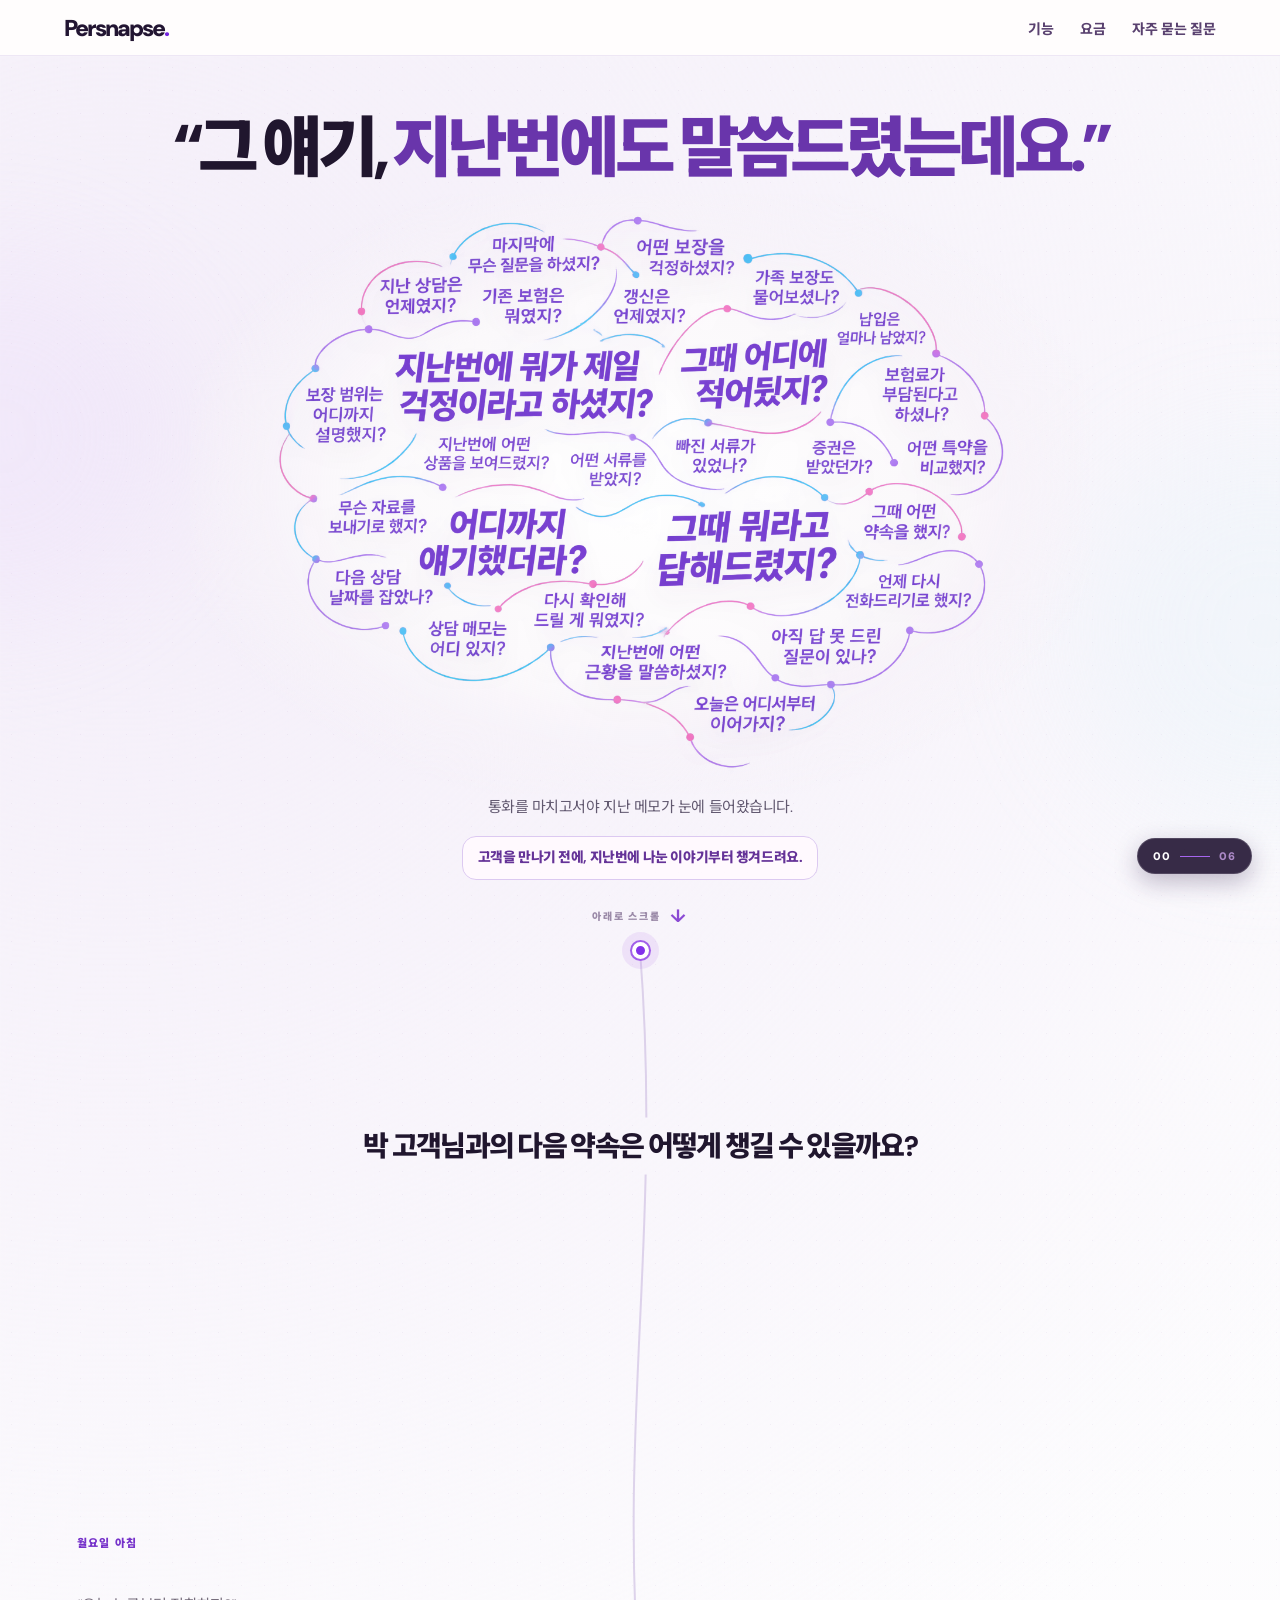
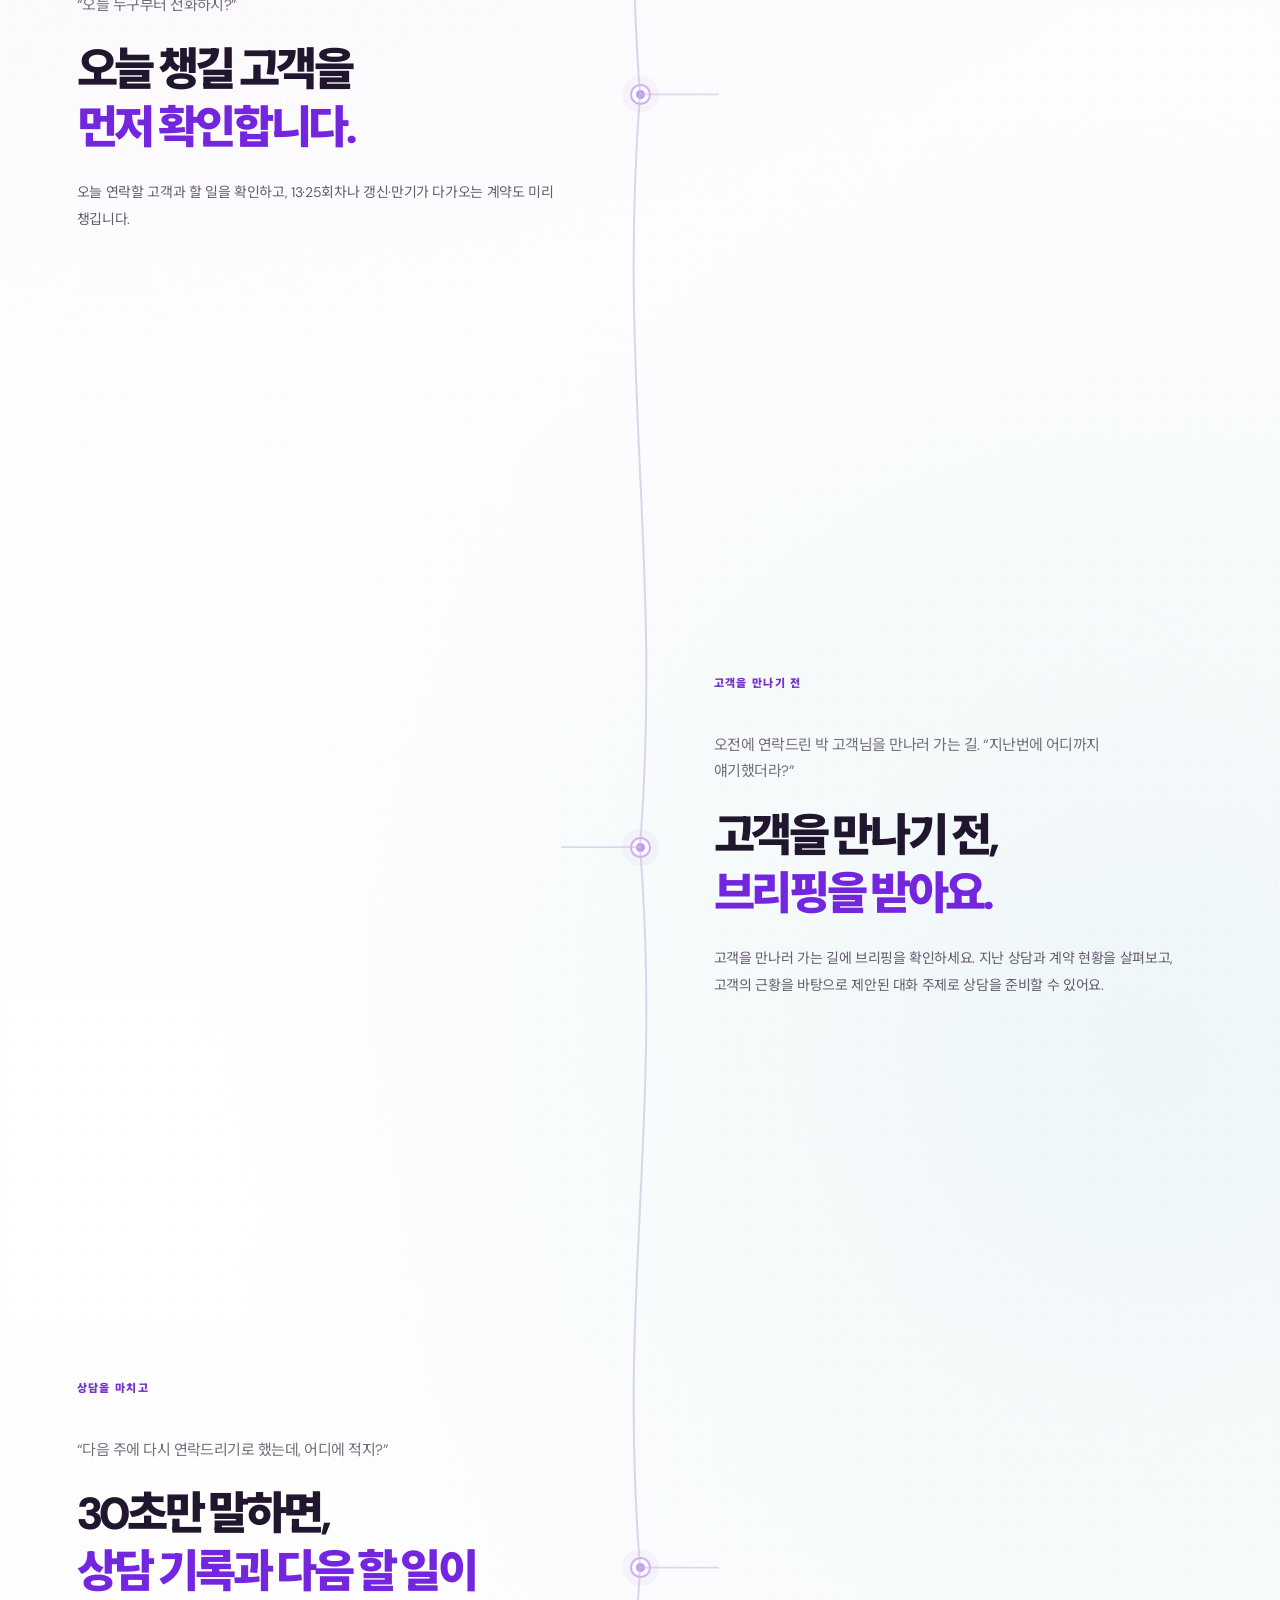
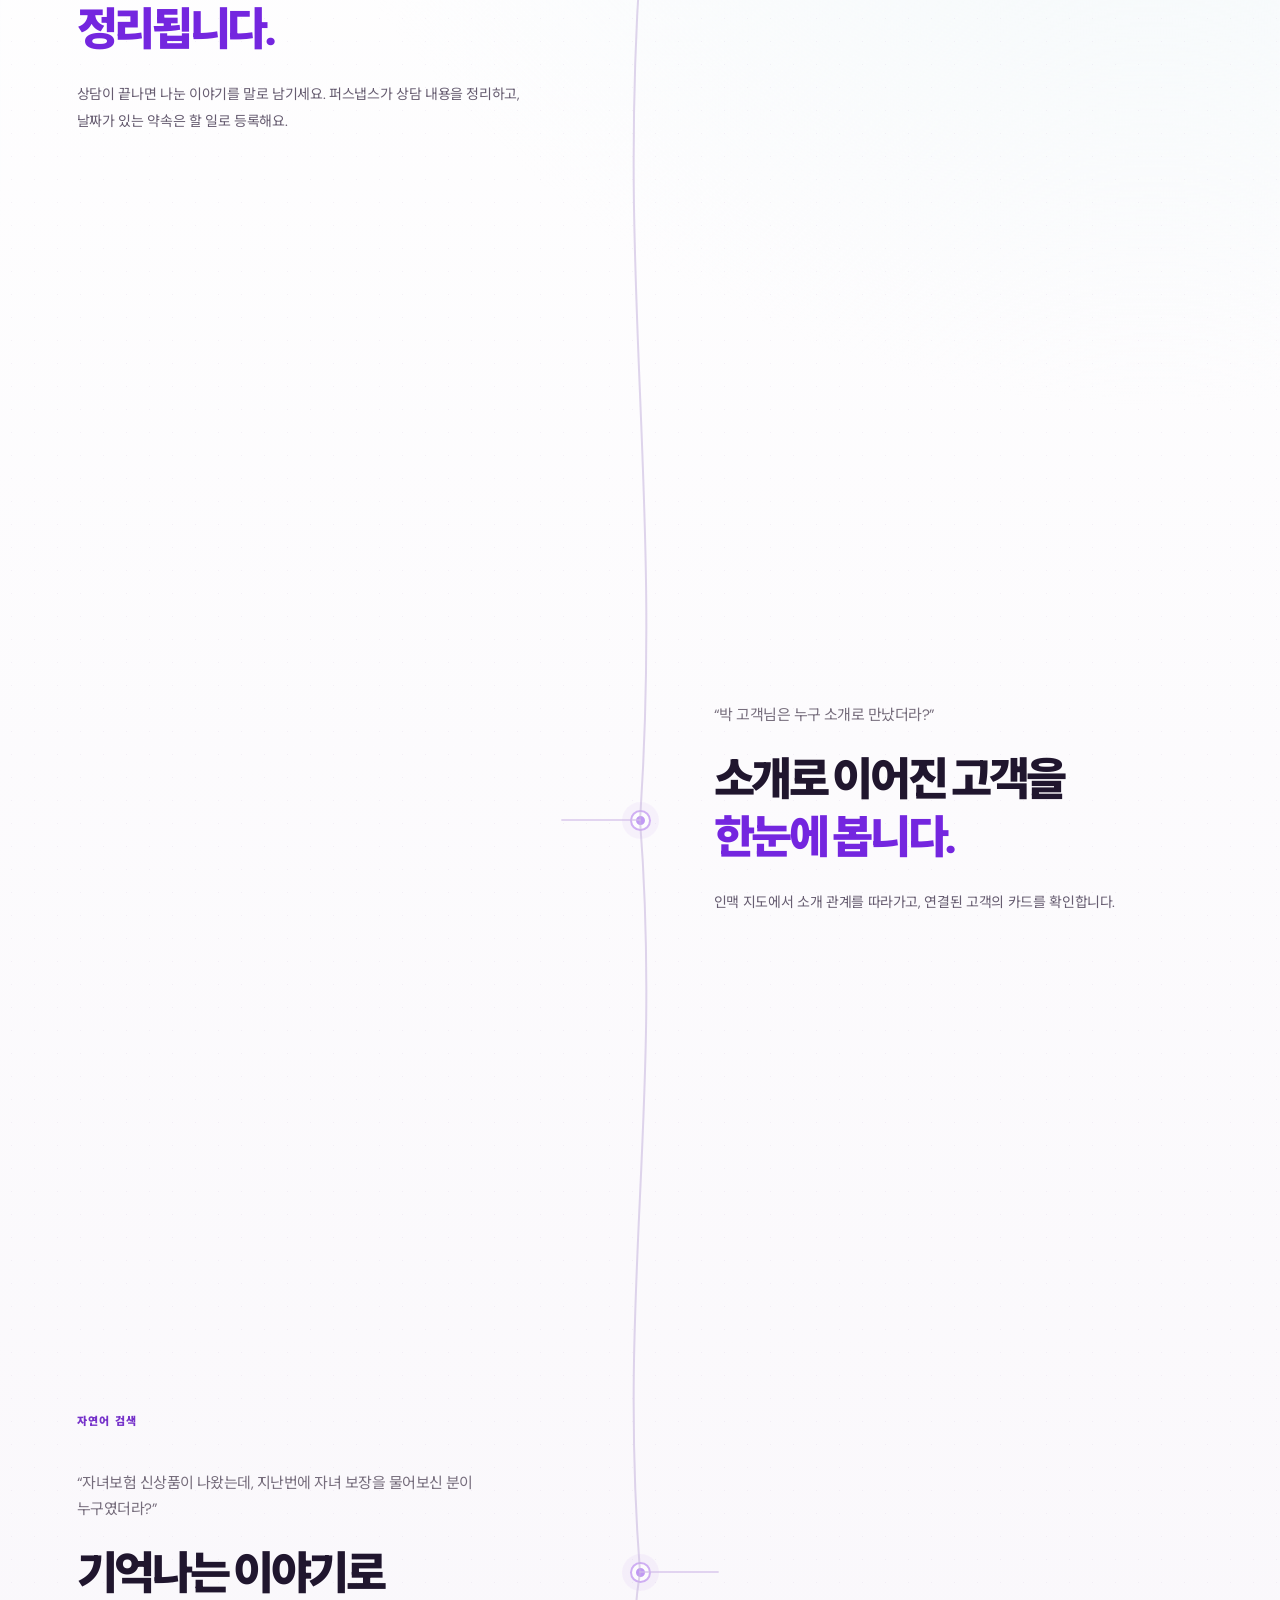
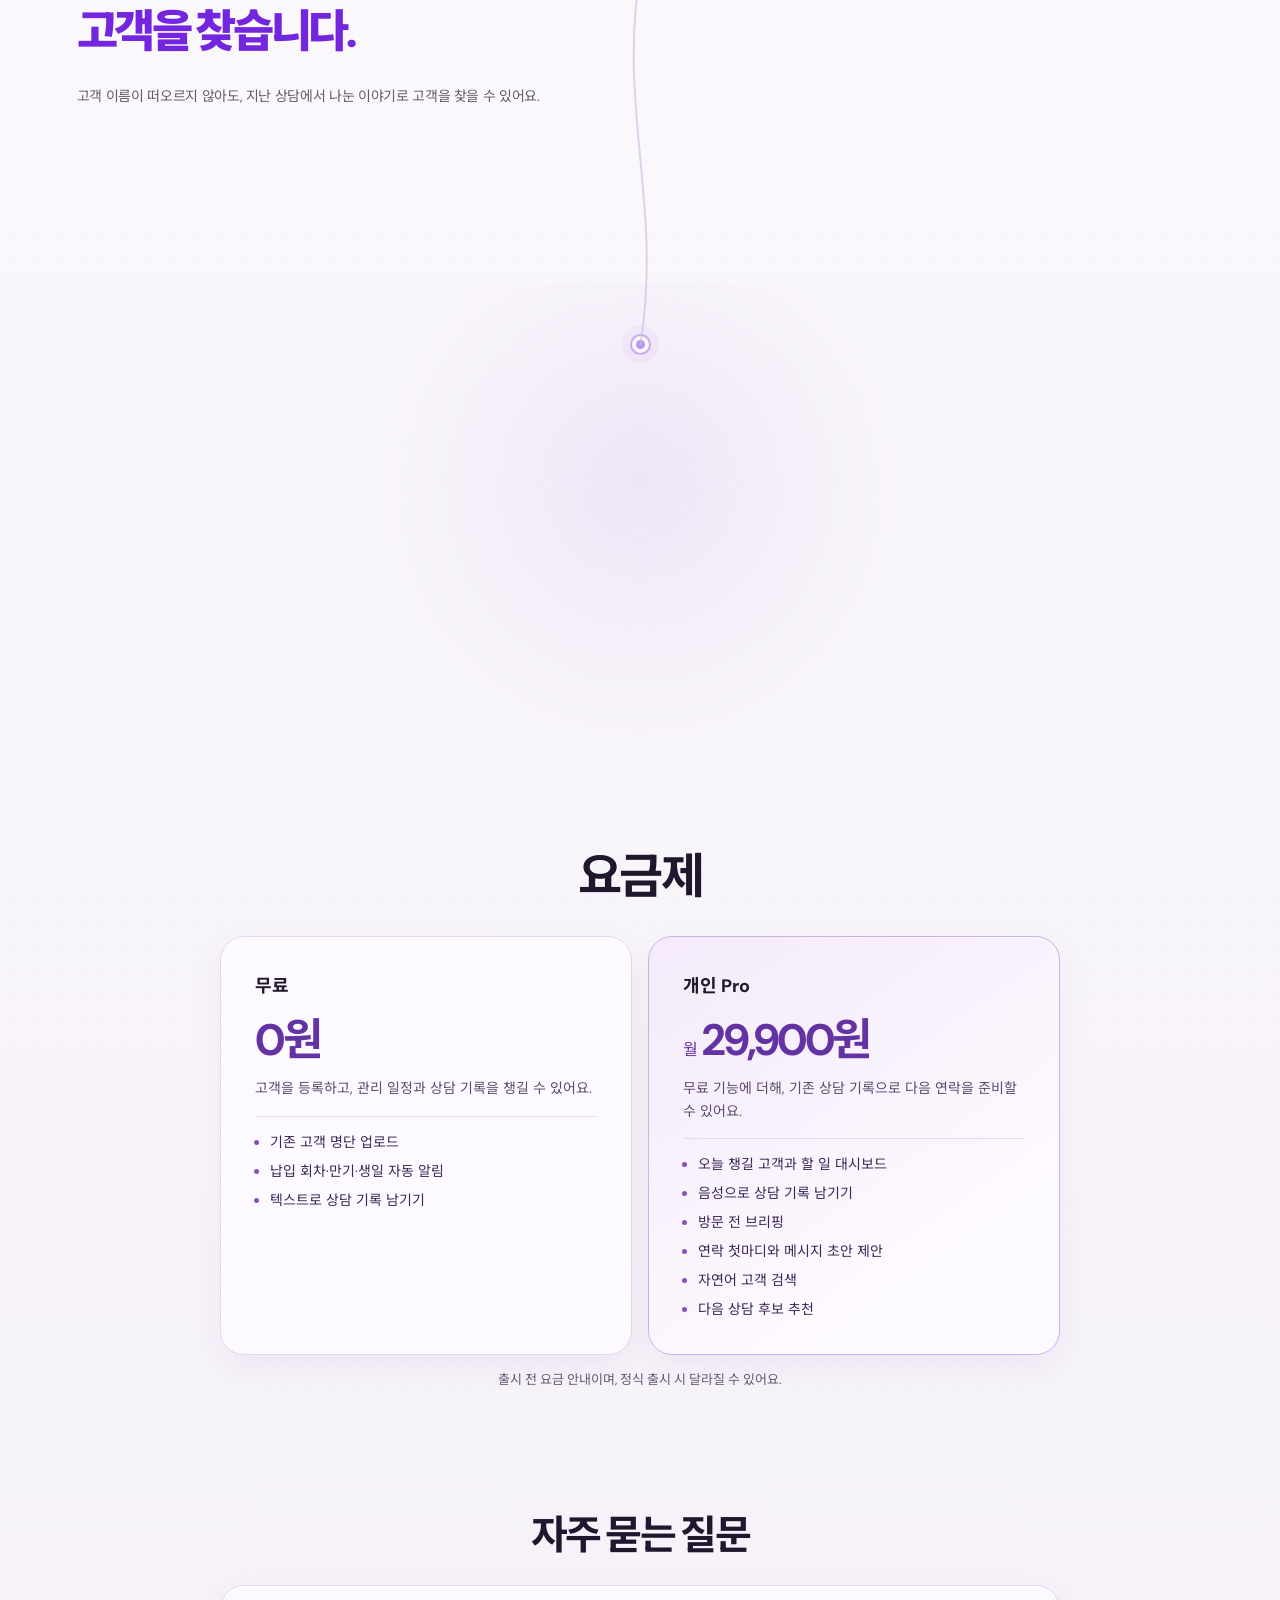
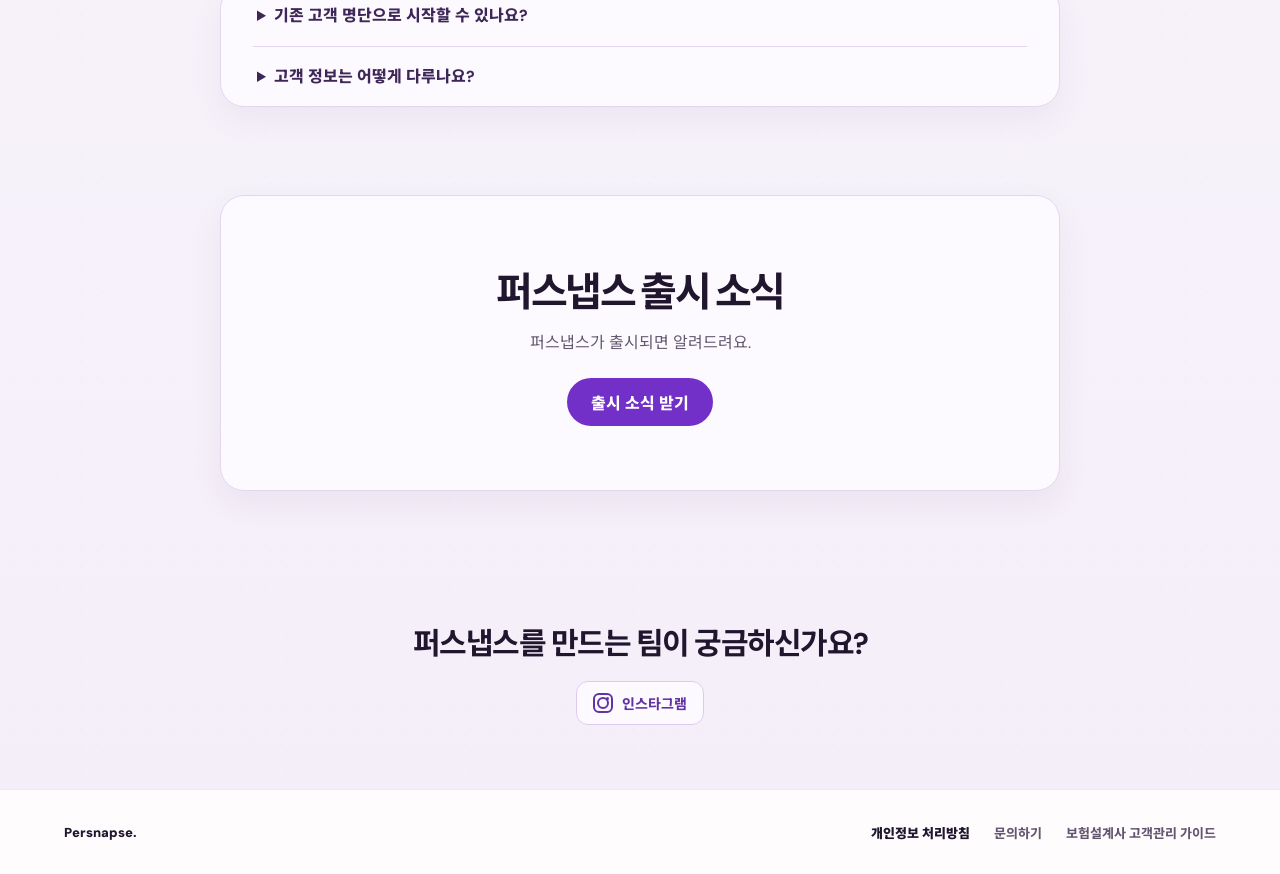
<file: index.html>
<!doctype html>
<html lang="ko">
<head>
  <meta charset="utf-8">
  <meta name="viewport" content="width=device-width, initial-scale=1">
  <meta name="theme-color" content="#f7f5fc">
  <meta name="description" content="퍼스냅스는 보험설계사를 위한 AI 고객관리 앱입니다. 오늘 연락할 고객과 지난 상담, 다음 약속을 한곳에서 챙기세요.">
  <title>퍼스냅스(Persnapse) | 보험설계사 고객관리 앱</title>
  <link rel="canonical" href="https://landing.persnapse.com/">
  <meta name="naver-site-verification" content="33c5e70263de8df2272b46dc8e3a655262a561d4">
  <link rel="icon" href="./favicon.png" type="image/png" sizes="96x96">
  <meta property="og:site_name" content="퍼스냅스">
  <meta property="og:title" content="퍼스냅스(Persnapse) | 보험설계사 고객관리 앱">
  <meta property="og:description" content="퍼스냅스는 보험설계사를 위한 AI 고객관리 앱입니다. 오늘 연락할 고객과 지난 상담, 다음 약속을 한곳에서 챙기세요.">
  <meta property="og:type" content="website">
  <meta property="og:url" content="https://landing.persnapse.com/">
  <script type="application/ld+json">
    {
      "@context": "https://schema.org",
      "@type": "WebSite",
      "name": "퍼스냅스",
      "alternateName": "Persnapse",
      "url": "https://landing.persnapse.com/"
    }
  </script>
  <link rel="stylesheet" href="./concept-01-flow/styles.css?v=mobile-signal-layer">
  <script src="./concept-01-flow/app.js?v=mobile-signal-destination" defer></script>
</head>
<body>
  <header class="topbar">
    <a class="brand" href="#top" aria-label="퍼스냅스 처음으로">Persnapse<span>.</span></a>
    <nav class="topbar-nav" aria-label="페이지 바로가기">
      <a href="#scene-1">기능</a>
      <a href="#pricing-title">요금</a>
      <a href="#faq-title">자주 묻는 질문</a>
    </nav>
  </header>

  <div class="landing-surface">
  <main class="story" id="story">
    <svg class="thread" id="thread" aria-hidden="true" preserveAspectRatio="none">
      <defs>
        <filter id="thread-glow" x="-100%" y="-100%" width="300%" height="300%"><feGaussianBlur stdDeviation="5"/></filter>
        <linearGradient id="active-gradient" gradientUnits="userSpaceOnUse" x1="0" y1="0" x2="0" y2="1"><stop stop-color="#b86aff"/><stop offset=".55" stop-color="#7223e9"/><stop offset="1" stop-color="#35b4c6"/></linearGradient>
        <mask id="thread-text-mask" maskUnits="userSpaceOnUse" maskContentUnits="userSpaceOnUse"></mask>
      </defs>
      <g mask="url(#thread-text-mask)">
      <path class="thread-base" id="thread-base"></path>
      <path class="thread-halo" id="thread-halo"></path>
      <path class="thread-active" id="thread-active"></path>
      <g id="thread-branches"></g>
      <circle class="pulse-halo" id="pulse-halo" r="13"></circle>
      <circle class="pulse-core" id="pulse-core" r="6"></circle>
      <circle class="branch-pulse" id="branch-pulse" r="5"></circle>
      </g>
    </svg>
    <div class="mobile-signal" aria-hidden="true">
      <span class="mobile-signal-tail"></span>
      <span class="mobile-signal-point"></span>
    </div>

    <section class="hero" id="top" data-scene="0" aria-labelledby="hero-title">
      <div class="hero-glow glow-left" aria-hidden="true"></div>
      <div class="hero-glow glow-right" aria-hidden="true"></div>
      <div class="hero-stage">
        <div class="hero-intro">
          <h1 id="hero-title" style="text-wrap: balance;">“그 얘기, <em>지난번에도 말씀드렸는데요.”</em></h1>
        </div>

        <figure class="brain-problem">
          <img class="problem-brain-image" src="./concept-02-assets/hero-thought-brain-conversation-v14.png" width="1536" height="1024" alt="고객이 무엇을 걱정했는지, 어디까지 이야기했는지 떠올리는 설계사의 생각이 뇌 모양을 이룬 그림">
        </figure>

        <div class="hero-detail">
          <p>통화를 마치고서야 지난 메모가 눈에 들어왔습니다.</p>
          <p class="hero-answer">고객을 만나기 전에, 지난번에 나눈 이야기부터 챙겨드려요.</p>
        </div>
      </div>
      <div class="hero-tail"><span class="scroll-hint">아래로 스크롤 <b aria-hidden="true">↓</b></span><span class="anchor" id="anchor-0" aria-hidden="true"></span></div>
    </section>

    <section class="story-intro">
      <p>박 고객님과의 다음 약속은 어떻게 챙길 수 있을까요?</p>
    </section>

    <section class="chapter" id="scene-1" data-scene="1" aria-labelledby="scene-1-title">
      <div class="chapter-copy">
        <div class="chapter-top"><span class="chapter-number">월요일 아침</span></div>
        <p class="before-action">“오늘 누구부터 전화하지?”</p>
        <h2 id="scene-1-title">오늘 챙길 고객을<br><em>먼저 확인합니다.</em></h2>
        <p class="feature-copy">오늘 연락할 고객과 할 일을 확인하고, 13·25회차나 갱신·만기가 다가오는 계약도 미리 챙깁니다.</p>
      </div>
      <span class="anchor chapter-anchor" id="anchor-1" aria-hidden="true"></span>
      <span class="anchor mobile-card-point" aria-hidden="true"></span>
      <div class="chapter-art journey-art customer-preview reveal">
        <span class="art-port" aria-hidden="true"></span>
        <div class="customer-preview-panel">
          <h3>오늘 연락할 고객</h3>
          <ul class="customer-list">
            <li class="customer-featured"><span class="customer-initial" aria-hidden="true">박</span><strong>박 고객님</strong><span class="customer-reason">오늘 할 일 · 보험 서류 확인</span>
          <dl class="customer-history dashboard-detail">
            <div><dt>지난 약속</dt><dd>보내주신 보험 서류에 빠진 항목이 있는지 확인해 드리기로 했어요.</dd></div>
            <div><dt>첫마디 제안</dt><dd>“박 고객님, 지난번 보내주신 보험 서류 때문에 연락드렸어요.”</dd></div>
          </dl>
            </li>
            <li><span class="customer-initial" aria-hidden="true">김</span><strong>김 고객님</strong><span class="customer-reason">생일 당일</span></li>
            <li><span class="customer-initial" aria-hidden="true">이</span><strong>이 고객님</strong><span class="customer-reason">100일 무연락</span></li>
          </ul>

          <h4 class="contract-heading">관리가 필요한 고객</h4>
          <ul class="customer-list">
            <li><span class="customer-initial" aria-hidden="true">최</span><strong>최 고객님</strong><span class="customer-reason">25회차 D-7</span></li>
            <li><span class="customer-initial" aria-hidden="true">정</span><strong>정 고객님</strong><span class="customer-reason">자동차보험 갱신 D-30</span></li>
          </ul>
        </div>
        <small class="customer-preview-note">가상 고객 데이터로 구성한 사용 예시</small>
      </div>
    </section>

    <section class="chapter chapter-flip" id="scene-2" data-scene="2" aria-labelledby="scene-2-title">
      <div class="chapter-copy">
        <div class="chapter-top"><span class="chapter-number">고객을 만나기 전</span></div>
        <p class="before-action">오전에 연락드린 박 고객님을 만나러 가는 길. “지난번에 어디까지 얘기했더라?”</p>
        <h2 id="scene-2-title">고객을 만나기 전,<br><em>브리핑을 받아요.</em></h2>
        <p class="feature-copy">고객을 만나러 가는 길에 브리핑을 확인하세요. 지난 상담과 계약 현황을 살펴보고, 고객의 근황을 바탕으로 제안된 대화 주제로 상담을 준비할 수 있어요.</p>
      </div>
      <span class="anchor chapter-anchor" id="anchor-2" aria-hidden="true"></span>
      <span class="anchor mobile-card-point" aria-hidden="true"></span>
      <div class="chapter-art journey-art reveal">
        <span class="art-port" aria-hidden="true"></span>
        <div class="customer-preview-panel">
          <h3>박 고객님 · 방문 전 브리핑</h3>
          <dl class="customer-history">
            <div><dt>지난 상담 요약</dt><dd>보험 서류를 확인해 드리기로 했어요. 박 고객님은 카페 오픈을 준비 중이라고 하셨어요.</dd></div>
            <div><dt>계약 현황</dt><dd>기존 보험 계약 1건 유지 중 · 13회차 당일</dd></div>
            <div><dt>오늘 나눌 이야기</dt><dd>“지난번에 카페 오픈 준비 중이라고 하셨죠. 오픈은 잘하셨어요?”</dd></div>
          </dl>
        </div>
        <small class="customer-preview-note">가상 고객 데이터로 구성한 사용 예시</small>
      </div>
    </section>

    <section class="chapter" id="scene-3" data-scene="3" aria-labelledby="scene-3-title">
      <div class="chapter-copy">
        <div class="chapter-top"><span class="chapter-number">상담을 마치고</span></div>
        <p class="before-action">“다음 주에 다시 연락드리기로 했는데, 어디에 적지?”</p>
        <h2 id="scene-3-title">30초만 말하면,<br><em>상담 기록과 다음 할 일이 정리됩니다.</em></h2>
        <p class="feature-copy">상담이 끝나면 나눈 이야기를 말로 남기세요. 퍼스냅스가 상담 내용을 정리하고, 날짜가 있는 약속은 할 일로 등록해요.</p>
      </div>
      <span class="anchor chapter-anchor" id="anchor-3" aria-hidden="true"></span>
      <span class="anchor mobile-card-point" aria-hidden="true"></span>
      <div class="chapter-art journey-art reveal">
        <span class="art-port" aria-hidden="true"></span>
        <div class="customer-preview-panel">
          <h3>박 고객님 · 상담 기록</h3>
          <dl class="customer-history">
            <div><dt>말로 남긴 내용</dt><dd>“박 고객님이 오늘 서류 한 장 더 주셨어. 같이 확인해서 다음 주 화요일에 결과 알려드리기로 했어. 카페는 지난주에 오픈했대.”</dd></div>
            <div><dt>정리된 상담 기록</dt><dd>오늘 받은 서류를 기존 서류와 함께 확인하기로 했어요.</dd></div>
            <div><dt>등록된 할 일 · 다음 주 화요일</dt><dd>보험 서류 확인 결과 안내</dd></div>
            <div><dt>약속한 날</dt><dd>다음 주 화요일, 오늘 연락할 고객 목록에 ‘보험 서류 확인 결과 안내’가 다시 떠요.</dd></div>
          </dl>
          <div class="profile-save-preview">
            <strong>새로 알게 된 근황 · 카페 오픈</strong>
            <p>고객 프로필에 저장할까요?</p>
            <div class="profile-save-actions">
              <button type="button" disabled>나중에</button>
              <button type="button" disabled>프로필에 저장</button>
            </div>
          </div>
        </div>
        <small class="customer-preview-note">가상 고객 데이터로 구성한 사용 예시</small>
      </div>
    </section>

    <section class="chapter chapter-flip network-chapter" id="scene-4" data-scene="4" aria-labelledby="network-title">
      <div class="chapter-copy">
        <p class="before-action">“박 고객님은 누구 소개로 만났더라?”</p>
        <h2 id="network-title">소개로 이어진 고객을<br><em>한눈에 봅니다.</em></h2>
        <p class="feature-copy">인맥 지도에서 소개 관계를 따라가고, 연결된 고객의 카드를 확인합니다.</p>
      </div>
      <span class="anchor chapter-anchor" id="anchor-4" aria-hidden="true"></span>
      <span class="anchor mobile-card-point" aria-hidden="true"></span>
      <div class="chapter-art journey-art customer-preview reveal">
        <span class="art-port" aria-hidden="true"></span>
        <div class="customer-preview-panel">
        <h3>인맥 지도</h3>
        <p class="network-count">연결된 고객 5명 · 소개로 온 고객 2명</p>
        <p class="network-search"><strong>고객 이름 검색</strong> 박 고객님</p>
        <div class="network-filters"><strong>✓ 전체</strong><span>소개</span><span>가족</span></div>
        <div class="network-example" role="img" aria-label="김 고객님이 박 고객님을 소개한 관계가 강조된 고객 연결 지도">
          <div class="network-links" aria-hidden="true"><i></i><i></i><i></i><i></i></div>
          <span class="network-edge-label" aria-hidden="true">소개 ↗</span>
          <span class="network-node node-kim">김 고객님</span>
          <span class="network-node node-park">박 고객님</span>
          <span class="network-node node-lee">이 고객님</span>
          <span class="network-node node-choi">최 고객님</span>
          <span class="network-node node-jung">정 고객님</span>
        </div>
        <div class="network-customer">
          <strong>김 고객님</strong>
          <span>소개한 고객 1명 · 이어진 계약 2건</span>
          <span>마지막 연락일 · 2026년 11월 19일</span>
          <span class="network-card-label">고객 카드</span>
        </div>
        </div>
        <small class="customer-preview-note">가상 고객 데이터로 구성한 사용 예시</small>
      </div>
    </section>
    <section class="chapter" id="scene-5" data-scene="5" aria-labelledby="scene-5-title">
      <div class="chapter-copy">
        <div class="chapter-top"><span class="chapter-number">자연어 검색</span></div>
        <p class="before-action">“자녀보험 신상품이 나왔는데, 지난번에 자녀 보장을 물어보신 분이 누구였더라?”</p>
        <h2 id="scene-5-title">기억나는 이야기로<br><em>고객을 찾습니다.</em></h2>
        <p class="feature-copy">고객 이름이 떠오르지 않아도, 지난 상담에서 나눈 이야기로 고객을 찾을 수 있어요.</p>
      </div>
      <span class="anchor chapter-anchor" id="anchor-5" aria-hidden="true"></span>
      <span class="anchor mobile-card-point" aria-hidden="true"></span>
      <div class="chapter-art journey-art reveal">
        <span class="art-port" aria-hidden="true"></span>
        <div class="customer-preview-panel">
          <h3>고객 검색</h3>
          <div class="customer-search-query">
            <span class="customer-search-icon" aria-hidden="true"></span>
            <span>자녀보험 신상품을 안내할 만한 고객은?</span>
          </div>
          <p class="customer-search-count">검색 결과 1명</p>
          <div class="customer-search-result">
            <span class="customer-initial" aria-hidden="true">이</span>
            <div>
              <strong>이 고객님</strong>
              <p>지난 상담에서 초등학교 입학을 앞둔 자녀의 보장에 대해 문의했어요.</p>
            </div>
          </div>
        </div>
        <small class="customer-preview-note">가상 고객 데이터로 구성한 사용 예시</small>
      </div>
    </section>

    <section class="finale" id="scene-6" data-scene="6" aria-labelledby="final-title">
      <span class="anchor finale-anchor" id="anchor-6" aria-hidden="true"></span>
      <div class="finale-content reveal">
        <h2 id="final-title">보험 영업에만<br><em>열정을 쏟을 수 있게.</em></h2>
        <p>오늘 챙길 고객과 지난 약속은 퍼스냅스에서 확인하고, 고객과의 대화에 집중하세요.</p>
        <div class="finale-connection"><span>설계사</span><i></i><b aria-hidden="true">✦</b><i></i><span>고객</span></div>
      </div>
    </section>
    <div class="landing-ending">

      <section class="pricing-preview" aria-labelledby="pricing-title">
        <h2 id="pricing-title">요금제</h2>
        <div class="pricing-preview-grid">
          <article class="pricing-preview-card">
            <h3>무료</h3>
            <p class="pricing-price"><strong>0원</strong></p>
            <p class="pricing-summary">고객을 등록하고, 관리 일정과 상담 기록을 챙길 수 있어요.</p>
            <ul class="pricing-features">
              <li>기존 고객 명단 업로드</li>
              <li>납입 회차·만기·생일 자동 알림</li>
              <li>텍스트로 상담 기록 남기기</li>
            </ul>
          </article>
          <article class="pricing-preview-card pricing-preview-pro">
            <h3>개인 Pro</h3>
            <p class="pricing-price">월 <strong>29,900원</strong></p>
            <p class="pricing-summary">무료 기능에 더해, 기존 상담 기록으로 다음 연락을 준비할 수 있어요.</p>
            <ul class="pricing-features">
              <li>오늘 챙길 고객과 할 일 대시보드</li>
              <li>음성으로 상담 기록 남기기</li>
              <li>방문 전 브리핑</li>
              <li>연락 첫마디와 메시지 초안 제안</li>
              <li>자연어 고객 검색</li>
              <li>다음 상담 후보 추천</li>
            </ul>
          </article>
        </div>
        <p class="pricing-note">출시 전 요금 안내이며, 정식 출시 시 달라질 수 있어요.</p>
      </section>
      <section class="landing-faq" aria-labelledby="faq-title">
        <h2 id="faq-title">자주 묻는 질문</h2>
        <div class="landing-faq-list">
          <details>
            <summary>기존 고객 명단으로 시작할 수 있나요?</summary>
            <p>엑셀 명단이나 보험증권 사진을 올리면 고객과 계약 정보를 정리해 프로필을 만들어요. 계약일이 있는 고객은 13·25회차 납입과 갱신·만기 일정도 자동으로 등록돼요.</p>
          </details>
          <details>
            <summary>고객 정보는 어떻게 다루나요?</summary>
            <p>출시 소식 신청 정보의 수집 항목, 보유 기간, 삭제 요청 방법은 <a href="./privacy.html">개인정보 처리방침</a>에서 확인하세요. 앱에서 다루는 고객 정보에 대해서는 출시 전에 안내하겠습니다.</p>
          </details>
        </div>
      </section>
      <section class="launch-section" aria-labelledby="launch-title">
        <h2 id="launch-title">퍼스냅스 출시 소식</h2>
        <p>퍼스냅스가 출시되면 알려드려요.</p>
        <a class="launch-button" href="https://docs.google.com/forms/d/e/1FAIpQLSdLNgLvdjj-8ZcWIqePJMm3ns5S2bmccjEegJRN87xaPt1RUw/viewform" target="_blank" rel="noopener noreferrer">출시 소식 받기</a>
      </section>
      <section class="team-section" aria-labelledby="team-title">
        <h2 id="team-title">퍼스냅스를 만드는 팀이 궁금하신가요?</h2>
        <a class="team-instagram" href="https://www.instagram.com/persnapse.team/" target="_blank" rel="noopener noreferrer" aria-label="퍼스냅스 인스타그램 (새 탭에서 열기)">
          <span class="instagram-icon" aria-hidden="true"></span>
          인스타그램
        </a>
      </section>
    </div>
  </main>

  <footer class="site-footer">
    <span>Persnapse.</span>
    <nav class="footer-links" aria-label="하단 메뉴">
      <a href="./privacy.html">개인정보 처리방침</a>
      <a href="mailto:jh0813b@gmail.com">문의하기</a>
      <a href="./insurance-customer-management.html">보험설계사 고객관리 가이드</a>
    </nav>
  </footer>
  </div>
  <div class="scene-counter" aria-hidden="true"><span id="counter-now">00</span><i></i><span>06</span></div>
</body>
</html>
</file>
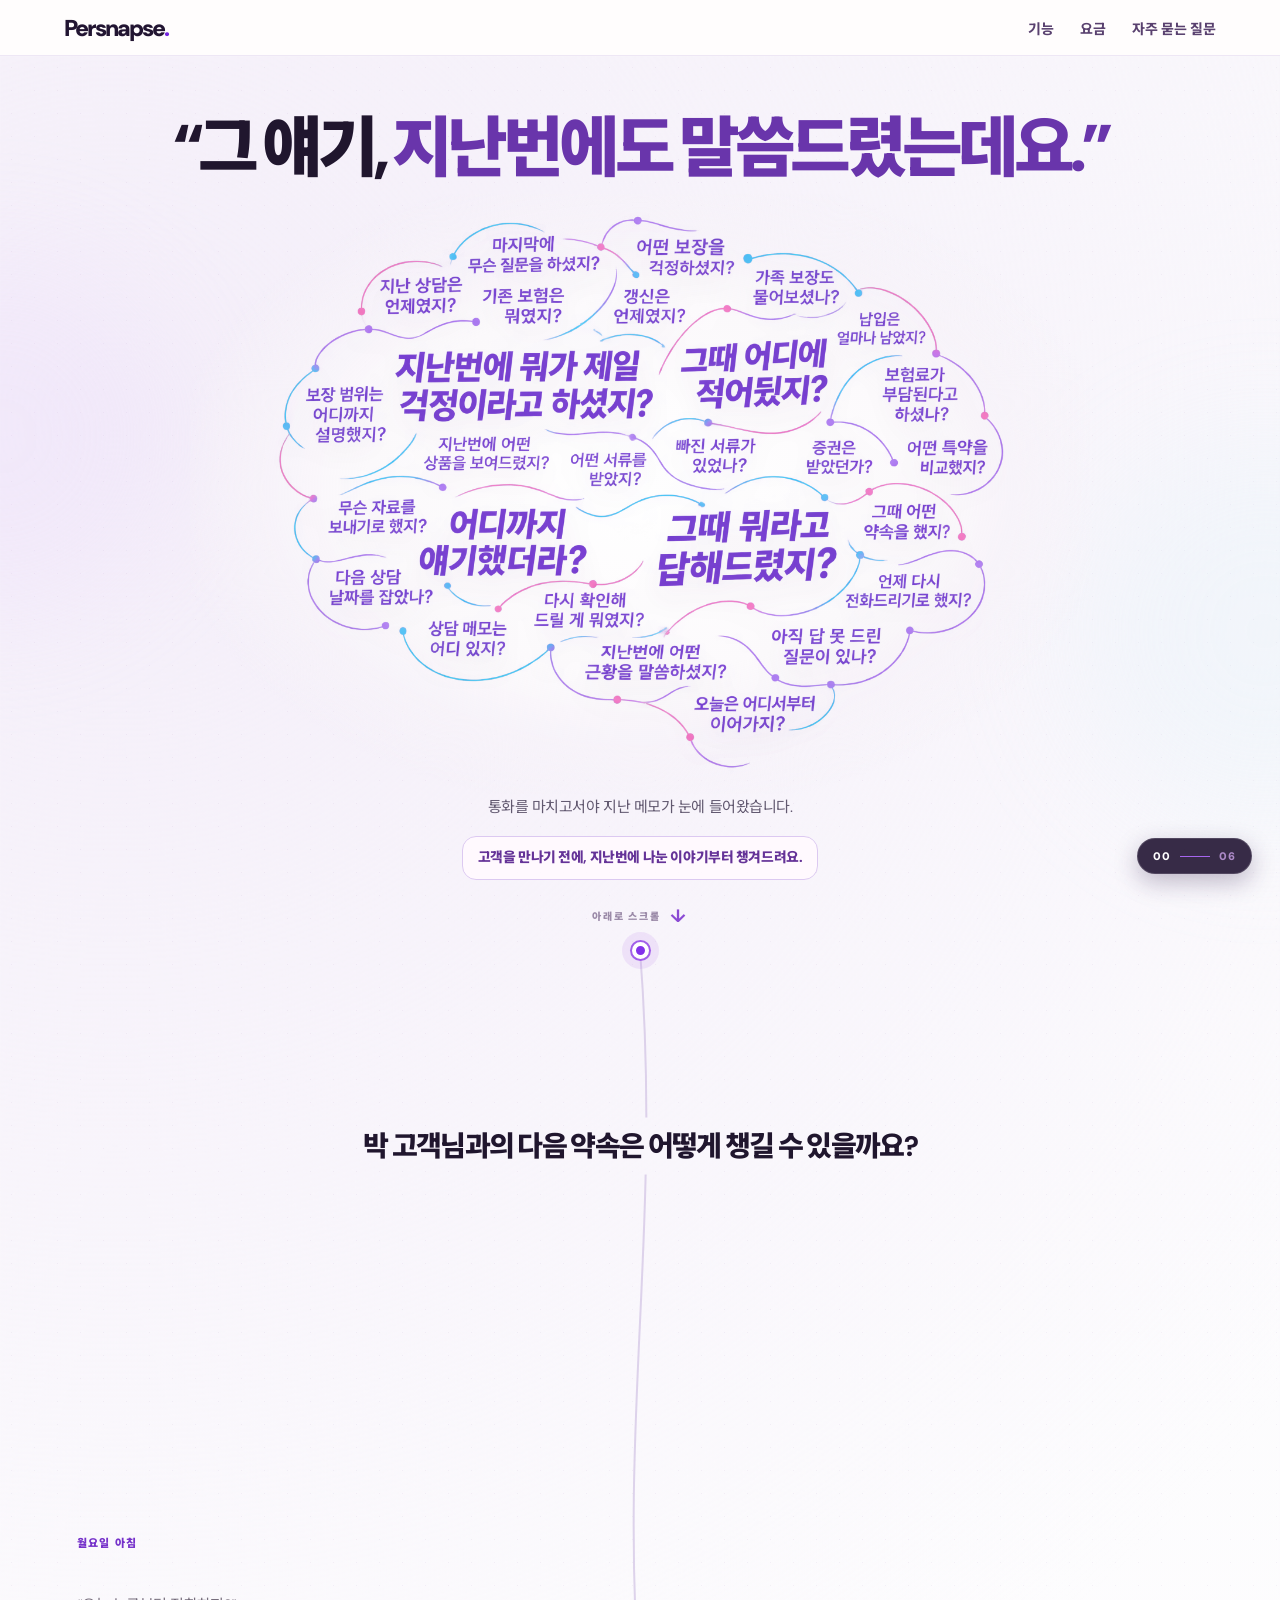
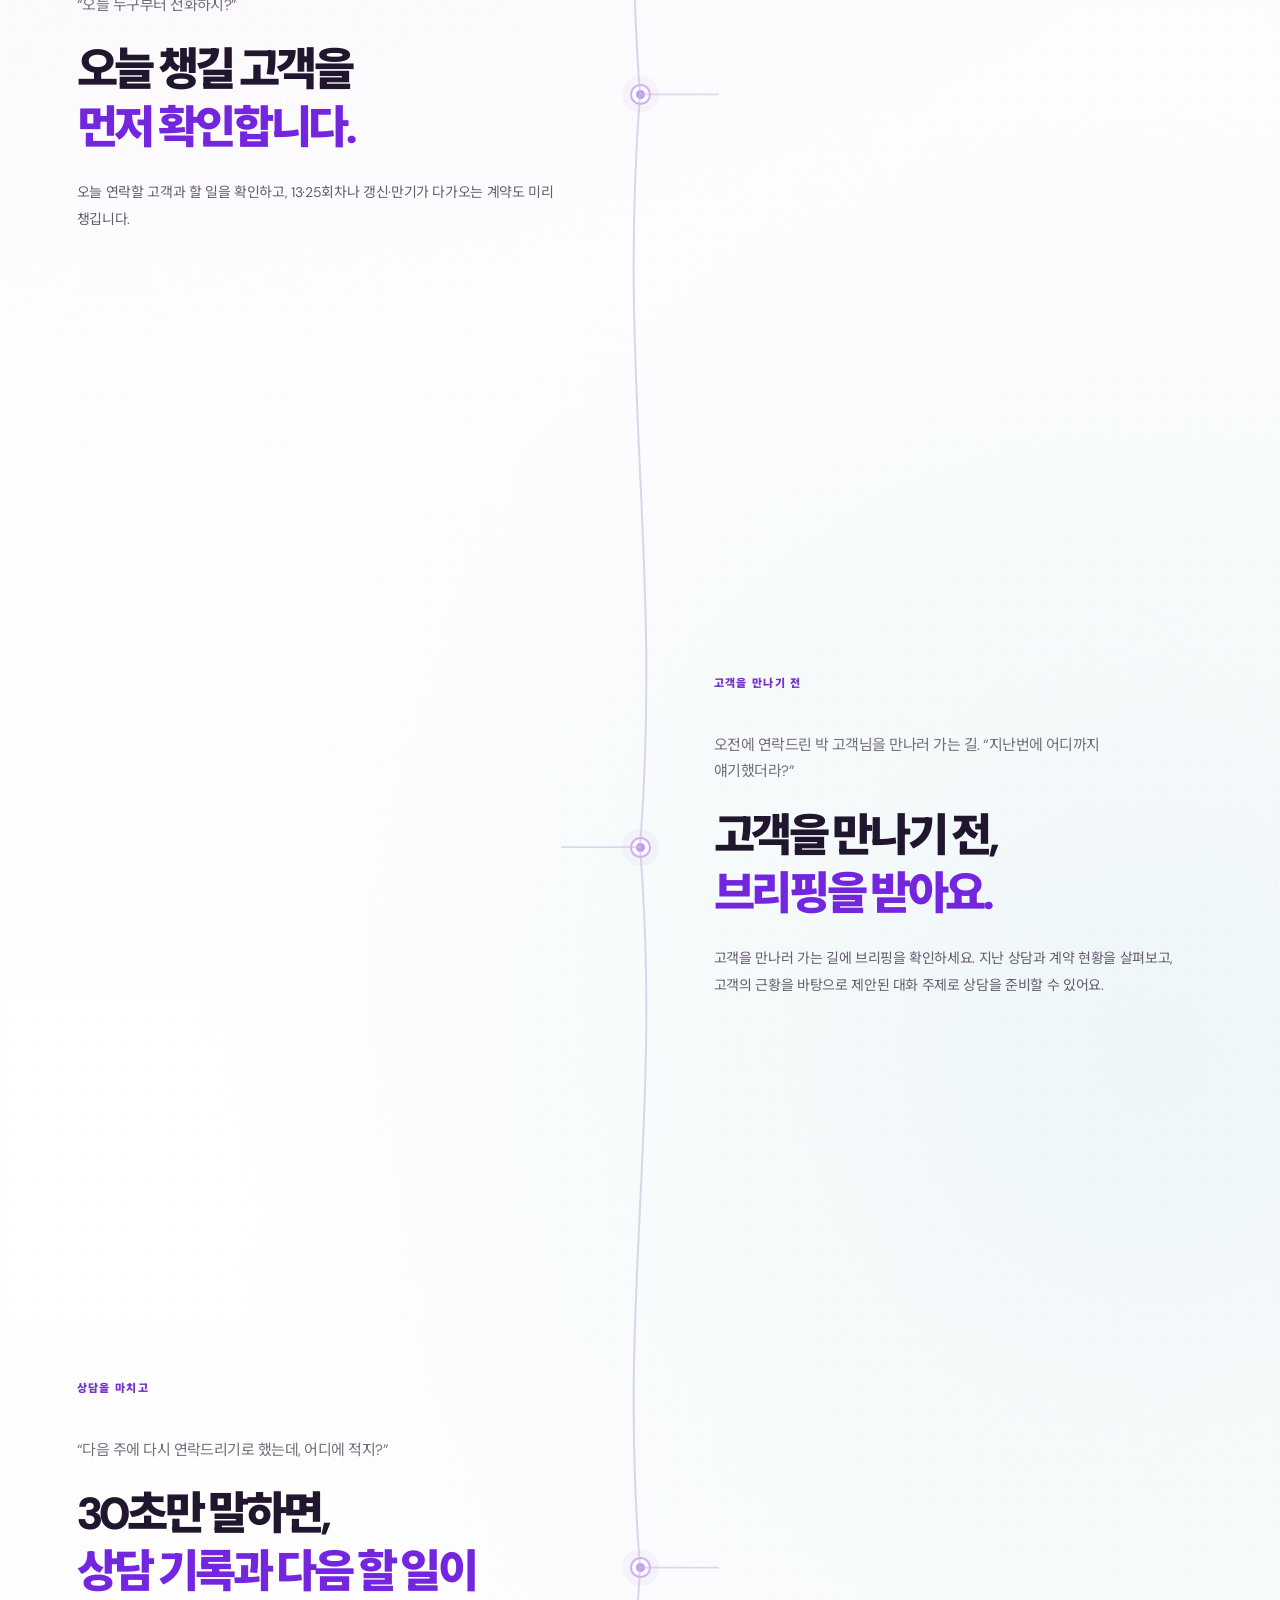
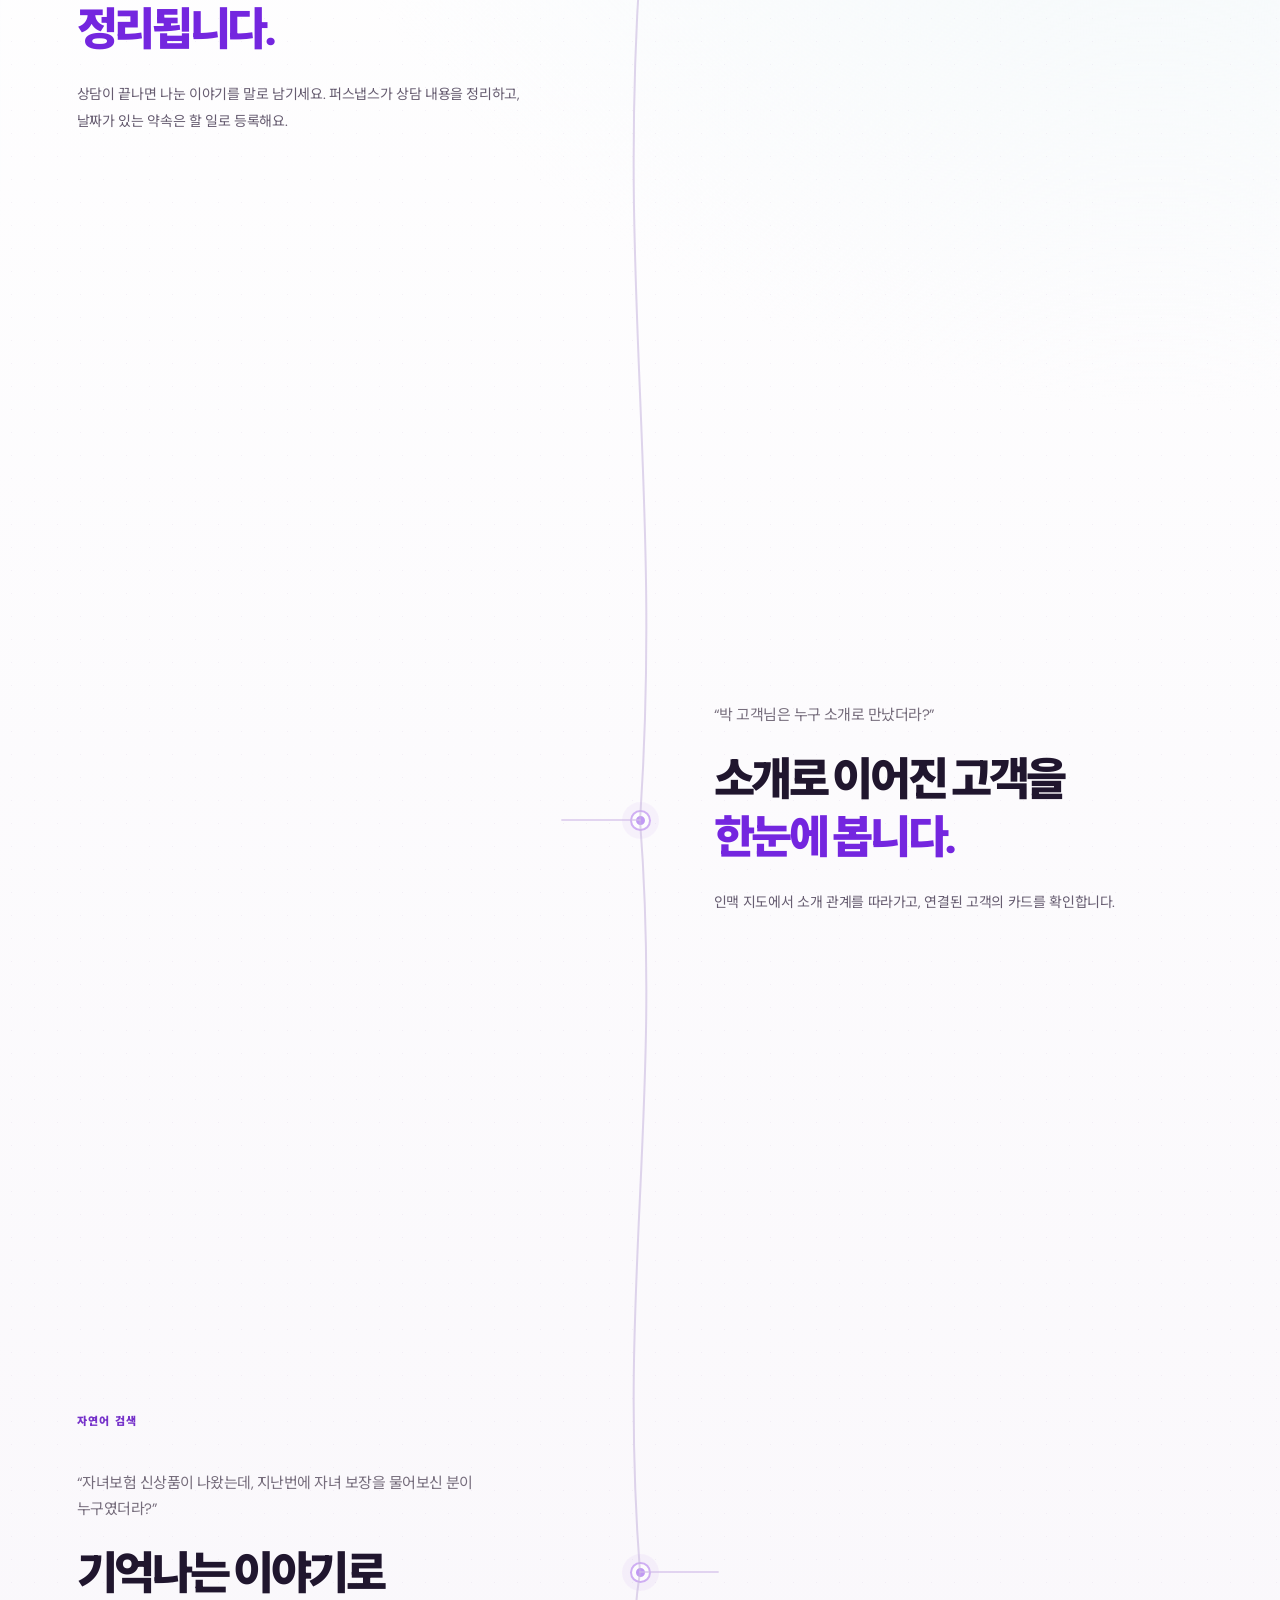
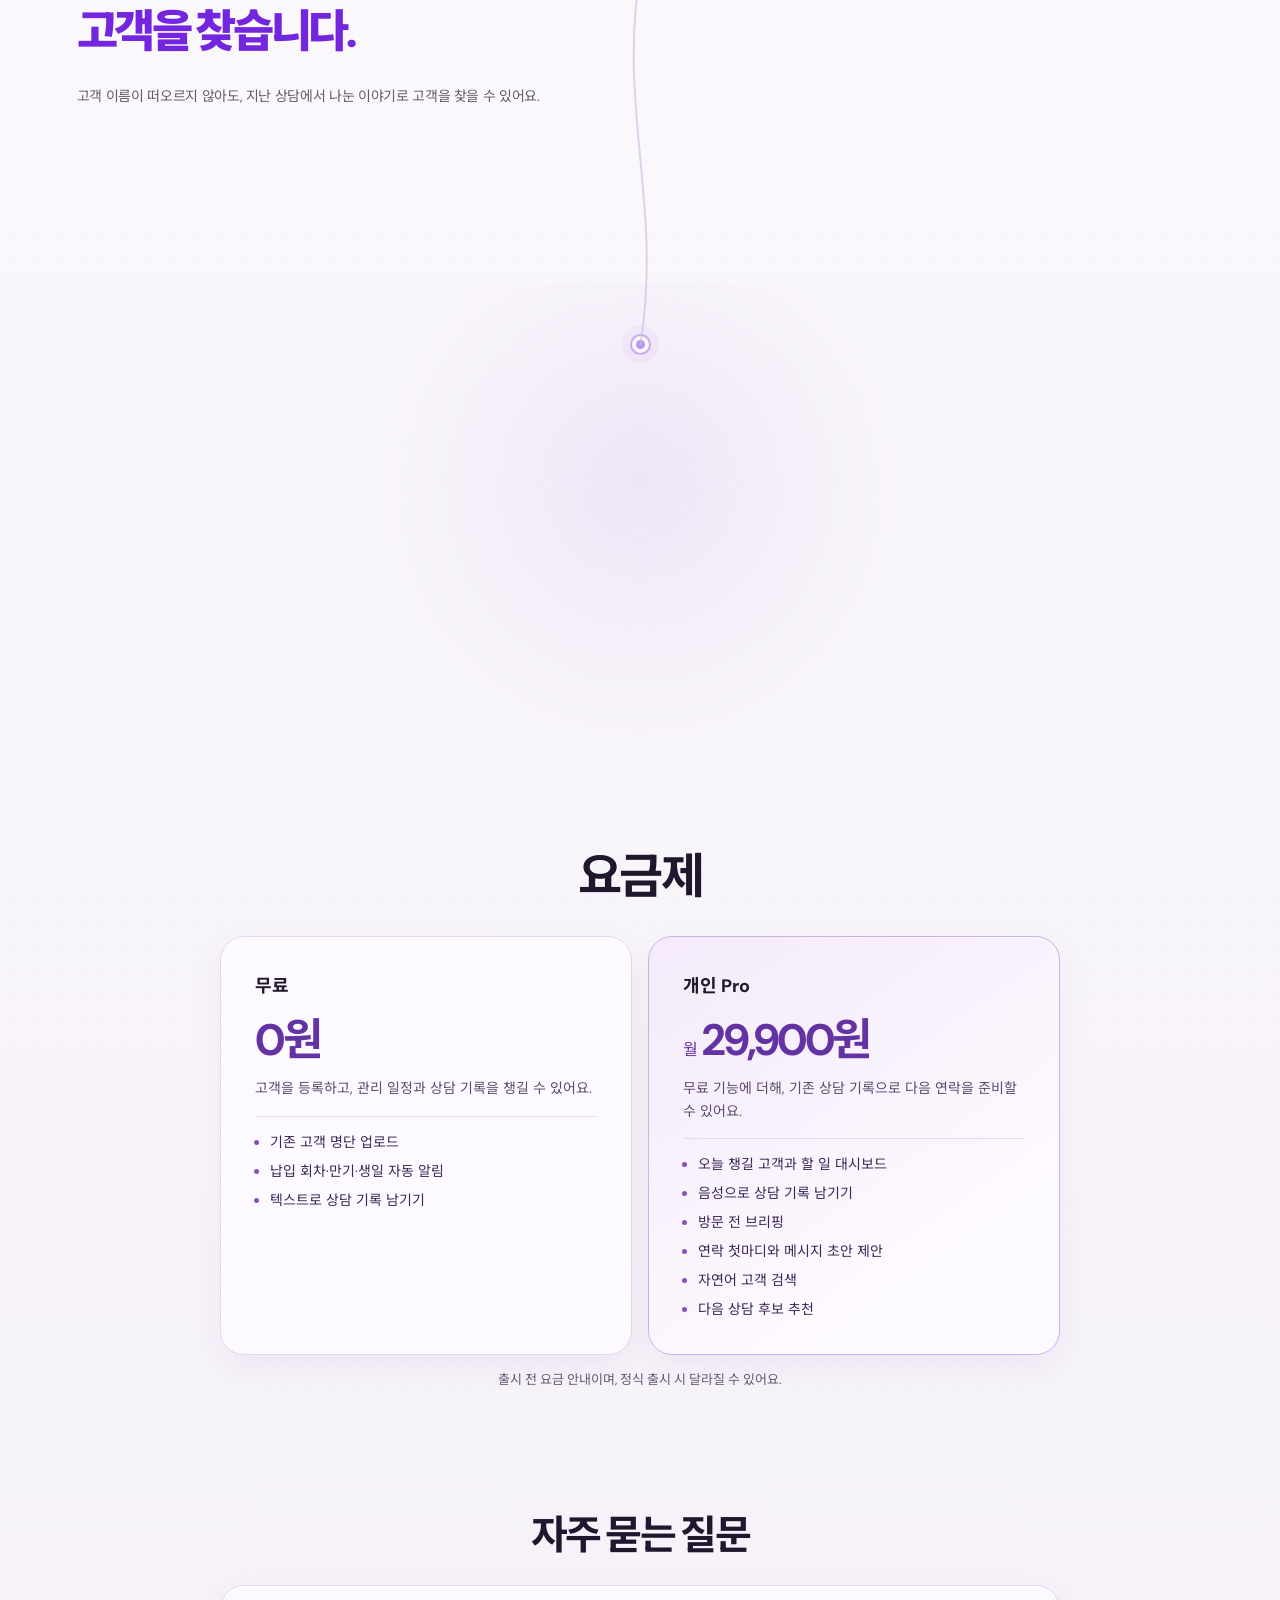
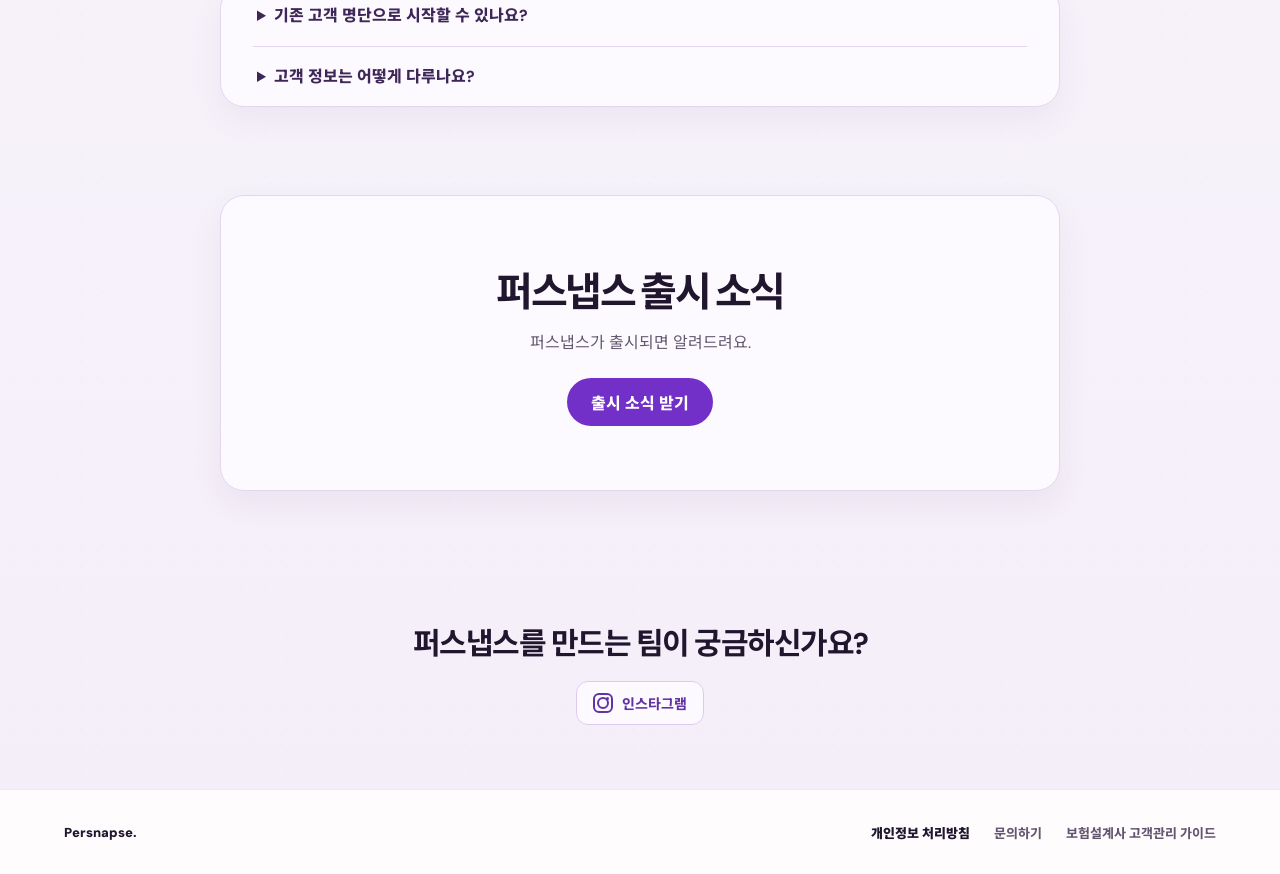
<file: concept-01-flow/index.html>
<!doctype html>
<html lang="ko">
<head>
  <meta charset="utf-8">
  <meta name="viewport" content="width=device-width, initial-scale=1">
  <title>퍼스냅스</title>
  <script>
    const landing = new URL(window.location.href);
    landing.pathname = landing.pathname.replace(/\/concept-01-flow(?:\/index\.html|\/)?$/, '/');
    window.location.replace(landing.href);
  </script>
  <noscript><meta http-equiv="refresh" content="0; url=../"></noscript>
</head>
<body>
  <a href="../">퍼스냅스 랜딩페이지로 이동</a>
</body>
</html>
</file>
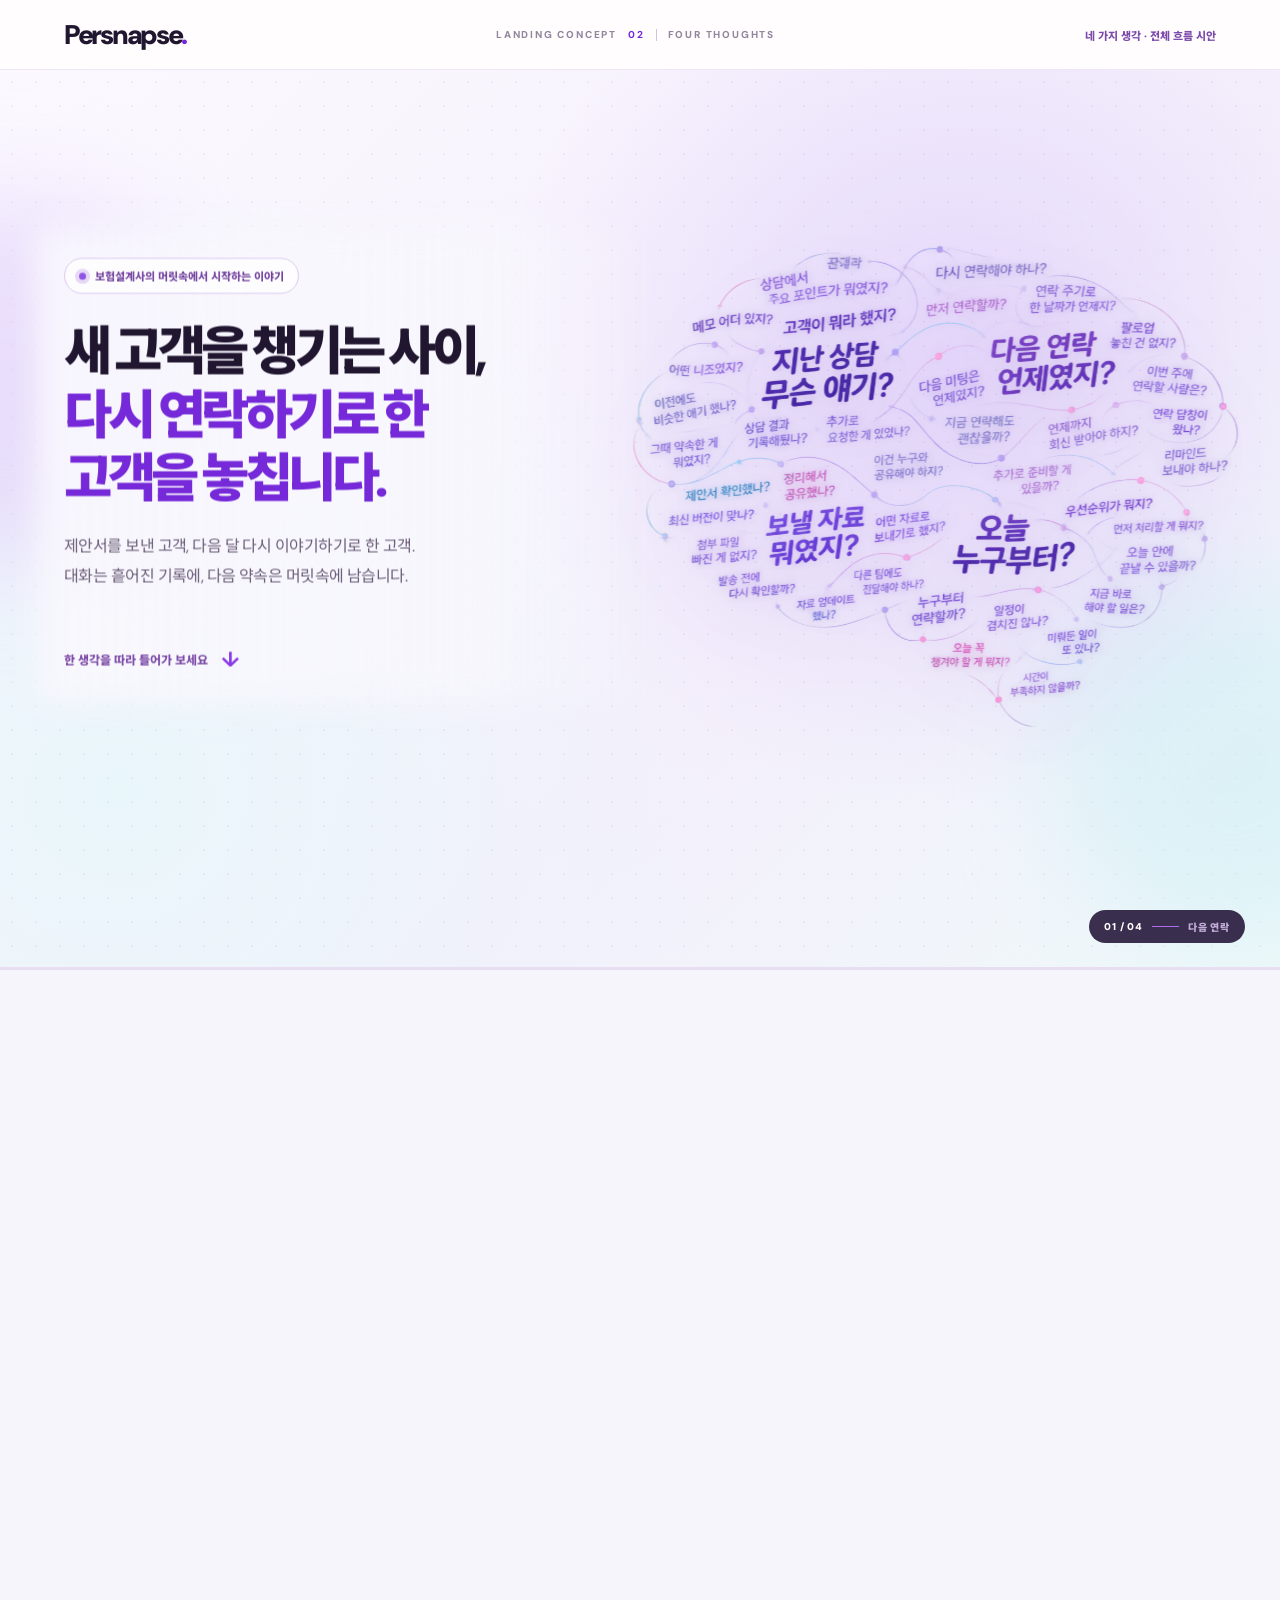
<file: concept-02-full/index.html>
<!doctype html>
<html lang="ko">
<head>
  <meta charset="utf-8">
  <meta name="viewport" content="width=device-width, initial-scale=1">
  <meta name="robots" content="noindex">
  <meta name="theme-color" content="#f7f5fc">
  <meta name="description" content="보험설계사의 네 가지 생각을 따라 들어갔다가 고객과의 연결로 돌아오는 퍼스냅스 랜딩페이지 2안 시안.">
  <title>Persnapse — 생각을 따라, 고객에게 | 랜딩페이지 2안</title>
  <link rel="stylesheet" href="./styles.css?v=20261120-full-8">
  <link rel="stylesheet" href="./continuous.css?v=20261120-share-nav-1">
  <script src="./story-data.js?v=20261120-continuous-17" defer></script>
  <script src="./continuous.js?v=20261120-continuous-17" defer></script>
</head>
<body>
  <header class="topbar">
    <a class="brand" href="#top" aria-label="시안 처음으로">Persnapse<span>.</span></a>
    <span class="concept-label">LANDING CONCEPT <b>02</b> <i></i> FOUR THOUGHTS</span>
    <span class="prototype-label">네 가지 생각 · 전체 흐름 시안</span>
  </header>
  <main>
    <section class="journey" id="top" aria-label="네 가지 생각을 따라 고객에게 돌아오는 이야기">
      <div class="stage" id="stage">
        <div class="ambient ambient-a" aria-hidden="true"></div>
        <div class="ambient ambient-b" aria-hidden="true"></div>
        <div class="depth-grid" aria-hidden="true"></div>

        <div class="hero-copy layer" id="hero-copy">
          <span class="eyebrow"><i></i> 보험설계사의 머릿속에서 시작하는 이야기</span>
          <h1>새 고객을 챙기는 사이,<br><em>다시 연락하기로 한<br>고객을 놓칩니다.</em></h1>
          <p>제안서를 보낸 고객, 다음 달 다시 이야기하기로 한 고객.<br>대화는 흩어진 기록에, 다음 약속은 머릿속에 남습니다.</p>
          <span class="hero-instruction">한 생각을 따라 들어가 보세요 <b aria-hidden="true">↓</b></span>
        </div>
        <div class="topic-label layer" id="topic-label" aria-hidden="true"></div>
        <div class="brain-space" id="brain-space" aria-hidden="true">
          <img src="../concept-02-assets/hero-thought-brain-v2.png" alt="">
          <span class="focus-orbit" id="focus-orbit"></span>
        </div>

        <svg class="depth-route" id="depth-route" viewBox="0 0 1000 1000" preserveAspectRatio="none" aria-hidden="true">
          <g id="depth-planes">
            <ellipse class="depth-plane" cx="500" cy="460" rx="30" ry="30"/>
          </g>
          <path class="depth-route-base" id="route-base" d="M270 930 L500 460"/>
          <path class="depth-route-glow" id="route-glow" d="M270 930 L500 460"/>
          <path class="depth-route-signal" id="route-signal" d="M270 930 L500 460"/>
          <ellipse class="depth-route-source" id="route-source" cx="270" cy="930" rx="12" ry="12"/>
          <ellipse class="depth-route-arrival-halo" id="route-arrival" cx="500" cy="460" rx="12" ry="12"/>
          <ellipse class="depth-route-destination" id="route-destination" cx="500" cy="460" rx="8" ry="8"/>
          <ellipse class="depth-route-halo" id="route-halo" rx="16" ry="16"/>
          <ellipse class="depth-route-dot" id="route-dot" rx="5" ry="5"/>
        </svg>
        <div class="passing-thoughts" id="passing-thoughts" aria-hidden="true"></div>
        <div class="story-layers" id="story-layers"></div>

        <div class="human-scene" id="human-scene" aria-hidden="true">
          <div class="person person-agent"><div class="person-ring"><svg viewBox="0 0 120 120"><circle cx="60" cy="41" r="21"/><path d="M23 105 C23 75 39 65 60 65 S97 75 97 105"/></svg></div><span>보험설계사</span></div>
          <svg class="connection" viewBox="0 0 320 100" preserveAspectRatio="none"><path class="connection-base" d="M8 50 C105 50 120 50 160 50 S236 50 312 50"/><path class="connection-signal" id="final-signal" d="M8 50 C105 50 120 50 160 50 S236 50 312 50"/><circle class="connection-node" cx="160" cy="50" r="8"/></svg>
          <div class="person person-client"><div class="person-ring"><svg viewBox="0 0 120 120"><circle cx="60" cy="41" r="21"/><path d="M23 105 C23 75 39 65 60 65 S97 75 97 105"/></svg></div><span>고객</span></div>
        </div>
        <div class="final-copy layer" id="final-copy">
          <span class="final-kicker">BACK TO THE PEOPLE</span>
          <h2>보험 영업에만<br><em>열정을 쏟을 수 있게.</em></h2>
          <p>지난 대화와 다음 행동을 이어서, 다시 고객에게 집중합니다.</p>
          <nav class="final-actions" aria-label="랜딩페이지 시안 보기"><a class="secondary-action" href="../concept-01-flow/">1안 보기</a><a class="primary-action" href="./">2안 다시 보기</a></nav>
          <div class="final-extra-links"><a href="../">시안 선택 화면</a><a href="https://charming-gaufre-dff6d0.netlify.app/" target="_blank" rel="noopener noreferrer">현재 퍼스냅스 페이지</a></div>
        </div>
        <div class="stage-index" id="stage-index" aria-hidden="true"><span>01 / 04</span><i></i><span>지난 상담</span></div>
        <div class="progress-track" aria-hidden="true"><span id="progress-fill"></span></div>
      </div>
    </section>
  </main>
</body>
</html>
</file>
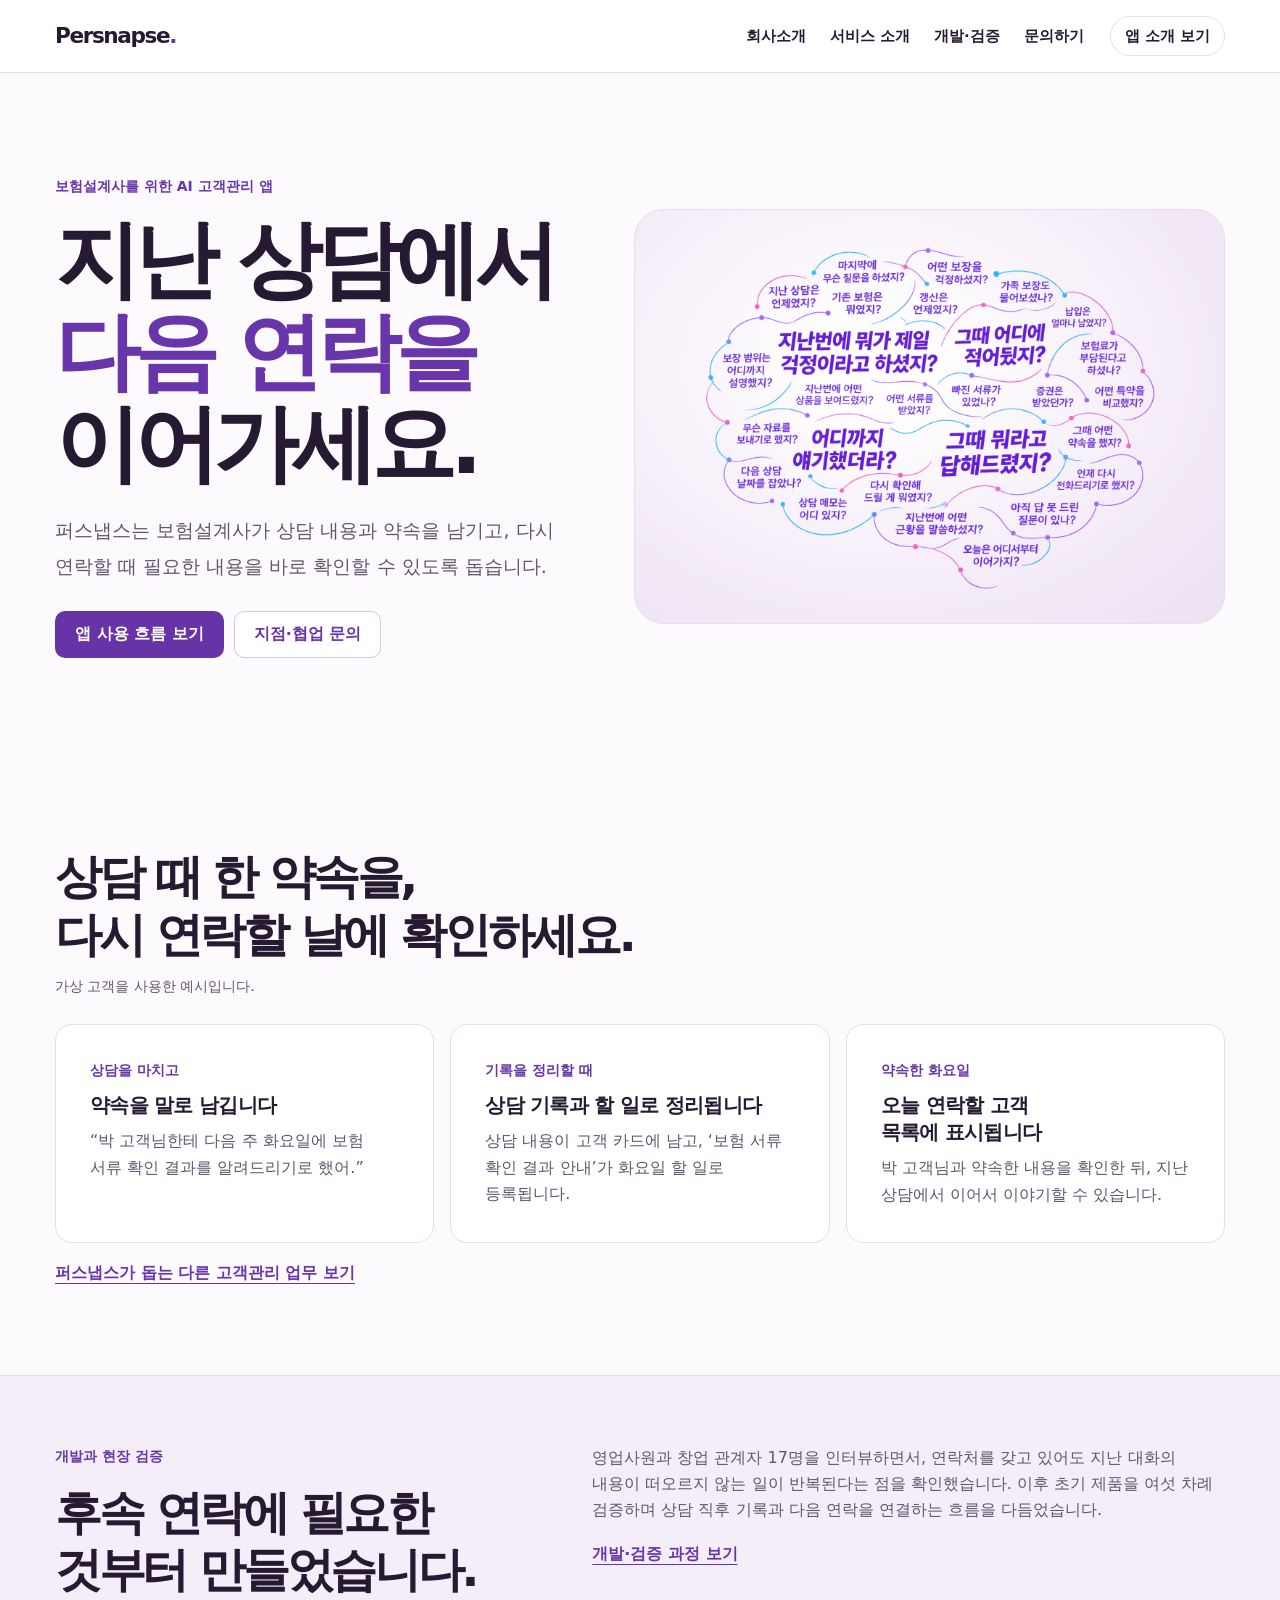
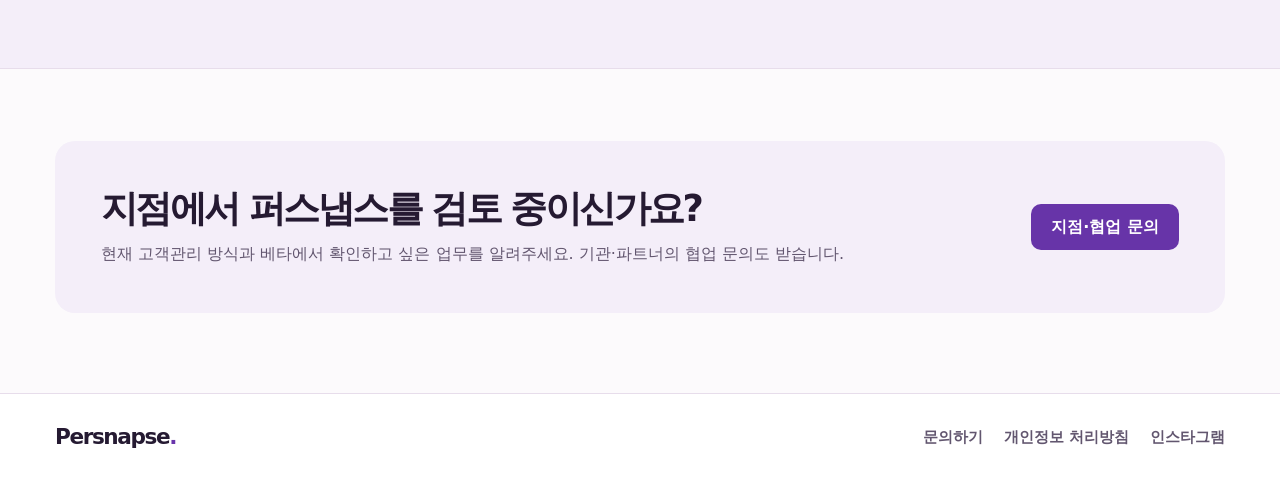
<file: official/index.html>
<!doctype html>
<html lang="ko">
<head>
  <meta charset="utf-8">
  <meta name="viewport" content="width=device-width, initial-scale=1">
  <meta name="description" content="보험설계사를 위한 AI 고객관리 앱 퍼스냅스. 상담 내용과 약속을 남기고 다음 연락을 준비하세요.">
  <title>공식 사이트 | 퍼스냅스</title>
  <link rel="icon" href="../favicon.png" type="image/png">
  <link rel="stylesheet" href="./styles.css">
</head>
<body>
  <a class="skip-link" href="#main">본문으로 건너뛰기</a>
  <header class="site-header">
    <div class="wrap header-inner">
      <a class="brand" href="./" aria-label="퍼스냅스 공식 사이트 홈">Persnapse<span>.</span></a>
      <nav class="nav" aria-label="주 메뉴">
        <a href="./team.html">회사소개</a>
        <a href="./services.html">서비스 소개</a>
        <a href="./validation.html">개발·검증</a>
        <a href="./contact.html">문의하기</a>
      </nav>
      <a class="nav-product" href="../">앱 소개 보기</a>
    </div>
  </header>
  <main id="main">
    <section class="wrap home-hero" aria-labelledby="home-title">
      <div class="hero-copy">
        <p class="eyebrow">보험설계사를 위한 AI 고객관리 앱</p>
        <h1 id="home-title">지난 상담에서<br><em>다음 연락을</em><br>이어가세요.</h1>
        <p class="lead">퍼스냅스는 보험설계사가 상담 내용과 약속을 남기고, 다시 연락할 때 필요한 내용을 바로 확인할 수 있도록 돕습니다.</p>
        <div class="actions">
          <a class="button primary" href="../">앱 사용 흐름 보기</a>
          <a class="button secondary" href="./contact.html">지점·협업 문의</a>
        </div>
      </div>
      <figure class="hero-figure">
        <img src="../concept-02-assets/hero-thought-brain-conversation-v14.png" width="1536" height="1024" alt="고객과 나눈 이야기와 약속을 떠올리는 설계사의 생각으로 이루어진 뇌 형태">
      </figure>
    </section>
    <section class="wrap section" aria-labelledby="service-title">
      <div class="section-heading">
        <h2 id="service-title">상담 때 한 약속을,<br>다시 연락할 날에 확인하세요.</h2>
        <p class="example-note" id="example-note">가상 고객을 사용한 예시입니다.</p>
      </div>
      <ol class="cards workflow" role="list" aria-describedby="example-note">
        <li class="card">
          <p class="workflow-time">상담을 마치고</p>
          <h3>약속을 말로 남깁니다</h3>
          <p>“박 고객님한테 다음 주 화요일에 보험 서류 확인 결과를 알려드리기로 했어.”</p>
        </li>
        <li class="card">
          <p class="workflow-time">기록을 정리할 때</p>
          <h3>상담 기록과 할 일로 정리됩니다</h3>
          <p>상담 내용이 고객 카드에 남고, ‘보험 서류 확인 결과 안내’가 화요일 할 일로 등록됩니다.</p>
        </li>
        <li class="card">
          <p class="workflow-time">약속한 화요일</p>
          <h3>오늘 연락할 고객 목록에 표시됩니다</h3>
          <p>박 고객님과 약속한 내용을 확인한 뒤, 지난 상담에서 이어서 이야기할 수 있습니다.</p>
        </li>
      </ol>
      <a class="text-link" href="./services.html">퍼스냅스가 돕는 다른 고객관리 업무 보기</a>
    </section>
    <section class="proof-band" aria-labelledby="proof-title">
      <div class="wrap split">
        <div>
          <p class="eyebrow">개발과 현장 검증</p>
          <h2 id="proof-title">후속 연락에 필요한 것부터 만들었습니다.</h2>
        </div>
        <div class="prose">
          <p>영업사원과 창업 관계자 17명을 인터뷰하면서, 연락처를 갖고 있어도 지난 대화의 내용이 떠오르지 않는 일이 반복된다는 점을 확인했습니다. 이후 초기 제품을 여섯 차례 검증하며 상담 직후 기록과 다음 연락을 연결하는 흐름을 다듬었습니다.</p>
          <a class="text-link" href="./validation.html">개발·검증 과정 보기</a>
        </div>
      </div>
    </section>
    <section class="wrap callout home-contact" aria-labelledby="contact-title">
      <div>
        <h2 id="contact-title">지점에서 퍼스냅스를 검토 중이신가요?</h2>
        <p>현재 고객관리 방식과 베타에서 확인하고 싶은 업무를 알려주세요. 기관·파트너의 협업 문의도 받습니다.</p>
      </div>
      <a class="button primary" href="./contact.html">지점·협업 문의</a>
    </section>
  </main>
  <footer class="site-footer">
    <div class="wrap footer-inner">
      <a class="brand" href="./" aria-label="퍼스냅스 공식 사이트 홈">Persnapse<span>.</span></a>
      <nav aria-label="하단 메뉴">
        <a href="./contact.html">문의하기</a>
        <a href="../privacy.html">개인정보 처리방침</a>
        <a href="https://www.instagram.com/persnapse.team/">인스타그램</a>
      </nav>
    </div>
  </footer>
</body>
</html>
</file>
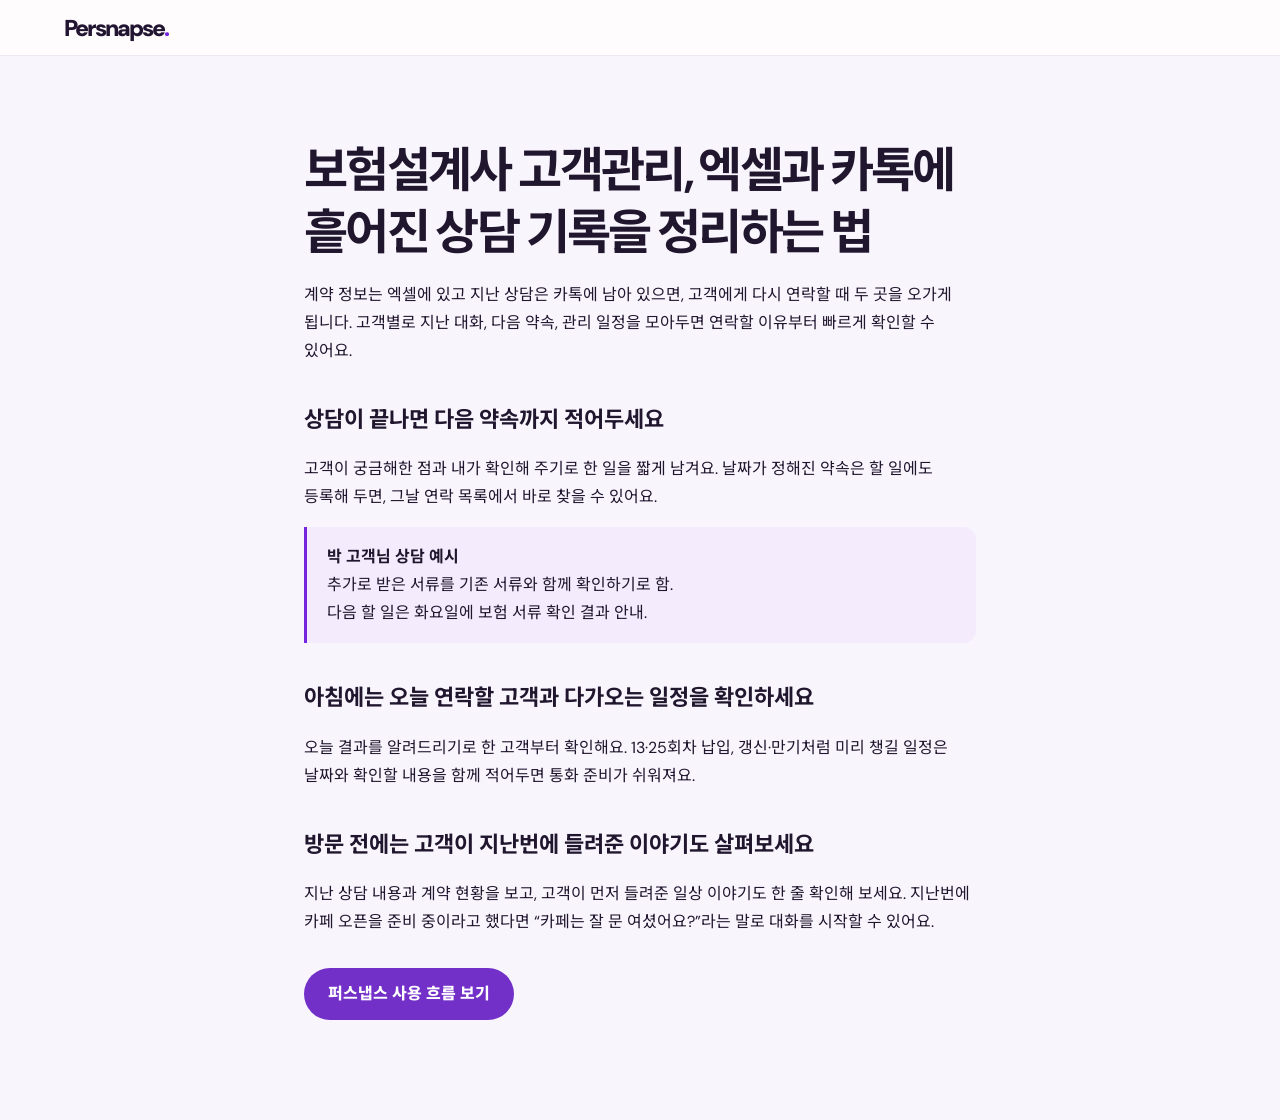
<file: insurance-customer-management.html>
<!doctype html>
<html lang="ko">
<head>
  <meta charset="utf-8">
  <meta name="viewport" content="width=device-width, initial-scale=1">
  <title>보험설계사 고객관리 가이드 | 퍼스냅스</title>
  <meta name="description" content="엑셀과 카카오톡에 흩어진 보험 상담 기록을 정리하고, 다음 연락과 납입 회차·갱신·만기 일정을 챙기는 방법을 예시로 알아보세요.">
  <link rel="canonical" href="https://landing.persnapse.com/insurance-customer-management.html">
  <link rel="icon" href="./favicon.png" type="image/png" sizes="96x96">
  <link rel="stylesheet" href="./concept-01-flow/styles.css?v=team-instagram-button">
  <style>
    .guide{max-width:720px;margin:0 auto;padding:clamp(36px,7vw,84px) 24px;line-height:1.75}
    .guide h1{margin:0 0 16px;font-size:clamp(30px,5vw,48px);line-height:1.3;letter-spacing:-.055em}
    .guide h2{margin:36px 0 8px;font-size:1.375rem}
    .guide blockquote{margin:16px 0;padding:16px 20px;border-left:3px solid var(--violet);border-radius:0 12px 12px 0;background:#f4ebfc}
    .guide-cta{margin-top:32px}
  </style>
</head>
<body>
  <header class="topbar">
    <a class="brand" href="./" aria-label="퍼스냅스 처음으로">Persnapse<span>.</span></a>
  </header>
  <main class="guide">
    <h1>보험설계사 고객관리, 엑셀과 카톡에 흩어진 상담 기록을 정리하는 법</h1>
    <p>계약 정보는 엑셀에 있고 지난 상담은 카톡에 남아 있으면, 고객에게 다시 연락할 때 두 곳을 오가게 됩니다. 고객별로 지난 대화, 다음 약속, 관리 일정을 모아두면 연락할 이유부터 빠르게 확인할 수 있어요.</p>

    <h2>상담이 끝나면 다음 약속까지 적어두세요</h2>
    <p>고객이 궁금해한 점과 내가 확인해 주기로 한 일을 짧게 남겨요. 날짜가 정해진 약속은 할 일에도 등록해 두면, 그날 연락 목록에서 바로 찾을 수 있어요.</p>
    <blockquote>
      <strong>박 고객님 상담 예시</strong><br>
      추가로 받은 서류를 기존 서류와 함께 확인하기로 함.<br>
      다음 할 일은 화요일에 보험 서류 확인 결과 안내.
    </blockquote>

    <h2>아침에는 오늘 연락할 고객과 다가오는 일정을 확인하세요</h2>
    <p>오늘 결과를 알려드리기로 한 고객부터 확인해요. 13·25회차 납입, 갱신·만기처럼 미리 챙길 일정은 날짜와 확인할 내용을 함께 적어두면 통화 준비가 쉬워져요.</p>

    <h2>방문 전에는 고객이 지난번에 들려준 이야기도 살펴보세요</h2>
    <p>지난 상담 내용과 계약 현황을 보고, 고객이 먼저 들려준 일상 이야기도 한 줄 확인해 보세요. 지난번에 카페 오픈을 준비 중이라고 했다면 “카페는 잘 문 여셨어요?”라는 말로 대화를 시작할 수 있어요.</p>

    <p class="guide-cta"><a class="launch-button" href="./">퍼스냅스 사용 흐름 보기</a></p>
  </main>
</body>
</html>
</file>
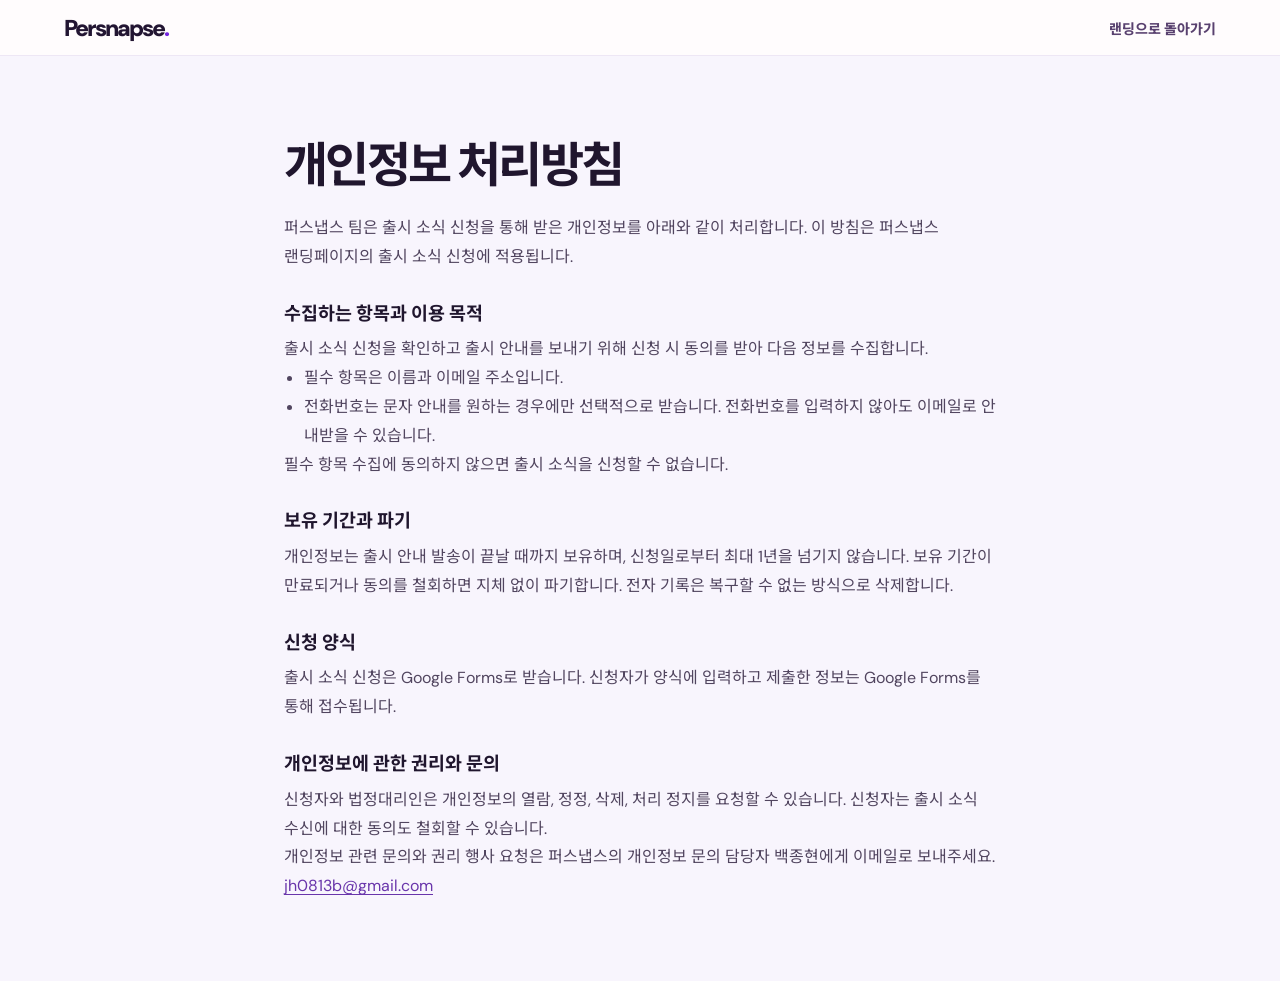
<file: privacy.html>
<!doctype html>
<html lang="ko">
<head>
  <meta charset="utf-8">
  <meta name="viewport" content="width=device-width, initial-scale=1">
  <title>개인정보 처리방침 | 퍼스냅스</title>
  <meta name="description" content="퍼스냅스 출시 소식 신청에 관한 개인정보 처리방침입니다.">
  <link rel="icon" href="./favicon.png" type="image/png" sizes="96x96">
  <link rel="stylesheet" href="./concept-01-flow/styles.css?v=privacy-footer">
</head>
<body>
  <header class="topbar">
    <a class="brand" href="./" aria-label="퍼스냅스 처음으로">Persnapse<span>.</span></a>
    <nav class="topbar-nav" aria-label="페이지 바로가기">
      <a href="./">랜딩으로 돌아가기</a>
    </nav>
  </header>
  <main class="privacy-page">
    <h1>개인정보 처리방침</h1>
    <p>퍼스냅스 팀은 출시 소식 신청을 통해 받은 개인정보를 아래와 같이 처리합니다. 이 방침은 퍼스냅스 랜딩페이지의 출시 소식 신청에 적용됩니다.</p>

    <section>
      <h2>수집하는 항목과 이용 목적</h2>
      <p>출시 소식 신청을 확인하고 출시 안내를 보내기 위해 신청 시 동의를 받아 다음 정보를 수집합니다.</p>
      <ul>
        <li>필수 항목은 이름과 이메일 주소입니다.</li>
        <li>전화번호는 문자 안내를 원하는 경우에만 선택적으로 받습니다. 전화번호를 입력하지 않아도 이메일로 안내받을 수 있습니다.</li>
      </ul>
      <p>필수 항목 수집에 동의하지 않으면 출시 소식을 신청할 수 없습니다.</p>
    </section>

    <section>
      <h2>보유 기간과 파기</h2>
      <p>개인정보는 출시 안내 발송이 끝날 때까지 보유하며, 신청일로부터 최대 1년을 넘기지 않습니다. 보유 기간이 만료되거나 동의를 철회하면 지체 없이 파기합니다. 전자 기록은 복구할 수 없는 방식으로 삭제합니다.</p>
    </section>

    <section>
      <h2>신청 양식</h2>
      <p>출시 소식 신청은 Google Forms로 받습니다. 신청자가 양식에 입력하고 제출한 정보는 Google Forms를 통해 접수됩니다.</p>
    </section>

    <section>
      <h2>개인정보에 관한 권리와 문의</h2>
      <p>신청자와 법정대리인은 개인정보의 열람, 정정, 삭제, 처리 정지를 요청할 수 있습니다. 신청자는 출시 소식 수신에 대한 동의도 철회할 수 있습니다.</p>
      <p>개인정보 관련 문의와 권리 행사 요청은 퍼스냅스의 개인정보 문의 담당자 백종현에게 이메일로 보내주세요. <a href="mailto:jh0813b@gmail.com">jh0813b@gmail.com</a></p>
    </section>
  </main>
</body>
</html>
</file>
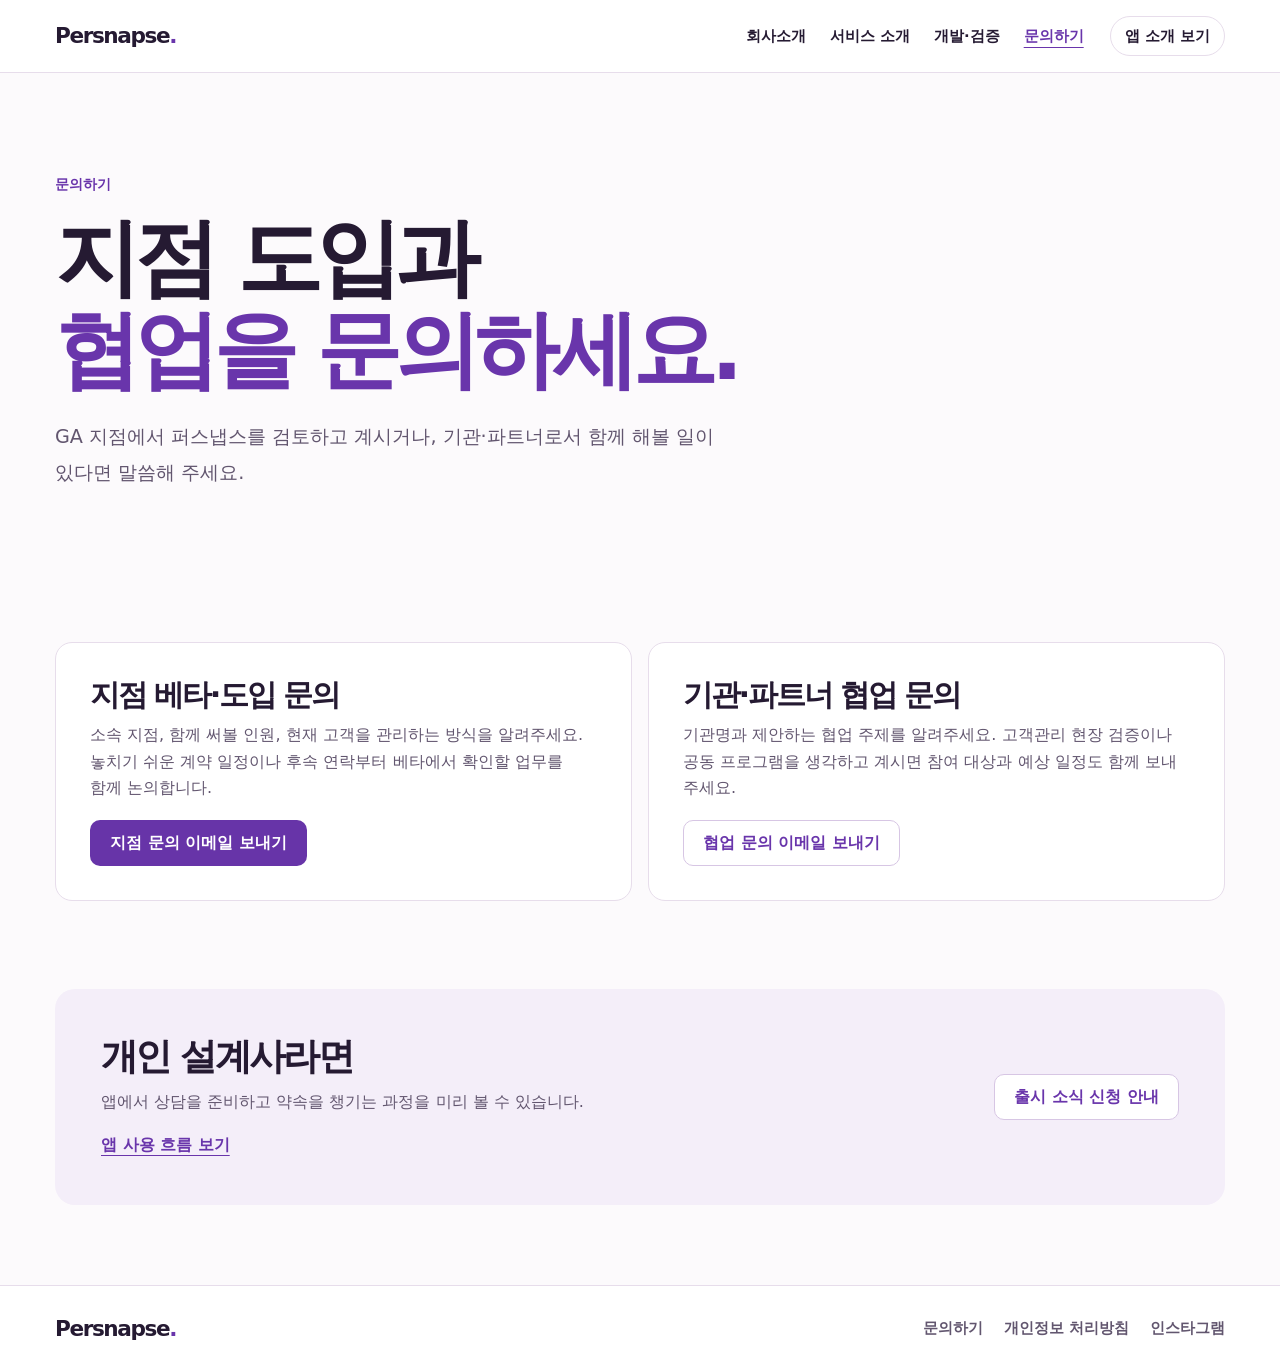
<file: official/contact.html>
<!doctype html>
<html lang="ko">
<head>
  <meta charset="utf-8">
  <meta name="viewport" content="width=device-width, initial-scale=1">
  <meta name="description" content="GA 지점 베타·도입과 퍼스냅스 팀에 대한 협업 문의를 안내합니다.">
  <title>문의하기 | 퍼스냅스</title>
  <link rel="icon" href="../favicon.png" type="image/png">
  <link rel="stylesheet" href="./styles.css">
</head>
<body>
  <a class="skip-link" href="#main">본문으로 건너뛰기</a>
  <header class="site-header">
    <div class="wrap header-inner">
      <a class="brand" href="./" aria-label="퍼스냅스 공식 사이트 홈">Persnapse<span>.</span></a>
      <nav class="nav" aria-label="주 메뉴">
        <a href="./team.html">회사소개</a>
        <a href="./services.html">서비스 소개</a>
        <a href="./validation.html">개발·검증</a>
        <a href="./contact.html" aria-current="page">문의하기</a>
      </nav>
      <a class="nav-product" href="../">앱 소개 보기</a>
    </div>
  </header>
  <main id="main">
    <section class="wrap page-intro">
      <p class="eyebrow">문의하기</p>
      <h1>지점 도입과<br><em>협업을 문의하세요.</em></h1>
      <p class="lead">GA 지점에서 퍼스냅스를 검토하고 계시거나, 기관·파트너로서 함께 해볼 일이 있다면 말씀해 주세요.</p>
    </section>
    <section class="wrap section contact-layout">
      <article class="contact-card" id="branch">
        <h2>지점 베타·도입 문의</h2>
        <p>소속 지점, 함께 써볼 인원, 현재 고객을 관리하는 방식을 알려주세요. 놓치기 쉬운 계약 일정이나 후속 연락부터 베타에서 확인할 업무를 함께 논의합니다.</p>
        <a class="button primary" href="mailto:jh0813b@gmail.com?subject=%ED%8D%BC%EC%8A%A4%EB%83%85%EC%8A%A4%20%EC%A7%80%EC%A0%90%20%EB%AC%B8%EC%9D%98">지점 문의 이메일 보내기</a>
      </article>
      <article class="contact-card">
        <h2>기관·파트너 협업 문의</h2>
        <p>기관명과 제안하는 협업 주제를 알려주세요. 고객관리 현장 검증이나 공동 프로그램을 생각하고 계시면 참여 대상과 예상 일정도 함께 보내 주세요.</p>
        <a class="button secondary" href="mailto:jh0813b@gmail.com?subject=%ED%8D%BC%EC%8A%A4%EB%83%85%EC%8A%A4%20%ED%98%91%EC%97%85%20%EB%AC%B8%EC%9D%98">협업 문의 이메일 보내기</a>
      </article>
    </section>
    <section class="wrap callout">
      <div><h2>개인 설계사라면</h2><p>앱에서 상담을 준비하고 약속을 챙기는 과정을 미리 볼 수 있습니다.</p><a class="text-link" href="../">앱 사용 흐름 보기</a></div>
      <a class="button secondary" href="../#launch-title">출시 소식 신청 안내</a>
    </section>
  </main>
  <footer class="site-footer">
    <div class="wrap footer-inner">
      <a class="brand" href="./" aria-label="퍼스냅스 공식 사이트 홈">Persnapse<span>.</span></a>
      <nav aria-label="하단 메뉴">
        <a href="./contact.html">문의하기</a>
        <a href="../privacy.html">개인정보 처리방침</a>
        <a href="https://www.instagram.com/persnapse.team/">인스타그램</a>
      </nav>
    </div>
  </footer>
</body>
</html>
</file>
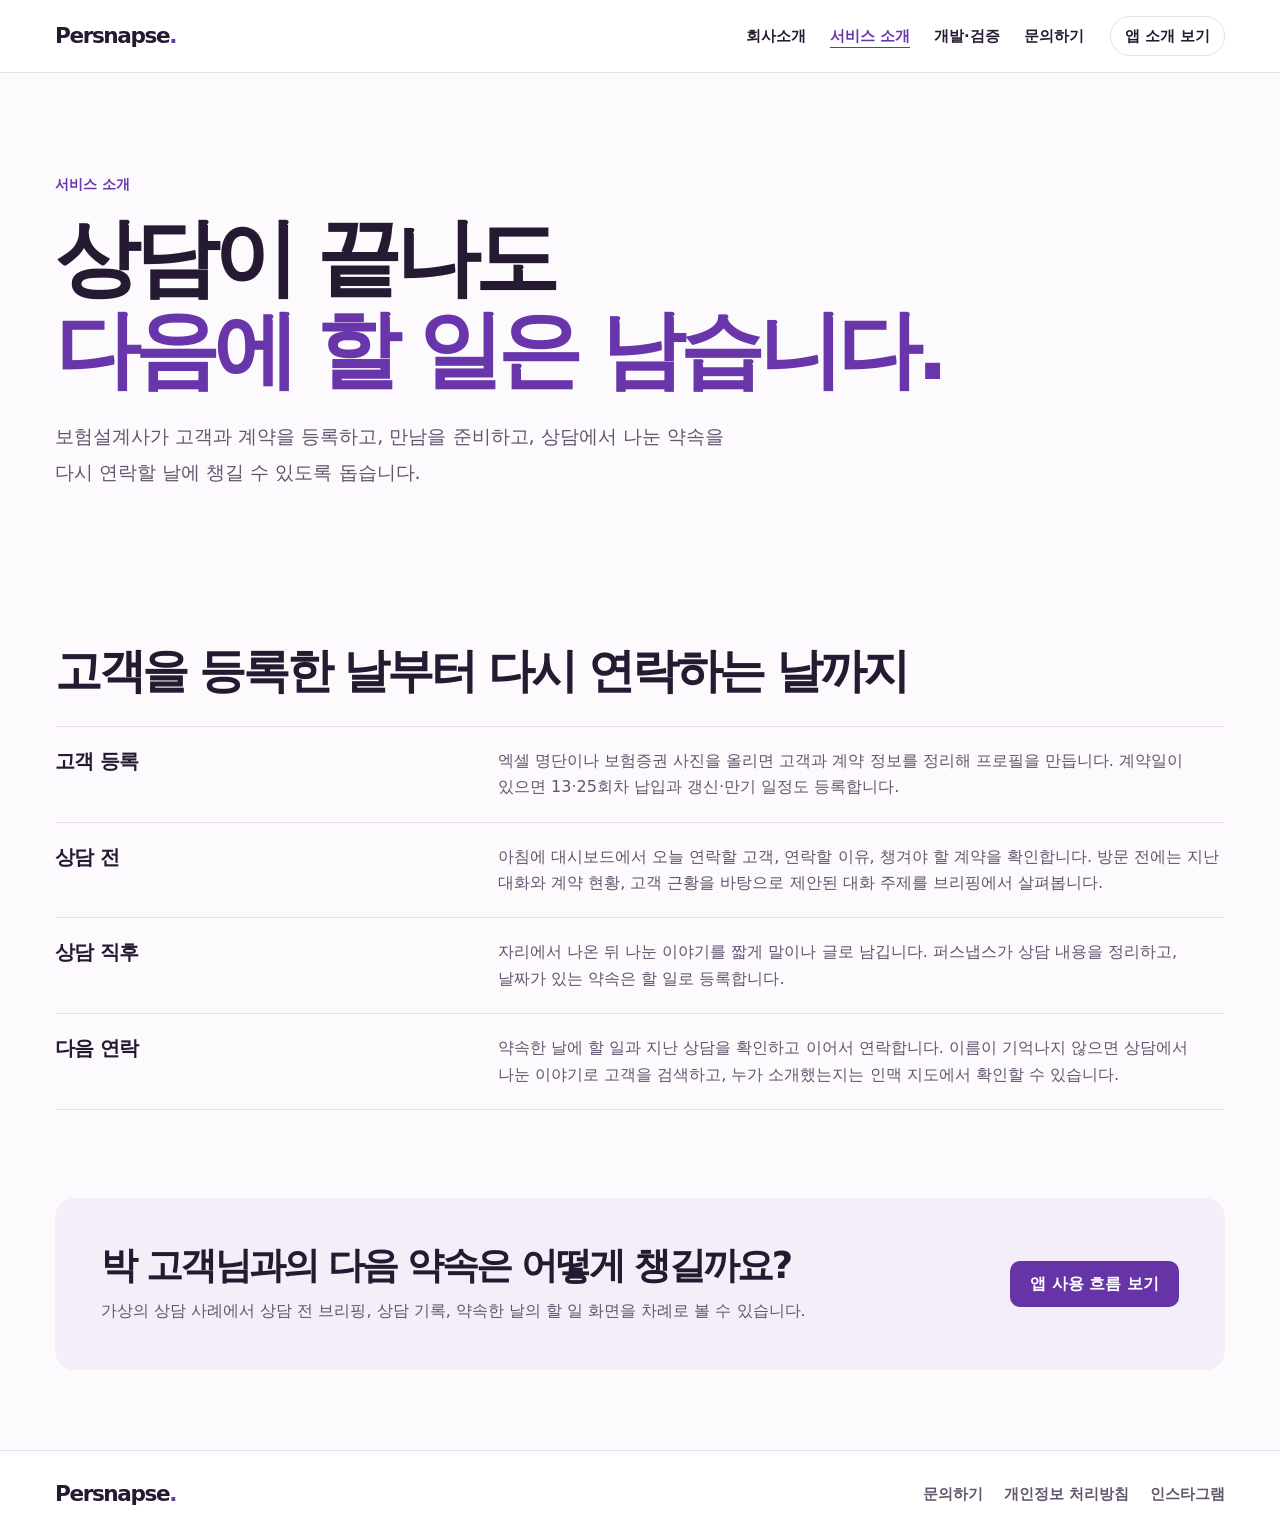
<file: official/services.html>
<!doctype html>
<html lang="ko">
<head>
  <meta charset="utf-8">
  <meta name="viewport" content="width=device-width, initial-scale=1">
  <meta name="description" content="고객·계약 등록부터 방문 전 브리핑, 상담 직후 음성 기록, 다음 연락까지 퍼스냅스의 사용 흐름을 소개합니다.">
  <title>서비스 소개 | 퍼스냅스</title>
  <link rel="icon" href="../favicon.png" type="image/png">
  <link rel="stylesheet" href="./styles.css">
</head>
<body>
  <a class="skip-link" href="#main">본문으로 건너뛰기</a>
  <header class="site-header">
    <div class="wrap header-inner">
      <a class="brand" href="./" aria-label="퍼스냅스 공식 사이트 홈">Persnapse<span>.</span></a>
      <nav class="nav" aria-label="주 메뉴">
        <a href="./team.html">회사소개</a>
        <a href="./services.html" aria-current="page">서비스 소개</a>
        <a href="./validation.html">개발·검증</a>
        <a href="./contact.html">문의하기</a>
      </nav>
      <a class="nav-product" href="../">앱 소개 보기</a>
    </div>
  </header>
  <main id="main">
    <section class="wrap page-intro">
      <p class="eyebrow">서비스 소개</p>
      <h1>상담이 끝나도<br><em>다음에 할 일은 남습니다.</em></h1>
      <p class="lead">보험설계사가 고객과 계약을 등록하고, 만남을 준비하고, 상담에서 나눈 약속을 다시 연락할 날에 챙길 수 있도록 돕습니다.</p>
    </section>
    <section class="wrap section" aria-labelledby="flow-title">
      <div class="section-heading"><h2 id="flow-title">고객을 등록한 날부터 다시 연락하는 날까지</h2></div>
      <div class="feature-list">
        <article><h3>고객 등록</h3><p>엑셀 명단이나 보험증권 사진을 올리면 고객과 계약 정보를 정리해 프로필을 만듭니다. 계약일이 있으면 13·25회차 납입과 갱신·만기 일정도 등록합니다.</p></article>
        <article><h3>상담 전</h3><p>아침에 대시보드에서 오늘 연락할 고객, 연락할 이유, 챙겨야 할 계약을 확인합니다. 방문 전에는 지난 대화와 계약 현황, 고객 근황을 바탕으로 제안된 대화 주제를 브리핑에서 살펴봅니다.</p></article>
        <article><h3>상담 직후</h3><p>자리에서 나온 뒤 나눈 이야기를 짧게 말이나 글로 남깁니다. 퍼스냅스가 상담 내용을 정리하고, 날짜가 있는 약속은 할 일로 등록합니다.</p></article>
        <article><h3>다음 연락</h3><p>약속한 날에 할 일과 지난 상담을 확인하고 이어서 연락합니다. 이름이 기억나지 않으면 상담에서 나눈 이야기로 고객을 검색하고, 누가 소개했는지는 인맥 지도에서 확인할 수 있습니다.</p></article>
      </div>
    </section>
    <section class="wrap callout">
      <div><h2>박 고객님과의 다음 약속은 어떻게 챙길까요?</h2><p>가상의 상담 사례에서 상담 전 브리핑, 상담 기록, 약속한 날의 할 일 화면을 차례로 볼 수 있습니다.</p></div>
      <a class="button primary" href="../">앱 사용 흐름 보기</a>
    </section>
  </main>
  <footer class="site-footer">
    <div class="wrap footer-inner">
      <a class="brand" href="./" aria-label="퍼스냅스 공식 사이트 홈">Persnapse<span>.</span></a>
      <nav aria-label="하단 메뉴">
        <a href="./contact.html">문의하기</a>
        <a href="../privacy.html">개인정보 처리방침</a>
        <a href="https://www.instagram.com/persnapse.team/">인스타그램</a>
      </nav>
    </div>
  </footer>
</body>
</html>
</file>
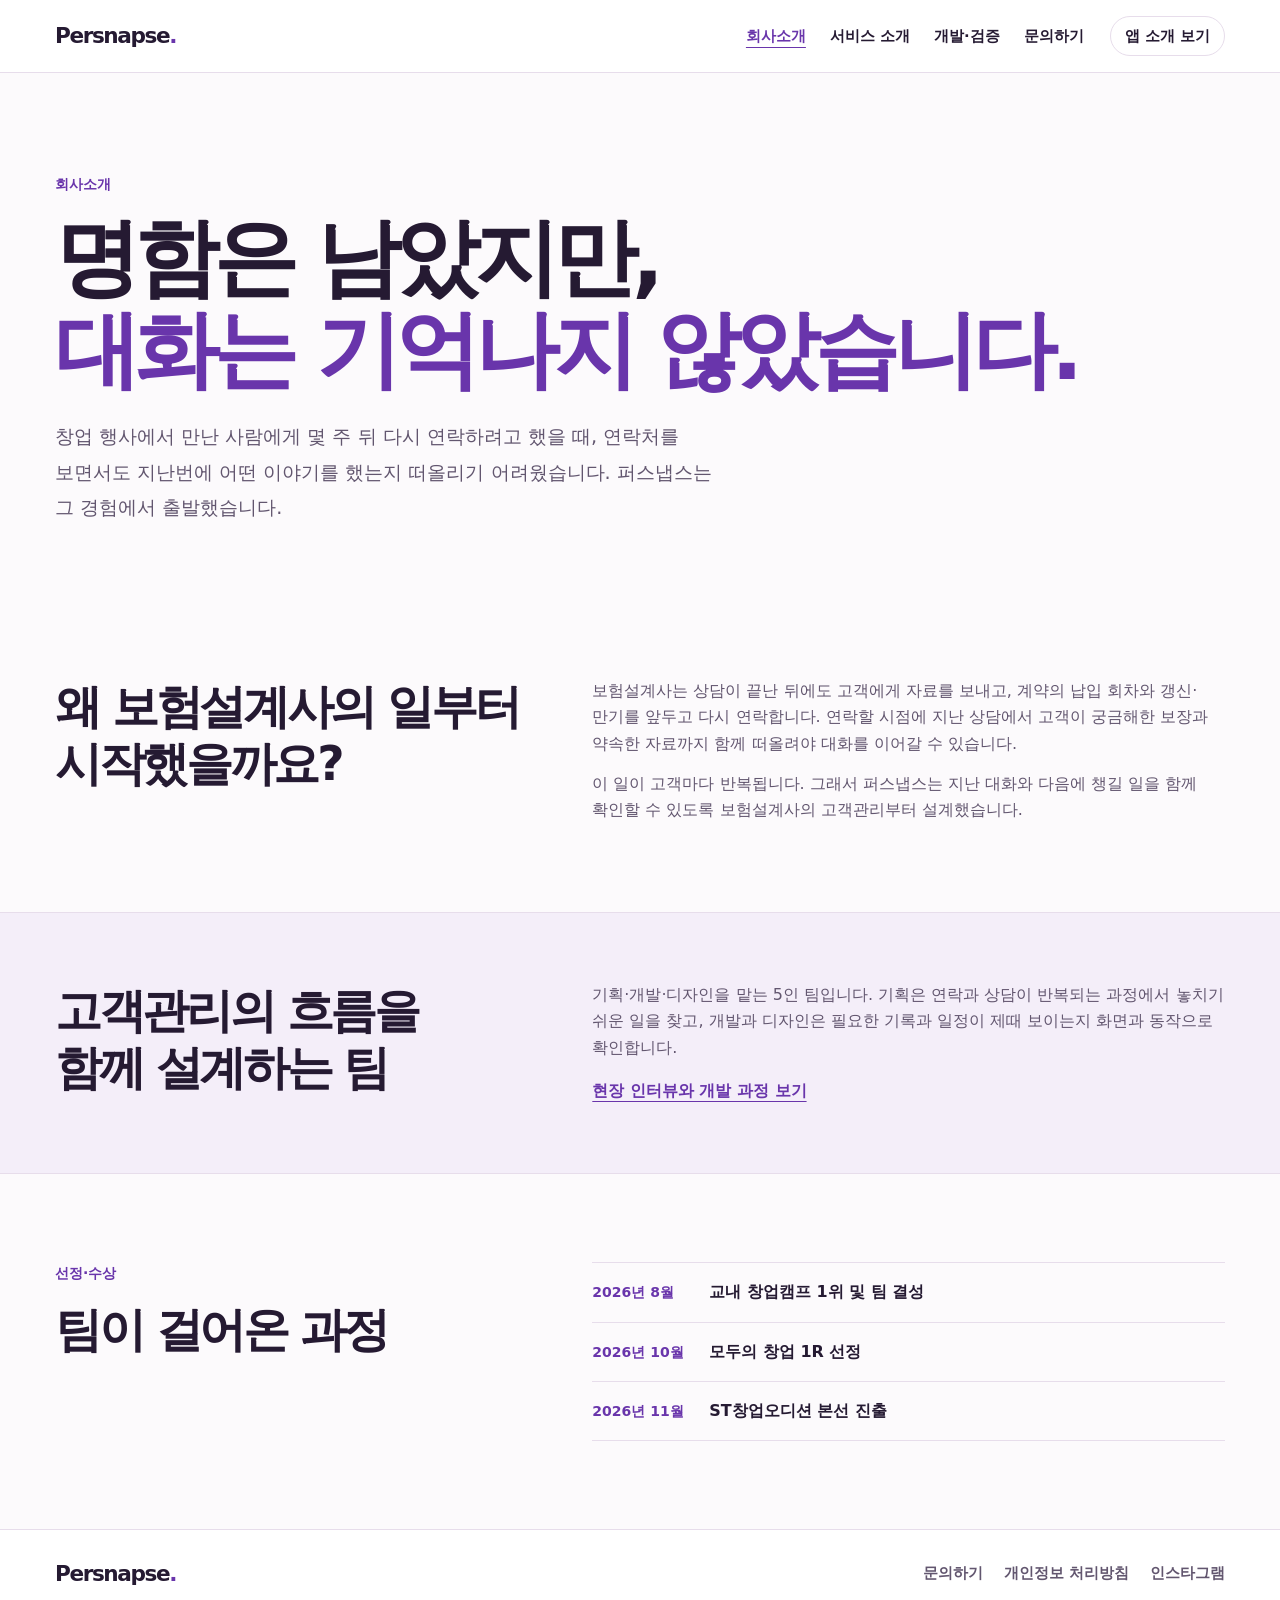
<file: official/team.html>
<!doctype html>
<html lang="ko">
<head>
  <meta charset="utf-8">
  <meta name="viewport" content="width=device-width, initial-scale=1">
  <meta name="description" content="퍼스냅스 팀이 지난 대화를 기억하기 어려웠던 경험에서 출발해 보험설계사의 고객관리 업무에 집중한 이유를 소개합니다.">
  <title>회사소개 | 퍼스냅스</title>
  <link rel="icon" href="../favicon.png" type="image/png">
  <link rel="stylesheet" href="./styles.css">
</head>
<body>
  <a class="skip-link" href="#main">본문으로 건너뛰기</a>
  <header class="site-header">
    <div class="wrap header-inner">
      <a class="brand" href="./" aria-label="퍼스냅스 공식 사이트 홈">Persnapse<span>.</span></a>
      <nav class="nav" aria-label="주 메뉴">
        <a href="./team.html" aria-current="page">회사소개</a>
        <a href="./services.html">서비스 소개</a>
        <a href="./validation.html">개발·검증</a>
        <a href="./contact.html">문의하기</a>
      </nav>
      <a class="nav-product" href="../">앱 소개 보기</a>
    </div>
  </header>
  <main id="main">
    <section class="wrap page-intro">
      <p class="eyebrow">회사소개</p>
      <h1>명함은 남았지만,<br><em>대화는 기억나지 않았습니다.</em></h1>
      <p class="lead">창업 행사에서 만난 사람에게 몇 주 뒤 다시 연락하려고 했을 때, 연락처를 보면서도 지난번에 어떤 이야기를 했는지 떠올리기 어려웠습니다. 퍼스냅스는 그 경험에서 출발했습니다.</p>
    </section>
    <section class="wrap section split">
      <div><h2>왜 보험설계사의 일부터<br>시작했을까요?</h2></div>
      <div class="prose">
        <p>보험설계사는 상담이 끝난 뒤에도 고객에게 자료를 보내고, 계약의 납입 회차와 갱신·만기를 앞두고 다시 연락합니다. 연락할 시점에 지난 상담에서 고객이 궁금해한 보장과 약속한 자료까지 함께 떠올려야 대화를 이어갈 수 있습니다.</p>
        <p>이 일이 고객마다 반복됩니다. 그래서 퍼스냅스는 지난 대화와 다음에 챙길 일을 함께 확인할 수 있도록 보험설계사의 고객관리부터 설계했습니다.</p>
      </div>
    </section>
    <section class="proof-band">
      <div class="wrap split">
        <div><h2>고객관리의 흐름을<br>함께 설계하는 팀</h2></div>
        <div class="prose">
          <p>기획·개발·디자인을 맡는 5인 팀입니다. 기획은 연락과 상담이 반복되는 과정에서 놓치기 쉬운 일을 찾고, 개발과 디자인은 필요한 기록과 일정이 제때 보이는지 화면과 동작으로 확인합니다.</p>
          <a class="text-link" href="./validation.html">현장 인터뷰와 개발 과정 보기</a>
        </div>
      </div>
    </section>
    <section class="wrap section split">
      <div><p class="eyebrow">선정·수상</p><h2>팀이 걸어온 과정</h2></div>
      <ul class="timeline">
        <li><time datetime="2026-08">2026년 8월</time><strong>교내 창업캠프 1위 및 팀 결성</strong></li>
        <li><time datetime="2026-10">2026년 10월</time><strong>모두의 창업 1R 선정</strong></li>
        <li><time datetime="2026-11">2026년 11월</time><strong>ST창업오디션 본선 진출</strong></li>
      </ul>
    </section>
  </main>
  <footer class="site-footer">
    <div class="wrap footer-inner">
      <a class="brand" href="./" aria-label="퍼스냅스 공식 사이트 홈">Persnapse<span>.</span></a>
      <nav aria-label="하단 메뉴">
        <a href="./contact.html">문의하기</a>
        <a href="../privacy.html">개인정보 처리방침</a>
        <a href="https://www.instagram.com/persnapse.team/">인스타그램</a>
      </nav>
    </div>
  </footer>
</body>
</html>
</file>
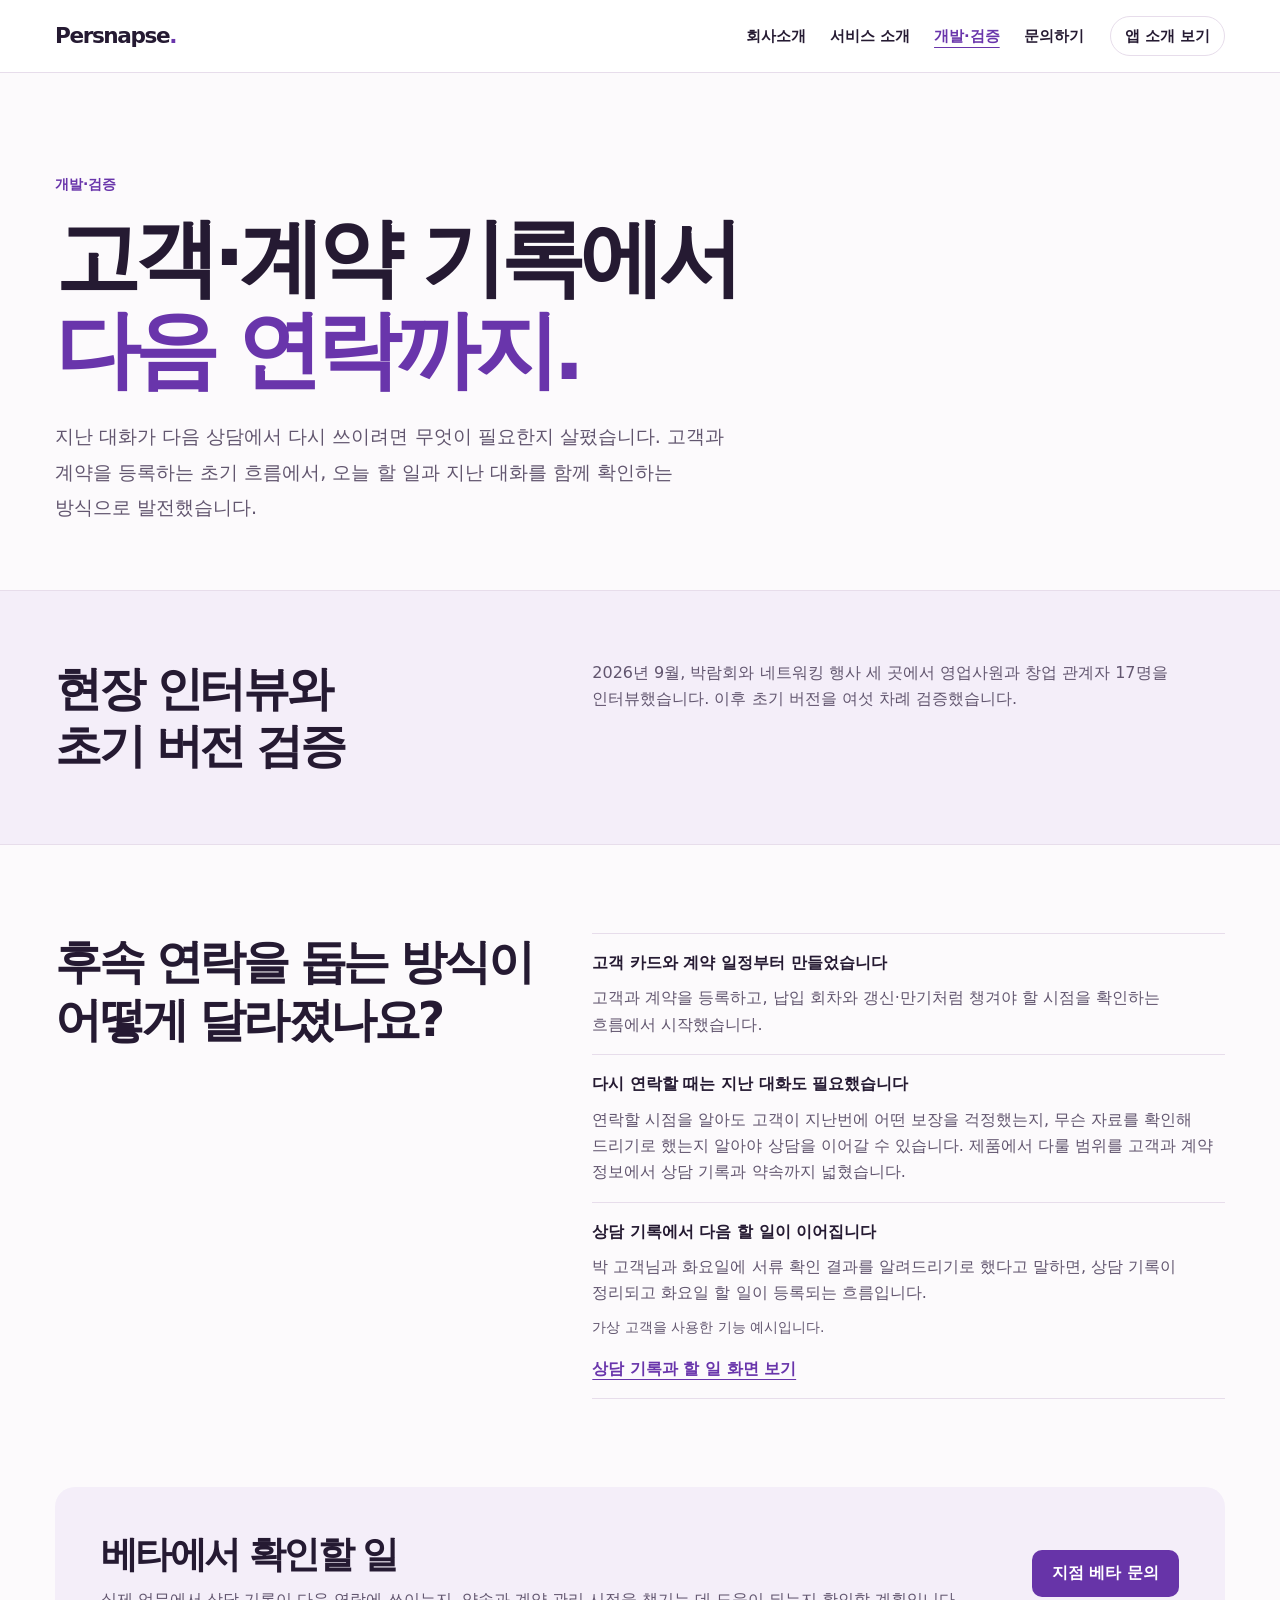
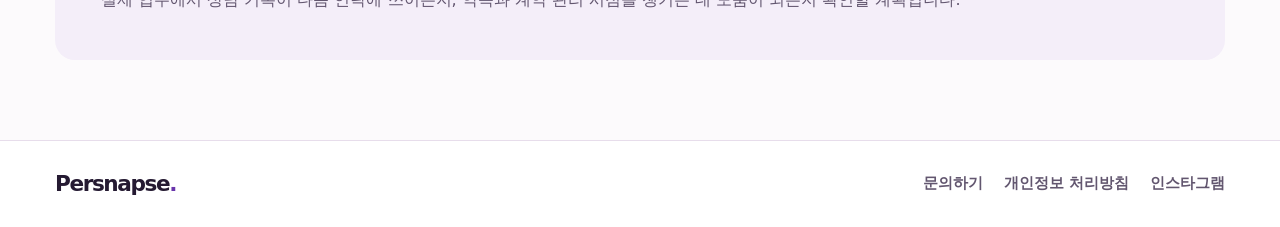
<file: official/validation.html>
<!doctype html>
<html lang="ko">
<head>
  <meta charset="utf-8">
  <meta name="viewport" content="width=device-width, initial-scale=1">
  <meta name="description" content="퍼스냅스의 현장 인터뷰 범위와 고객·계약 기록에서 후속 연락으로 이어지는 제품 개발 과정, 베타 검증 계획을 소개합니다.">
  <title>개발·검증 | 퍼스냅스</title>
  <link rel="icon" href="../favicon.png" type="image/png">
  <link rel="stylesheet" href="./styles.css">
</head>
<body>
  <a class="skip-link" href="#main">본문으로 건너뛰기</a>
  <header class="site-header">
    <div class="wrap header-inner">
      <a class="brand" href="./" aria-label="퍼스냅스 공식 사이트 홈">Persnapse<span>.</span></a>
      <nav class="nav" aria-label="주 메뉴">
        <a href="./team.html">회사소개</a>
        <a href="./services.html">서비스 소개</a>
        <a href="./validation.html" aria-current="page">개발·검증</a>
        <a href="./contact.html">문의하기</a>
      </nav>
      <a class="nav-product" href="../">앱 소개 보기</a>
    </div>
  </header>
  <main id="main">
    <section class="wrap page-intro">
      <p class="eyebrow">개발·검증</p>
      <h1>고객·계약 기록에서<br><em>다음 연락까지.</em></h1>
      <p class="lead">지난 대화가 다음 상담에서 다시 쓰이려면 무엇이 필요한지 살폈습니다. 고객과 계약을 등록하는 초기 흐름에서, 오늘 할 일과 지난 대화를 함께 확인하는 방식으로 발전했습니다.</p>
    </section>
    <section class="proof-band">
      <div class="wrap split">
        <div><h2>현장 인터뷰와 초기 버전 검증</h2></div>
        <div class="prose"><p>2026년 9월, 박람회와 네트워킹 행사 세 곳에서 영업사원과 창업 관계자 17명을 인터뷰했습니다. 이후 초기 버전을 여섯 차례 검증했습니다.</p></div>
      </div>
    </section>
    <section class="wrap section split">
      <div><h2>후속 연락을 돕는 방식이<br>어떻게 달라졌나요?</h2></div>
      <ol class="timeline development">
        <li><strong>고객 카드와 계약 일정부터 만들었습니다</strong><p>고객과 계약을 등록하고, 납입 회차와 갱신·만기처럼 챙겨야 할 시점을 확인하는 흐름에서 시작했습니다.</p></li>
        <li><strong>다시 연락할 때는 지난 대화도 필요했습니다</strong><p>연락할 시점을 알아도 고객이 지난번에 어떤 보장을 걱정했는지, 무슨 자료를 확인해 드리기로 했는지 알아야 상담을 이어갈 수 있습니다. 제품에서 다룰 범위를 고객과 계약 정보에서 상담 기록과 약속까지 넓혔습니다.</p></li>
        <li><strong>상담 기록에서 다음 할 일이 이어집니다</strong><p>박 고객님과 화요일에 서류 확인 결과를 알려드리기로 했다고 말하면, 상담 기록이 정리되고 화요일 할 일이 등록되는 흐름입니다.</p><p class="example-note">가상 고객을 사용한 기능 예시입니다.</p><a class="text-link" href="../#scene-3">상담 기록과 할 일 화면 보기</a></li>
      </ol>
    </section>
    <section class="wrap callout">
      <div><h2>베타에서 확인할 일</h2><p>실제 업무에서 상담 기록이 다음 연락에 쓰이는지, 약속과 계약 관리 시점을 챙기는 데 도움이 되는지 확인할 계획입니다.</p></div>
      <a class="button primary" href="./contact.html#branch">지점 베타 문의</a>
    </section>
  </main>
  <footer class="site-footer">
    <div class="wrap footer-inner">
      <a class="brand" href="./" aria-label="퍼스냅스 공식 사이트 홈">Persnapse<span>.</span></a>
      <nav aria-label="하단 메뉴">
        <a href="./contact.html">문의하기</a>
        <a href="../privacy.html">개인정보 처리방침</a>
        <a href="https://www.instagram.com/persnapse.team/">인스타그램</a>
      </nav>
    </div>
  </footer>
</body>
</html>
</file>
<file: concept-01-flow/styles.css>
@import url('https://fonts.googleapis.com/css2?family=DM+Sans:wght@400;500;600;700;800&family=Noto+Sans+KR:wght@400;500;600;700;800;900&display=swap');

:root{--topbar-height:56px;--site-bar-surface:#fffdfdf0;--site-bar-border:#eee7f5;--ink:#20162e;--muted:#756b83;--violet:#7426df;--violet-2:#a75bf8;--cyan:#42bcc9;--pale:#f8f5fd;--line:#e7ddf2;--white:#fff;font-family:'DM Sans','Noto Sans KR',sans-serif;color:var(--ink);background:var(--pale)}
*{box-sizing:border-box}html{scroll-behavior:smooth}body{margin:0;min-width:320px;overflow-x:hidden}a{color:inherit}button{font:inherit}
::selection{background:#d9bcfa;color:#2e1058}
.topbar{height:var(--topbar-height);position:relative;z-index:20;display:flex;align-items:center;padding:0 clamp(22px,5vw,80px);background:var(--site-bar-surface);border-bottom:1px solid var(--site-bar-border)}
.brand{text-decoration:none;font-size:23px;font-weight:900;letter-spacing:-.085em;color:#221532}.brand span{color:var(--violet)}
.topbar-nav{display:flex;align-items:center;gap:clamp(8px,2.5vw,26px);margin-left:auto;padding-left:8px}
.topbar-nav a{display:inline-flex;align-items:center;min-height:44px;color:#59416f;font-size:clamp(.75rem,1.5vw,.875rem);font-weight:750;text-decoration:none;white-space:nowrap}
.topbar-nav a:hover,.topbar-nav a:focus-visible{color:var(--violet);text-decoration:underline;text-underline-offset:4px}
@media(max-width:420px){.topbar{padding-inline:14px}}
.landing-surface{position:relative;isolation:isolate;background:radial-gradient(circle at 9% 5%,#f4eef9 0,transparent 22%),radial-gradient(circle at 90% 36%,#eef6f8 0,transparent 20%),linear-gradient(180deg,#faf9fc 0%,#fff 38%,#f8f5fa 78%,#f4eef9 100%)}
.story{position:relative;isolation:isolate}
.landing-surface::before{content:"";position:absolute;inset:0;z-index:-1;background-image:radial-gradient(#8a60aa13 .8px,transparent .8px);background-size:23px 23px;pointer-events:none}
.thread{position:absolute;inset:0;width:100%;height:100%;z-index:5;overflow:visible;pointer-events:none}.thread path{fill:none;stroke-linecap:round;stroke-linejoin:round}.thread-base{stroke:#c9b7de;stroke-width:2;stroke-dasharray:3 10;opacity:.62}.thread-halo{stroke:#a55bf5;stroke-width:12;opacity:.12;filter:url(#thread-glow)}.thread-active{stroke:url(#active-gradient);stroke-width:3.3;filter:drop-shadow(0 0 2px #a369e65c)}.pulse-halo{fill:#a764fa;opacity:.14;filter:url(#thread-glow)}.pulse-core{fill:#fff;stroke:#8b38ed;stroke-width:3;filter:drop-shadow(0 0 3px #965be673)}
.hero{position:relative;min-height:890px;padding:80px clamp(20px,5vw,80px) 0;overflow:hidden}.hero-glow{position:absolute;pointer-events:none;border-radius:50%;filter:blur(65px);opacity:.23}.glow-left{width:360px;height:360px;background:#e7d4fc;left:-180px;top:200px}.glow-right{width:390px;height:390px;background:#d8eff7;right:-180px;top:380px}
.hero-intro{position:relative;z-index:6;text-align:center;margin:0 auto 44px}.eyebrow{display:inline-flex;align-items:center;gap:9px;padding:9px 15px;background:#f1e8fb;border:1px solid #e0c9f8;border-radius:100px;color:#6333a3;font-size:11px;font-weight:800;letter-spacing:.01em}.live-dot{width:7px;height:7px;background:#8652e9;border-radius:50%;box-shadow:0 0 0 4px #deccf7}
h1,h2,p{word-break:keep-all}.hero h1{font-size:clamp(44px,5.25vw,78px);letter-spacing:-.085em;line-height:1.17;margin:22px 0 14px;font-weight:900}.hero h1 em,.chapter h2 em,.finale h2 em{font-style:normal;color:var(--violet)}.hero h1 em{color:#6935ab}.hero-intro>p{font-size:clamp(14px,1.2vw,17px);color:#70667b;margin:0;letter-spacing:-.025em}
.brain-pair{position:relative;z-index:6;max-width:1220px;margin:0 auto;display:grid;grid-template-columns:minmax(0,1fr) 80px minmax(0,1fr);align-items:center;gap:10px}.brain-state{height:428px;border-radius:28px;padding:24px 24px 18px;display:flex;flex-direction:column;overflow:hidden;position:relative;box-shadow:0 26px 58px #3f215017}.brain-before{background:linear-gradient(140deg,#fffdfc,#faf3f2);border:1px solid #eadbdc}.brain-after{background:radial-gradient(circle at 50% 55%,#fff 8%,#f9f3ff 59%,#efe4ff);border:1px solid #d9c4f4;box-shadow:0 28px 65px #682ac224}
.brain-caption{position:relative;z-index:2}.brain-caption>span{font-size:10px;font-weight:900;letter-spacing:.16em;color:#a18b96}.brain-after .brain-caption>span{color:#8545d4}.brain-caption h2{font-size:21px;line-height:1.3;letter-spacing:-.055em;margin:7px 0 1px}.brain-caption p{font-size:11px;color:#918795;margin:0}
.brain-visual{position:relative;flex:1;min-height:0}.brain-svg,.orbit-svg{position:absolute;inset:0;width:100%;height:100%;overflow:visible}.brain-svg{transform:scale(.81);transform-origin:center 50%}.brain-form{fill:#f9eff0;stroke:#896d7e;stroke-width:3;stroke-linejoin:round}.brain-fold{fill:none;stroke:#c4b1b9;stroke-width:2;stroke-linecap:round}.brain-scribble{fill:none;stroke:#b894aa;stroke-width:2.2;stroke-linecap:round;stroke-dasharray:5 4;opacity:.65}.after-brain{transform:scale(.69);filter:drop-shadow(0 13px 12px #6e36b325)}.after-brain .brain-form{fill:#f1e6ff;stroke:#8b43dc}.after-brain .brain-fold{stroke:#b899e2}.orbit-svg{transform:scale(.91)}.orbit-svg ellipse{fill:none;stroke:#b68cdd;stroke-width:1.7;stroke-dasharray:4 8}.orbit-svg ellipse:nth-child(2){stroke:#8bcbd5;opacity:.7}.orbit-svg path{fill:none;stroke:#a98bd2;stroke-width:2;stroke-linecap:round}
.thought,.orbit-label{position:absolute;z-index:3;white-space:nowrap;padding:6px 9px;font-size:10px;font-weight:800;border-radius:8px;background:#fffdfa;border:1px solid #dfd0d6;box-shadow:0 8px 14px #59465a15;color:#695864;transition:transform .7s,opacity .7s}.t1{left:19%;top:17%;transform:rotate(-8deg)}.t2{right:17%;top:28%;transform:rotate(6deg)}.t3{left:17%;bottom:26%;transform:rotate(4deg)}.t4{right:16%;bottom:21%;color:#6532a1;background:#faf5ff;border-color:#d8baf7;transform:rotate(-4deg)}.brain-before .thought:not(.t4){animation:thoughtDrift 4.5s ease-in-out infinite alternate}.brain-before .t2{animation-delay:-2s}.brain-before .t3{animation-delay:-3s}
.brain-focus{position:absolute;z-index:4;left:50%;top:49%;transform:translate(-50%,-50%);text-align:center;font-weight:900;line-height:1.35;font-size:14px;color:#5d249d;white-space:nowrap}.orbit-label{border-radius:99px;color:#693a9b;border-color:#dac5f1;background:#fff}.o1{left:4%;top:16%}.o2{right:3%;top:18%}.o3{left:5%;bottom:18%}.o4{right:2%;bottom:18%}.brain-after .orbit-label{animation:nodeFloat 5s ease-in-out infinite alternate}.brain-after .o2{animation-delay:-2s}.brain-after .o3{animation-delay:-1s}.brain-after .o4{animation-delay:-3s}.brain-foot{font-size:11px;font-weight:700;color:#9a8795;text-align:center}.brain-after .brain-foot{color:#956fc0}
.brain-shift{text-align:center;color:#8b4ad4;display:flex;align-items:center;flex-direction:column;gap:4px}.brain-shift span{display:grid;place-items:center;width:46px;height:46px;border-radius:50%;background:#fff;border:1px solid #dec6f6;box-shadow:0 0 0 9px #e6d3f66b;font-size:24px}.brain-shift small{font-size:10px;font-weight:800;white-space:nowrap;letter-spacing:-.04em}
.mind-visual{display:block}.mind-image{display:block;position:absolute;inset:0;width:100%;height:100%;object-fit:contain;filter:drop-shadow(0 7px 8px #5f3d7e14)}.brain-after .mind-image{filter:drop-shadow(0 8px 11px #7f35c32b)}
.hero-tail{position:relative;z-index:6;display:flex;align-items:center;flex-direction:column;margin:33px auto 0;min-height:143px}.tail-label{font-size:13px;font-weight:800;color:#6c4a9b}.anchor{display:block;width:17px;height:17px;border-radius:50%;border:4px solid #fff;background:#8231ea;box-shadow:0 0 0 2px #a15fe9,0 0 0 10px #b577ea26;z-index:7;position:relative;flex:none}.hero-tail .anchor{margin-top:24px}.scroll-hint{margin-top:29px;display:flex;align-items:center;gap:9px;font-size:10px;font-weight:900;letter-spacing:.18em;color:#9b8aa8}.scroll-hint b{font-size:18px;color:#8b4ad4;animation:hintDown 2s ease-in-out infinite}
.ratio-note{font-size:10px;color:#a194ac;margin-top:6px;text-align:center}
.story-intro{min-height:260px;display:flex;flex-direction:column;align-items:center;justify-content:center;text-align:center;padding:70px 24px 35px;position:relative;z-index:2}.story-intro>span{font-size:10px;font-weight:900;letter-spacing:.2em;color:#9b6acb}.story-intro p{font-size:clamp(18px,2.2vw,29px);font-weight:850;letter-spacing:-.06em;margin:15px 0 6px}.story-intro small{color:#958b9d;font-size:12px}
.chapter{position:relative;z-index:2;min-height:740px;max-width:1380px;margin:0 auto;display:grid;grid-template-columns:minmax(0,1fr) 90px minmax(0,1fr);align-items:center;gap:16px;padding:70px clamp(30px,5vw,68px)}.chapter-copy{max-width:520px;padding:0 clamp(0px,1vw,18px)}.chapter-flip .chapter-copy{grid-column:3;grid-row:1}.chapter-flip .chapter-art{grid-column:1;grid-row:1}.chapter-anchor{grid-column:2;grid-row:1;justify-self:center;align-self:center}.chapter-top{display:flex;align-items:center;gap:20px;margin-bottom:42px}.chapter-number{font-size:11px;letter-spacing:.12em;font-weight:900;color:#7632ca}.chapter-time{font-size:10px;letter-spacing:.1em;font-weight:800;color:#afa2b8}.before-label{font-size:11px;color:#a0899c;font-weight:900;letter-spacing:.08em;margin:0 0 8px}.before-action{font-size:15px;color:#766d7c;line-height:1.75;letter-spacing:-.035em;margin:0 0 22px;max-width:420px}.chapter h2{font-size:clamp(30px,3.5vw,49px);font-weight:900;letter-spacing:-.075em;line-height:1.3;margin:0 0 22px}.feature-copy{font-size:14px;line-height:1.9;color:#665c70;letter-spacing:-.025em;max-width:480px;margin:0 0 22px}.feature-tag{font-size:10px;font-weight:800;color:#8d66ae;border:1px solid #e7d7f3;background:#faf5ff;padding:8px 12px;border-radius:99px;display:inline-block}
.chapter-art{height:420px;border-radius:30px;position:relative;overflow:hidden;background:#fbf8ff;border:1px solid #e8dcf2;box-shadow:0 28px 60px #3f255011;transition:box-shadow .5s,transform .5s}.chapter.is-current .chapter-art{box-shadow:0 35px 80px #7333be24;transform:translateY(-5px)}.art-kicker{position:absolute;z-index:5;left:27px;top:24px;font-size:10px;font-weight:900;letter-spacing:.15em;color:#9b77bb}
.record-art{background:radial-gradient(circle at 70% 65%,#eadbff 0,transparent 46%),#fbf9fd}.fragment{position:absolute;z-index:3;border-radius:10px;padding:9px 13px;background:#fff;border:1px solid #e5d8ee;box-shadow:0 12px 20px #4c2d6120;font-size:12px;font-weight:800;color:#725f85;white-space:nowrap;transition:transform .8s,opacity .8s}.fragment span{font-size:17px;color:#9351db;padding-right:6px;vertical-align:-2px}.fragment-one{left:13%;top:27%;transform:rotate(-8deg)}.fragment-two{right:11%;top:25%;transform:rotate(7deg)}.fragment-three{left:36%;top:45%;transform:rotate(3deg)}.record-art.is-current .fragment-one,.chapter.is-current .fragment-one{transform:translate(22px,19px) rotate(-4deg)}.chapter.is-current .fragment-two{transform:translate(-22px,18px) rotate(3deg)}.chapter.is-current .fragment-three{transform:translateY(9px)}.mini-line{position:absolute;height:2px;background:#c1a2e9;transform-origin:left;opacity:.5}.l1{width:128px;left:29%;top:41%;transform:rotate(30deg)}.l2{width:125px;left:57%;top:41%;transform:rotate(145deg)}.l3{width:93px;left:46%;top:55%;transform:rotate(90deg)}.profile-card{position:absolute;z-index:4;left:8%;right:8%;bottom:34px;min-height:98px;display:flex;align-items:center;gap:14px;border-radius:18px;padding:17px 20px;background:#fff;border:1px solid #dcc5f2;box-shadow:0 15px 30px #58289326}.profile-avatar{width:48px;height:48px;border-radius:15px;background:#e8d4ff;color:#6c27c1;display:grid;place-items:center;font-weight:900;font-size:17px;flex:none}.profile-card small,.answer-card small,.task-card small{display:block;color:#a28caf;font-size:10px;font-weight:800;margin-bottom:5px}.profile-card strong,.answer-card strong,.task-card strong{display:block;font-size:14px;letter-spacing:-.04em}.profile-card p,.answer-card p{font-size:11px;color:#8a7c95;margin:5px 0 0}.profile-spark{margin-left:auto;font-size:24px;color:#893ee2}
.map-art{background:radial-gradient(circle at 50% 50%,#efe5ff 0,#fbf8ff 50%,#f9f5ff 100%)}.map-lines{position:absolute;inset:0;width:100%;height:100%}.map-lines path{fill:none;stroke:#b89adc;stroke-width:1.7;stroke-dasharray:3 7;transition:stroke-dasharray .7s,stroke .7s}.chapter.is-current .map-lines path{stroke:#9c63e2;stroke-dasharray:5 4}.map-node{position:absolute;z-index:2;display:grid;place-items:center;min-width:58px;height:58px;border-radius:50%;background:#fff;border:1.5px solid #d5b7ef;box-shadow:0 7px 18px #7543a830;color:#7545a0;font-size:10px;font-weight:900;padding:0 9px;white-space:nowrap;transition:transform .7s,box-shadow .7s}.map-center{left:calc(50% - 25px);top:calc(49% - 25px);width:50px;height:50px;background:#7632d9;color:#fff;border-color:#7632d9;font-size:14px}.map-a{left:15%;top:18%}.map-b{right:13%;top:16%}.map-c{left:9%;bottom:18%;width:82px;height:82px;color:#5b2498;border:3px solid #9b56e9}.map-d{right:11%;bottom:18%}.map-e{left:62%;bottom:8%;width:46px;height:46px;min-width:46px;font-size:9px}.chapter.is-current .map-c{transform:scale(1.12);box-shadow:0 0 0 12px #a768f328,0 8px 24px #8d3ae545}.map-info{position:absolute;z-index:3;left:32%;bottom:9%;padding:11px 15px;border:1px solid #e0d2ef;border-radius:12px;background:#fff;box-shadow:0 10px 20px #65488c20;display:flex;flex-direction:column;gap:2px}.map-info b{font-size:11px}.map-info small{font-size:10px;color:#8a7c95}
.calendar-art{background:radial-gradient(circle at 82% 75%,#e9ddfa 0,transparent 45%),#fbf9ff;padding:60px 28px 20px}.calendar-head{display:flex;justify-content:space-between;align-items:center;margin-bottom:18px;font-size:19px;font-weight:900;letter-spacing:-.06em}.calendar-head b{color:#a492b6;font-size:16px;letter-spacing:.2em}.calendar-week,.calendar-days{display:grid;grid-template-columns:repeat(7,1fr);text-align:center;gap:7px}.calendar-week{color:#9b8da8;font-size:10px;font-weight:800;margin-bottom:10px}.calendar-days span{height:39px;display:grid;place-items:center;font-size:11px;color:#82768e;border-radius:9px}.calendar-days .day-active{background:#8537e9;color:#fff;font-weight:900;box-shadow:0 0 0 7px #d8b8fc76;transition:box-shadow .5s}.chapter.is-current .day-active{box-shadow:0 0 0 13px #d8b8fc75,0 0 20px #9852ed}.task-card{position:absolute;left:8%;right:8%;bottom:28px;display:flex;align-items:center;gap:13px;background:#fff;border:1px solid #dbc5f5;border-radius:15px;box-shadow:0 12px 25px #69409b21;padding:14px 16px;transition:transform .6s}.chapter.is-current .task-card{transform:translateY(-6px)}.task-check{width:36px;height:36px;border-radius:10px;background:#e7d8fa;display:grid;place-items:center;color:#7b32d6;font-weight:900}.task-arrow{margin-left:auto;color:#9b69d1;font-size:20px}
.search-art{background:radial-gradient(circle at 35% 30%,#eee2fc,transparent 52%),#fbfaff;padding:70px 28px 28px}.query-bubble{position:relative;margin:12px auto 0;max-width:390px;padding:20px 23px;border:1px solid #d6b8ef;background:#fff;border-radius:20px 20px 6px 20px;box-shadow:0 16px 35px #63398d1d;color:#43265e;font-size:15px;font-weight:800;line-height:1.65;letter-spacing:-.035em}.query-bubble span{position:absolute;right:20px;bottom:15px;color:#8d46d6;font-size:20px}.search-route{height:74px;display:flex;align-items:center;justify-content:center;gap:26px}.search-route i{width:8px;height:8px;background:#ab7ade;border-radius:50%;box-shadow:0 0 0 5px #eadcf8;opacity:.55}.chapter.is-current .search-route i{animation:signalDots 1.5s ease-in-out infinite}.chapter.is-current .search-route i:nth-child(2){animation-delay:.15s}.chapter.is-current .search-route i:nth-child(3){animation-delay:.3s}.chapter.is-current .search-route i:nth-child(4){animation-delay:.45s}.chapter.is-current .search-route i:nth-child(5){animation-delay:.6s}.answer-card{display:flex;align-items:center;gap:15px;margin:auto;max-width:390px;padding:18px 20px;border-radius:17px;background:#fff;border:1px solid #ddc5f1;box-shadow:0 16px 34px #673d8c1e}.answer-mark{width:42px;height:42px;display:grid;place-items:center;border-radius:13px;background:#e9d7ff;color:#8232d7;font-size:23px;flex:none}
.finale{position:relative;z-index:2;min-height:850px;display:flex;align-items:center;justify-content:center;flex-direction:column;text-align:center;padding:90px 24px 140px;background:radial-gradient(circle at 50% 39%,#eee5f7 0,transparent 37%)}.finale-anchor{position:absolute;top:110px;left:calc(50% - 8px)}.finale-content{margin-top:85px}.finale-kicker{font-size:11px;color:#905bc2;font-weight:900;letter-spacing:.18em}.finale h2{font-size:clamp(45px,6.2vw,82px);line-height:1.18;letter-spacing:-.08em;margin:19px 0 20px}.finale-content>p{color:#736581;font-size:15px;letter-spacing:-.03em}.finale-connection{display:flex;align-items:center;justify-content:center;gap:13px;margin:45px auto 75px}.finale-connection span{border-radius:99px;background:#fff;border:1px solid #d8c2ed;padding:13px 24px;color:#7140a5;font-size:13px;font-weight:900;box-shadow:0 10px 22px #6a329c1c}.finale-connection i{display:block;width:85px;height:2px;background:linear-gradient(90deg,#ba9bde,#7b2de3)}.finale-connection b{font-size:23px;color:#7832d2;box-shadow:0 0 20px #9d56ec}.upcoming{max-width:580px;background:#ffffffb9;border:1px solid #ddcbec;border-radius:18px;padding:18px 23px;box-shadow:0 12px 30px #5e3a8514;text-align:left}.upcoming span{display:block;font-size:10px;font-weight:900;letter-spacing:.12em;color:#9d79b7;margin-bottom:8px}.upcoming strong{display:block;font-size:16px;letter-spacing:-.04em}.upcoming p{font-size:12px;color:#867a90;line-height:1.7;margin:7px 0 0}
.site-footer {
  display:flex;
  align-items:center;
  justify-content:space-between;
  gap:16px;
  padding:20px clamp(22px,5vw,80px);
  background:var(--site-bar-surface);
  border-top:1px solid var(--site-bar-border);
  font-size:.8125rem;
}
.site-footer span{font-weight:900;color:var(--ink);white-space:nowrap}
.footer-links{display:flex;flex-wrap:wrap;column-gap:24px}
.footer-links a{display:inline-flex;align-items:center;min-height:44px;color:#645570;text-decoration:none;font-weight:750}
.footer-links a:first-child{color:var(--ink);font-weight:900}
.footer-links a:hover,.footer-links a:focus-visible{text-decoration:underline;text-underline-offset:4px}
.privacy-page{max-width:760px;margin:0 auto;padding:clamp(36px,7vw,80px) 24px}
.privacy-page h1{font-size:clamp(30px,5vw,48px);letter-spacing:-.055em;line-height:1.25;margin:0 0 18px}
.privacy-page h2{font-size:1.15rem;line-height:1.4;margin:0 0 8px}
.privacy-page section{margin-top:30px}
.privacy-page p,.privacy-page ul{margin:0;color:#51455f;line-height:1.8}
.privacy-page ul{padding-inline-start:1.25em}
.privacy-page a,.landing-faq-list p a{color:#6935ab;text-underline-offset:3px}
.scene-counter{position:fixed;right:28px;bottom:26px;z-index:30;display:flex;align-items:center;gap:9px;background:#241735e8;color:#fff;border:1px solid #ffffff22;border-radius:99px;padding:10px 15px;font-size:11px;font-weight:900;letter-spacing:.08em;box-shadow:0 8px 25px #2c174849}.scene-counter i{width:30px;height:1px;background:#a665ef}.scene-counter span:last-child{color:#ac8ac8}
.motion-ready .reveal{opacity:0;transform:translateY(24px);transition:opacity .75s ease,transform .75s ease}.motion-ready .reveal.is-visible{opacity:1;transform:translateY(0)}
.thread-branch-base{fill:none;stroke:#d2bde9;stroke-width:1.8;stroke-dasharray:3 8;stroke-linecap:round;opacity:.8}.thread-branch-active{fill:none;stroke:#8e42e9;stroke-width:3;stroke-linecap:round;filter:drop-shadow(0 0 3px #965be673);opacity:0;transition:stroke-dashoffset .9s ease,opacity .25s}.thread-branch-active.is-active{opacity:1}.branch-pulse{fill:#fff;stroke:#8b38ed;stroke-width:2.5;filter:drop-shadow(0 0 3px #965be673);opacity:0}
.art-port{position:absolute;z-index:6;left:9px;top:calc(50% - 7px);width:14px;height:14px;border-radius:50%;background:#fff;border:3px solid #9b53eb;box-shadow:0 0 0 7px #bd85ed45,0 0 17px #9a50e3}.chapter-flip .art-port{left:auto;right:9px}
@media(max-height:800px) and (min-width:761px){.hero{padding-top:36px;min-height:740px}.hero-intro{margin-bottom:24px}.hero h1{font-size:clamp(43px,4.5vw,61px);margin:13px 0 8px}.brain-state{height:336px}.hero-tail{margin-top:23px}.brain-visual{margin-top:-9px}}
@keyframes thoughtDrift{to{translate:0 -6px}}@keyframes nodeFloat{to{translate:0 -5px}}@keyframes hintDown{50%{transform:translateY(6px)}}@keyframes signalDots{50%{background:#8b38ee;box-shadow:0 0 0 9px #b371f867;opacity:1}}
@media(max-width:1100px){.brain-pair{grid-template-columns:minmax(0,1fr) 50px minmax(0,1fr)}.brain-state{height:390px;padding:21px 18px 15px}.brain-caption h2{font-size:17px}.brain-shift small{display:none}.thought,.orbit-label{font-size:8px;padding:5px 7px}.chapter{grid-template-columns:minmax(0,1fr) 55px minmax(0,1fr);gap:10px;padding-inline:32px}.chapter-art{height:390px}.chapter h2{font-size:36px}.feature-copy{font-size:13px}}
@media(max-width:760px){:root{--topbar-height:50px}.hero{padding:56px 18px 0;min-height:0}.hero-intro{margin-bottom:30px}.hero h1{font-size:clamp(40px,9vw,60px)}.hero-intro>p{font-size:13px}.eyebrow{font-size:9px}.brain-pair{grid-template-columns:1fr;gap:12px;max-width:510px}.brain-state{height:335px;padding:17px}.brain-caption h2{font-size:17px}.brain-caption p{font-size:10px}.brain-shift{height:28px}.brain-shift span{width:29px;height:29px;font-size:16px;transform:rotate(90deg);box-shadow:0 0 0 5px #e6d3f66b}.brain-visual{margin-top:-8px}.hero-tail{min-height:125px;margin-top:32px}.story-intro{min-height:230px}.chapter,.chapter.chapter-flip{min-height:0;display:flex;flex-direction:column;gap:0;padding:65px 24px 90px}.chapter-copy,.chapter-flip .chapter-copy{order:1;width:100%;max-width:520px;padding:0 0 0 42px}.chapter-art,.chapter-flip .chapter-art{order:2;width:100%;max-width:520px;margin-top:34px;height:360px}.chapter-anchor{position:absolute;top:155px;left:31px}.chapter-top{margin-bottom:24px}.chapter h2{font-size:clamp(30px,7vw,42px)}.before-action{font-size:13px;margin-bottom:15px}.feature-copy{font-size:12px;line-height:1.8}.finale{min-height:710px;padding-bottom:100px}.finale-anchor{top:100px;left:31px}.finale-content{margin-top:75px}.finale h2{font-size:clamp(42px,10vw,65px)}.finale-content>p{font-size:13px}.finale-connection i{width:44px}.site-footer{flex-direction:column;align-items:flex-start;gap:7px}.scene-counter{right:14px;bottom:14px}.thread-base{stroke-width:1.6}.thread-active{stroke-width:2.5}.art-port,.chapter-flip .art-port{left:9px;right:auto;top:18px}}
@media(max-width:420px){.brain-state{height:305px}.thought,.orbit-label{font-size:7px;padding:4px 5px}.brain-focus{font-size:11px}.brain-caption h2{font-size:15px}.chapter{padding-inline:17px}.chapter-copy{padding-left:41px}.chapter-anchor{left:22px}.chapter-art{height:340px}.fragment{font-size:10px;padding:6px 8px}.profile-card{left:5%;right:5%;padding:13px}.map-node{transform:scale(.8)}.map-info{left:25%}.calendar-art{padding-inline:17px}.query-bubble{font-size:12px}.answer-card{padding:14px}.finale-anchor{left:22px}}

/* The network exists throughout the story; only the short signal moves. */
.thread-base{opacity:.58;stroke-dasharray:none}
.thread-branch-base{opacity:.62;stroke-dasharray:none}
.thread-branch-active{transition:none}
.motion-ready .hero .reveal.is-visible,.motion-ready .chapter.is-reached .chapter-copy,.motion-ready .chapter.is-arrived .chapter-art,.motion-ready .finale.is-arrived .reveal{opacity:1;transform:translateY(0)}

/* Opening reading order: headline, illustration, then context. */
.hero {
  min-height:0;
  padding-top:clamp(26px,4vh,52px);
}
.hero-stage {
  position:relative;
  z-index:6;
  display:flex;
  flex-direction:column;
  align-items:center;
  width:100%;
  max-width:1040px;
  margin:0 auto;
  text-align:center;
}
.hero .hero-intro{margin:0}
.hero h1 {
  font-size:clamp(36px,5.15vw,66px);
  line-height:1.2;
  margin:17px 0 6px;
  letter-spacing:-.078em;
}
.brain-problem {
  position:relative;
  display:grid;
  place-items:center;
  width:min(100%, max(630px, min(900px, 110svh)));
  margin:0;
}
.brain-problem::before {
  content:"";
  position:absolute;
  inset:0;
  pointer-events:none;
  background:radial-gradient(ellipse at 50% 49%,#fff 0%,#fcfafc 43%,#f7f3f9dd 59%,#f7f3f900 75%);
}
.problem-brain-image {
  position:relative;
  display:block;
  width:100%;
  height:auto;
  opacity:.85;
  filter:saturate(.9) drop-shadow(0 13px 14px #6846761a);
}
.hero-detail{max-width:590px;margin:0 auto}
.hero-detail > p{margin:0;font-size:clamp(15px,1.14vw,18px);line-height:1.8;color:#625970;letter-spacing:-.03em}
.hero-detail > .hero-answer {
  display:inline-block;
  margin-top:15px;
  padding:10px 15px;
  border:1px solid #dcc9f1;
  border-radius:14px;
  background:#fffafee8;
  color:#653398;
  font-size:clamp(13px,1.08vw,16px);
  font-weight:850;
  line-height:1.55;
}
.hero .hero-tail{margin:0 auto;min-height:112px;padding-top:24px}
.hero .hero-tail .anchor{margin-top:14px}
.hero .scroll-hint{margin-top:0}
.chapter:not(.chapter-flip) .chapter-copy{grid-column:1;grid-row:1}
.chapter:not(.chapter-flip) .chapter-art{grid-column:3;grid-row:1}

@media(max-width:1100px), (max-width:1366px) and (pointer:coarse) {
  .hero{display:flex;flex-direction:column;min-height:calc(100svh - var(--topbar-height))}
  .hero .hero-tail{min-height:0;margin:auto auto 0;padding:24px 0}
  .hero .hero-tail .anchor{position:absolute;top:calc(100% + 14px);left:calc(50% - 8.5px);margin:0}
}

@media(max-width:760px) {
  .hero{min-height:0;padding:26px 18px 0}
  .hero .hero-glow{display:none}
  .hero .hero-tail{margin:0 auto;padding:16px 0 18px}
  .hero .hero-tail .anchor{position:relative;top:auto;left:auto;margin:18px 0 0;align-self:center}
  .hero h1{font-size:clamp(30px,7.8vw,49px);margin:15px 0 5px}
  .brain-problem{width:min(calc(100% + 30px),630px)}
  .hero-detail > p{font-size:14px}
}

/* Keep the branch target fixed while its card fades in, and show scenes sooner. */
.motion-ready .chapter .chapter-copy{transition:opacity .5s ease,transform .5s ease}
.motion-ready .chapter .chapter-art.reveal{transform:none;transition:opacity .5s ease,box-shadow .5s ease}
.motion-ready .chapter-anchor,.motion-ready .finale-anchor{opacity:.48}
.motion-ready .chapter.is-reached .chapter-anchor,.motion-ready .finale.is-reached .finale-anchor{opacity:1;animation:nodeArrival .7s ease-out both}
@keyframes nodeArrival{0%{scale:.35;opacity:0;filter:drop-shadow(0 0 0 #a45afa)}55%{scale:1.32;opacity:1;filter:drop-shadow(0 0 14px #a45afa)}100%{scale:1;opacity:1;filter:drop-shadow(0 0 0 #a45afa)}}

.chapter:has(.journey-art){min-height:620px}
.journey-art{display:flex;flex-direction:column;justify-content:center;gap:14px;height:auto;min-height:270px;padding:32px clamp(30px,4vw,56px);background:radial-gradient(circle at 83% 25%,#ebddfb,transparent 60%),#fbf9ff}
.journey-example{color:#74568d;font-size:.8rem;font-weight:800}
.journey-art h3{margin:0;color:#3e2758;font-size:clamp(20px,2vw,27px);letter-spacing:-.05em}
.journey-card{padding:16px 18px;background:#fff;border:1px solid #e1d2ef;border-radius:15px;box-shadow:0 8px 22px #5a348013}
.journey-card strong{font-size:1rem;color:#65339a}
.journey-card p{margin:6px 0 0;color:#53465e;font-size:.94rem;line-height:1.6}
.customer-preview-panel{padding:clamp(12px,2.2vw,24px);border:1px solid #e1d2ef;border-radius:20px;background:#fff;box-shadow:0 8px 22px #5a348013}
.customer-preview-panel h3{margin:0 0 12px;font-size:clamp(17px,2vw,25px)}
.profile-save-preview{margin-top:12px;padding:12px;border:1px solid #dbc8ef;border-radius:12px;background:#f6effc;color:#3e2758;font-size:.875rem}
.profile-save-preview p{margin:4px 0 10px}
.profile-save-actions{display:flex;flex-wrap:wrap;justify-content:flex-end;gap:6px}
.profile-save-actions button{padding:7px 10px;border:1px solid #dbc8ef;border-radius:8px;background:#fff;color:#563a76;font:inherit;font-weight:700;opacity:1}
.profile-save-actions button:last-child{border-color:#67468f;background:#67468f;color:#fff}
.customer-search-query{display:flex;align-items:center;gap:11px;margin-top:12px;padding:12px;border:1px solid #bca0df;border-radius:12px;background:#faf6ff;color:#3e2758;font-size:.875rem;line-height:1.5}
.customer-search-icon{position:relative;flex:none;width:13px;height:13px;margin-right:3px;border:2px solid #7853a5;border-radius:50%}
.customer-search-icon::after{content:"";position:absolute;right:-5px;bottom:-3px;width:6px;height:2px;background:#7853a5;transform:rotate(45deg)}
.customer-search-count{margin:13px 0 7px;color:#695778;font-size:.75rem}
.customer-search-result{display:flex;align-items:flex-start;gap:9px;padding:10px;border:1px solid #eee4f5;border-radius:11px;background:#fcf9ff;color:#3e2758;font-size:.875rem}
.customer-search-result .customer-initial{flex-shrink:0}
.customer-search-result p{margin:4px 0 0;color:#665771;font-size:.8rem;line-height:1.55}
.contract-heading{margin:16px 0 8px;padding-top:12px;border-top:1px solid #eee4f5;color:#3e2758;font-size:.875rem}
.network-filters{display:flex;flex-wrap:wrap;gap:6px;font-size:.8rem;color:#4a3461}
.network-filters>*{padding:5px 11px;border:1px solid #e1d2ef;border-radius:8px}
.network-filters strong{background:#f2e9fb}
.network-example{position:relative;height:210px;margin-top:8px;border-radius:14px;background:#fcf8ff;color:#62448b;font-size:.75rem}
.network-node{position:absolute;left:var(--x);top:var(--y);transform:translate(-50%,-17px);display:grid;justify-items:center;gap:4px;white-space:nowrap}
.network-node::before{content:"";width:32px;height:32px;border:1px solid #bca6d5;border-radius:50%;background:radial-gradient(circle,#a489c5 0 4px,#f3ebfa 5px)}
.node-kim{--x:22%;--y:67%;font-weight:700}
.node-kim::before{background:radial-gradient(circle,#fff 0 4px,#67468f 5px);border-color:#67468f}
.node-park{--x:56%;--y:43%}
.node-lee{--x:20%;--y:25%}
.node-choi{--x:82%;--y:22%}
.node-jung{--x:82%;--y:76%}
.network-links{position:absolute;inset:0}
.network-links i{position:absolute;inset:0;background:#e4d8ef}
.network-links i:nth-child(1){background:#7655a0;clip-path:polygon(22% 67%,56% 43%,56% 44%,22% 68%)}
.network-links i:nth-child(2){background:repeating-linear-gradient(to bottom,#d4c1e3 0 5px,transparent 5px 10px);clip-path:polygon(20% 25%,22% 67%,22.7% 67%,20.7% 25%)}
.network-links i:nth-child(3){clip-path:polygon(56% 43%,82% 22%,82% 22.6%,56% 43.6%)}
.network-links i:nth-child(4){clip-path:polygon(56% 43%,82% 76%,82% 76.6%,56% 43.6%)}
.network-count{margin:0 0 8px;color:#4a3461;font-size:.8rem}
.network-search{display:flex;flex-wrap:wrap;gap:4px 10px;margin:0 0 8px;padding:7px 10px;border:1px solid #e1d2ef;border-radius:8px;color:#4a3461;font-size:.8rem}
.customer-list .customer-featured{background:#f4ebfc;border-color:#e1d2ef}
.dashboard-detail{grid-column:1/-1;margin-top:8px}
.network-edge-label{position:absolute;left:38%;top:52%;transform:translate(-50%,-50%);padding:3px 5px;border-radius:5px;background:#fcf8ff;font-size:.6875rem;line-height:1.3;text-align:center;white-space:nowrap;font-weight:700}
.network-customer{position:relative;display:grid;gap:4px;margin:-14px 8px 10px;padding:12px;border:1px solid #e1d2ef;border-radius:12px;background:#f2e9fb;color:#3e2758;font-size:.875rem}
.network-card-label{margin-top:4px;color:#67468f;font-weight:700}
.chapter.network-chapter .journey-art{padding-inline:clamp(14px,2vw,28px)}
.chapter.network-chapter .customer-preview-panel{padding-inline:clamp(10px,1.6vw,20px)}
.chapter.network-chapter .network-example{height:clamp(230px,25vw,320px)}
@media(min-width:761px){
  .chapter.network-chapter .journey-art{margin-inline-start:calc(-1 * clamp(16px,3vw,42px))}
}
.customer-list{list-style:none;margin:0;padding:0;display:grid;gap:7px}
.customer-list li{display:grid;grid-template-columns:auto minmax(0,1fr);align-items:center;column-gap:9px;padding:8px 10px;border:1px solid #eee4f5;border-radius:11px;background:#fcf9ff;color:#3e2758;font-size:.875rem}
.customer-initial{grid-row:span 2;display:grid;place-items:center;width:28px;height:28px;border-radius:50%;background:#eee1fb;color:#6834a1;font-weight:800}
.customer-reason{grid-column:2;color:#6b537d;font-size:.8rem;line-height:1.5}
.customer-preview-note{color:#6b537d;font-size:.75rem;text-align:center;line-height:1.5}
.customer-history{display:grid;gap:8px;margin:0}
.customer-history > div{padding:10px 12px;border:1px solid #eee4f5;border-radius:11px;background:#fcf9ff}
.customer-history dt{color:#65339a;font-size:.8rem;font-weight:800}
.customer-history dd{margin:4px 0 0;color:#53465e;font-size:.875rem;line-height:1.55}
.motion-ready .finale .reveal{transform:none}
.finale{min-height:0;padding:clamp(94px,10vw,130px) 24px clamp(28px,4vw,48px)}
.finale-anchor{top:54px}
.finale-content{margin-top:0}
.finale-connection{margin:clamp(24px,4vw,40px) auto 0}
.scene-counter[hidden]{display:none}
.landing-ending {
  position:relative;
  z-index:6;
  --panel-width:840px;
  --panel-radius:24px;
  --panel-border:#e3d6ef;
  --panel-surface:#fdfaff;
  --panel-shadow:0 12px 32px #532d7310;
}
.pricing-preview{padding:clamp(26px,4vw,44px) 24px clamp(24px,4vw,52px);text-align:center}
.pricing-preview h2{margin:0 0 28px;font-size:clamp(30px,4vw,48px);letter-spacing:-.06em}
.pricing-preview-grid{display:grid;grid-template-columns:repeat(2,minmax(0,1fr));gap:16px;max-width:var(--panel-width);margin:auto}
.pricing-preview-card,.landing-faq-list,.launch-section {
  border:1px solid var(--panel-border);
  border-radius:var(--panel-radius);
  background:var(--panel-surface);
  box-shadow:var(--panel-shadow);
}
.pricing-preview-card{padding:clamp(20px,3.5vw,34px);text-align:left}
.pricing-preview-pro{border-color:#cbb1ec;background:linear-gradient(145deg,#f4eafa,#fdfaff 76%)}
.pricing-preview-card h3{margin:0;font-size:1.125rem}
.pricing-price{margin:6px 0 8px;color:#6333a3}
.pricing-price strong{font-size:clamp(30px,4.2vw,44px);letter-spacing:-.055em}
.pricing-summary{margin:0;color:#5e4b70;font-size:.875rem;line-height:1.6}
.pricing-features{display:grid;gap:8px;margin:16px 0 0;padding:15px 0 0 1.1em;border-top:1px solid #e5d8f0;color:#3e2758;font-size:.875rem;line-height:1.5}
.pricing-features li::marker{color:#8a4ec1}
.pricing-note{margin:14px 0 0;color:#685879;font-size:.8125rem}
.landing-faq,.launch-section,.team-section{padding:clamp(30px,5vw,64px) 24px;text-align:center}
.landing-faq h2,.launch-section h2{margin:0 0 24px;font-size:clamp(27px,3.5vw,40px);letter-spacing:-.06em}
.landing-faq-list{max-width:var(--panel-width);margin:auto;padding:0 clamp(16px,3vw,32px);text-align:left}
.landing-faq-list details + details{border-top:1px solid var(--panel-border)}
.landing-faq-list summary{padding:17px 4px;color:#3e2758;font-size:1rem;font-weight:800;line-height:1.6;cursor:pointer}
.landing-faq-list summary:focus-visible,.launch-button:focus-visible{outline:2px solid var(--violet);outline-offset:3px}
.landing-faq-list p{margin:0;padding:0 4px 18px;color:#625970;line-height:1.75}
.launch-section {
  width:calc(100% - 48px);
  max-width:var(--panel-width);
  margin:clamp(12px,2vw,24px) auto clamp(30px,5vw,64px);
}
.launch-section h2{margin-bottom:12px}
.launch-section p{margin:0 0 22px;color:#625970;line-height:1.6}
.launch-button{display:inline-block;padding:12px 24px;border:0;border-radius:999px;background:#7330c9;color:#fff;font-weight:800;text-decoration:none}
.launch-button:disabled{background:#e1d6ec;color:#5f496e;cursor:default}
.team-section{max-width:840px;margin:0 auto}
.team-section h2{margin:0 0 10px;font-size:clamp(21px,2.6vw,30px);letter-spacing:-.05em}
.team-instagram{display:inline-flex;align-items:center;justify-content:center;gap:9px;min-height:44px;margin-top:8px;padding:9px 16px;border:1px solid #ddcaee;border-radius:12px;background:var(--panel-surface);color:#6333a3;font-size:.875rem;font-weight:750;text-decoration:none}
.team-instagram:hover{background:#f2e5fa;border-color:#cbb1ec}
.team-instagram:focus-visible{outline:2px solid var(--violet);outline-offset:3px}
.instagram-icon{position:relative;display:grid;place-items:center;width:20px;height:20px;border:2px solid currentColor;border-radius:6px}
.instagram-icon::before{content:"";width:8px;height:8px;border:2px solid currentColor;border-radius:50%}
.instagram-icon::after{content:"";position:absolute;top:2px;right:2px;width:3px;height:3px;border-radius:50%;background:currentColor}
@media(max-width:560px){.pricing-preview-grid{grid-template-columns:1fr;max-width:340px}}
.mobile-card-point,.mobile-signal{display:none}
@media(max-width:760px){
  .thread-halo,.thread-active,.pulse-halo,.pulse-core{display:none}
  .mobile-signal {
    display:block;
    position:absolute;
    top:0;
    left:0;
    z-index:5;
    opacity:0;
    pointer-events:none;
    will-change:transform;
  }
  .mobile-signal-tail {
    position:absolute;
    top:-1.25px;
    left:0;
    width:48px;
    height:2.5px;
    border-radius:999px;
    background:#8231ea;
    box-shadow:0 0 0 2px #a764fa1f;
    transform-origin:0 center;
    will-change:transform;
  }
  .mobile-signal-point {
    position:absolute;
    top:-7px;
    left:-7px;
    width:14px;
    height:14px;
    border:2.5px solid #8b38ed;
    border-radius:50%;
    background:#fff;
    box-shadow:0 0 0 5px #a764fa24;
  }
  .chapter:has(.journey-art){min-height:0}
  .chapter .journey-art{width:calc(100% - 30px);height:auto;min-height:205px;margin-left:30px;padding:25px 28px}
  .mobile-card-point{display:block;position:absolute;top:var(--card-point-top);left:31px;opacity:.48}
  .chapter.is-arrived .mobile-card-point{opacity:1;animation:nodeArrival .7s ease-out both}
  .chapter-art .art-port{display:none}
  .story-intro{min-height:0;padding:26px 24px 64px}
  .finale{padding-top:176px}
  .finale-anchor{top:132px;left:calc(50% - 8.5px)}
}
@media(max-width:420px){.mobile-card-point{left:22px}}
</file>
<file: concept-02-full/styles.css>
@import url('https://fonts.googleapis.com/css2?family=DM+Sans:wght@400;500;600;700;800&family=Noto+Sans+KR:wght@400;500;600;700;800;900&display=swap');

:root{font-family:'DM Sans','Noto Sans KR',sans-serif;color:#211630;background:#f7f5fc}
*{box-sizing:border-box}html{scroll-behavior:auto}body{margin:0;min-width:320px;overflow-x:hidden}h1,h2,p{word-break:keep-all}em{font-style:normal;color:#7629d8}a{color:inherit}
.topbar{height:70px;position:relative;z-index:20;padding:0 clamp(22px,5vw,80px);display:flex;align-items:center;justify-content:space-between;background:#fffdfdf0;border-bottom:1px solid #eee7f5}
.brand{text-decoration:none;font-size:27px;font-weight:900;letter-spacing:-.085em}.brand span{color:#7426df}.concept-label{font-size:10px;font-weight:800;letter-spacing:.18em;color:#91869e;display:flex;align-items:center;gap:11px}.concept-label b{color:#7426df}.concept-label i{height:12px;width:1px;background:#d2c4dd}.prototype-label{font-size:11px;font-weight:800;color:#7b4aab}
.chapter{height:560svh;position:relative}.stage,.final-stage{position:sticky;top:0;height:100svh;min-height:580px;overflow:hidden;background:radial-gradient(circle at 74% 32%,#e5d8fb 0,transparent 40%),radial-gradient(circle at 9% 80%,#e9f6fa 0,transparent 45%),linear-gradient(135deg,#fbf9ff,#f4effb 60%,#eff9fa)}
.stage::before,.final-stage::before{content:"";position:absolute;inset:0;background-image:radial-gradient(#8050a713 .8px,transparent .8px);background-size:24px 24px;pointer-events:none}
.ambient,.final-ambient{position:absolute;border-radius:50%;filter:blur(55px);opacity:.4;pointer-events:none}.ambient-a,.final-ambient-a{width:370px;height:370px;background:#d9bafa;left:-180px;top:14%}.ambient-b,.final-ambient-b{width:360px;height:360px;background:#c0ebf2;right:-130px;bottom:3%}
.depth-grid{position:absolute;inset:-25%;background:radial-gradient(circle at 50% 50%,transparent 0 26%,#9e78cb16 26.1% 26.3%,transparent 26.4% 43%,#9e78cb0e 43.1% 43.25%,transparent 43.35%);opacity:0;pointer-events:none}
.layer{position:absolute;z-index:4;will-change:opacity,transform}.hero-copy,.chapter-intro{left:clamp(25px,5vw,85px);top:50%;transform:translateY(-50%);width:min(44vw,620px)}
.hero-copy::before,.chapter-intro::before{content:"";position:absolute;z-index:-1;inset:-30px -28px;background:linear-gradient(90deg,#f8f7fdf2 0%,#f8f7fdd0 70%,transparent);filter:blur(16px);pointer-events:none}
.eyebrow{display:inline-flex;align-items:center;gap:9px;border:1px solid #ddc9ef;border-radius:99px;background:#ffffffb6;padding:9px 14px;color:#74449f;font-size:11px;font-weight:800}.eyebrow i{width:7px;height:7px;border-radius:50%;background:#9055e3;box-shadow:0 0 0 4px #e6d7f7}
.hero-copy h1{font-size:clamp(42px,4.1vw,68px);letter-spacing:-.085em;line-height:1.21;margin:27px 0 20px;font-weight:900}.hero-copy p{max-width:470px;font-size:16px;line-height:1.9;color:#6e607b;letter-spacing:-.035em}.hero-instruction{display:inline-flex;align-items:center;gap:13px;margin-top:38px;font-size:12px;font-weight:800;color:#7c4aa7}.hero-instruction b{font-size:21px;color:#883be5;animation:hint 2s ease-in-out infinite}
.chapter-intro>span{font-size:11px;font-weight:900;letter-spacing:.16em;color:#9362bb}.chapter-intro h2{font-size:clamp(42px,4.1vw,68px);letter-spacing:-.085em;line-height:1.25;margin:24px 0 16px}.chapter-intro p{font-size:15px;color:#766785}
.brain-space{position:absolute;z-index:2;left:58%;top:52%;width:min(78vw,1050px);aspect-ratio:3/2;transform-origin:center center;will-change:transform,opacity;pointer-events:none}.brain-space>img{display:block;width:100%;height:100%;object-fit:contain;filter:drop-shadow(0 22px 30px #7035a622)}
.focus-orbit{position:absolute;z-index:4;width:28%;height:28%;border:2px solid #8e40e8;border-radius:50%;box-shadow:0 0 0 15px #a46af324,0 0 45px #9f5eed8c;opacity:0}
.depth-route{position:absolute;z-index:3;inset:0;width:100%;height:100%;overflow:visible;opacity:0;pointer-events:none}.depth-route path{fill:none;stroke-linecap:round}.depth-route path,.depth-route ellipse{vector-effect:non-scaling-stroke}.depth-route-base{stroke:#a88dc5a8;stroke-width:3.5}.depth-route-glow{stroke:#ad61f3;stroke-width:30;opacity:.22;filter:blur(13px)}.depth-route-signal{stroke:#8630db;stroke-width:7;filter:drop-shadow(0 0 9px #ad58ec)}.depth-route-source{fill:#fff;stroke:#ad83d5;stroke-width:5;filter:drop-shadow(0 0 12px #a46bde)}.depth-route-destination{fill:#fff;stroke:#7830c8;stroke-width:5;filter:drop-shadow(0 0 13px #9b4fe5)}.depth-route-arrival-halo{fill:none;stroke:#9c4ce8;stroke-width:5;opacity:0;filter:drop-shadow(0 0 12px #ad68ef)}.depth-route-halo{fill:#ac60ed;opacity:.2;filter:blur(7px)}.depth-route-dot{fill:#fff;stroke:#8b39de;stroke-width:4;filter:drop-shadow(0 0 9px #813bdc)}
.depth-focus{left:50%;top:50%;width:min(780px,88vw);text-align:center;transform:translate(-50%,-50%) scale(.93);opacity:0;transition:opacity .25s ease,transform .25s ease}.depth-focus.is-visible{opacity:1;transform:translate(-50%,-50%) scale(1);transition-duration:.52s,.52s}.focus-kicker{display:block;color:#915cbe;font-size:11px;font-weight:900;letter-spacing:.18em;margin-bottom:20px}.depth-focus strong{font-size:clamp(45px,6vw,88px);font-weight:900;line-height:1.2;letter-spacing:-.09em;color:#502285;text-shadow:0 2px 22px #fff}
.passing-thoughts{position:absolute;inset:0;z-index:2;pointer-events:none}.passing-thought{position:absolute;left:50%;top:50%;display:block;white-space:nowrap;color:#70439c;font-size:clamp(19px,2.4vw,35px);font-weight:850;letter-spacing:-.06em;text-shadow:0 0 20px #fff;opacity:0;will-change:transform,opacity,filter}
.scene-card{left:50%;top:50%;width:min(790px,calc(100vw - 42px));border:1px solid #e3d4f1;border-radius:32px;background:#fffdfff2;box-shadow:0 35px 90px #4f267033;padding:clamp(26px,4vw,53px);transform:translate(-50%,-50%) scale(.94);opacity:0;pointer-events:none;transition:opacity .24s ease,transform .24s ease}.scene-card.is-visible{opacity:1;transform:translate(-50%,-50%) scale(1);transition-duration:.46s,.46s}.card-kicker{display:flex;align-items:center;gap:10px;color:#8753b1;font-size:11px;font-weight:900;letter-spacing:.09em}.card-kicker i{width:8px;height:8px;border-radius:50%;background:#8f45e4;box-shadow:0 0 0 5px #e5d5f8}.scene-card h2{font-size:clamp(31px,3.45vw,52px);line-height:1.32;letter-spacing:-.075em;margin:26px 0 15px}.scene-card p{font-size:clamp(13px,1.15vw,16px);line-height:1.9;color:#70677b;letter-spacing:-.03em;margin:0 0 27px}.scene-card>small{font-size:10px;color:#a093ae}.fragment-row{display:flex;flex-wrap:wrap;gap:11px;margin-bottom:23px}.fragment-row span{border:1px solid #e2d3ee;border-radius:11px;background:#f9f5fd;padding:13px 17px;font-size:13px;font-weight:800;color:#745987;box-shadow:0 6px 16px #6f399411}.fragment-row span:nth-child(2){transform:translateY(9px)}.fragment-row span:nth-child(3){transform:translateY(-5px)}
.solution-card{background:linear-gradient(150deg,#fff,#faf5ff 68%,#f1fbfc);border-color:#d8c0f1}.app-example{border:1px solid #e3d4ee;border-radius:20px;background:#fff;box-shadow:0 12px 28px #7d4ab019;padding:17px 20px}.app-top{display:flex;align-items:center;justify-content:space-between;border-bottom:1px solid #eee6f4;padding-bottom:11px;margin-bottom:15px}.app-top span{font-weight:900;color:#6e2cbd;font-size:14px}.app-top small{font-size:10px;color:#a293ae}.question{display:flex;align-items:center;justify-content:space-between;gap:14px;background:#f6f0fb;border:1px solid #e4d6f4;border-radius:12px;padding:14px 16px;color:#5d3778;font-size:13px;font-weight:800}.question b{color:#873de0;font-size:20px}.answer{display:flex;align-items:center;gap:13px;margin-top:12px;padding:12px 4px}.answer>span{display:grid;place-items:center;flex:none;width:39px;height:39px;border-radius:12px;background:#e9dafa;color:#7d34d6}.answer small,.calendar-view small,.map-view small{display:block;font-size:10px;color:#a18dae;margin-bottom:4px}.answer strong,.calendar-view strong,.map-view strong{display:block;font-size:13px;letter-spacing:-.04em}
.calendar-view{display:flex;align-items:center;gap:17px;padding:8px 2px}.calendar-day{display:grid;place-items:center;flex:none;width:65px;height:68px;border-radius:13px;background:#f2e8fc;color:#8750bc;font-size:10px;font-weight:900;letter-spacing:.12em}.calendar-day b{display:block;font-size:30px;line-height:1;color:#6f30b5}.calendar-view>div>span{display:block;color:#9989a4;font-size:11px;margin-top:5px}.calendar-view i{margin-left:auto;font-style:normal;color:#8350c6;font-size:25px}.map-view{display:flex;align-items:center;gap:15px}.map-view svg{width:52%;min-width:130px;height:125px}.map-view svg path{fill:none;stroke:#c2add9;stroke-width:3}.map-view svg circle{fill:#d6c1ea;stroke:#fff;stroke-width:4}.map-view svg .map-active{fill:#8c4bdf;filter:drop-shadow(0 0 9px #ae6bf3)}
.return-copy{left:clamp(26px,6vw,100px);top:50%;width:min(40vw,560px);transform:translateY(-50%);opacity:0}.return-kicker{font-size:11px;font-weight:900;letter-spacing:.16em;color:#8d5dbb}.return-copy h2{font-size:clamp(35px,3.6vw,58px);line-height:1.32;letter-spacing:-.08em;margin:25px 0 16px}.return-copy p{color:#766785;font-size:15px;line-height:1.8}.next-hint{position:absolute;z-index:5;left:clamp(26px,6vw,100px);bottom:45px;color:#7d4baa;font-size:12px;font-weight:800;opacity:0}
.stage-index{position:absolute;z-index:8;right:35px;bottom:27px;display:flex;align-items:center;gap:9px;border-radius:99px;padding:9px 15px;background:#291b3de8;color:#fff;font-size:10px;font-weight:900;letter-spacing:.08em}.stage-index i{width:27px;height:1px;background:#af6aeb}.stage-index span:last-child{color:#c4acd9}.progress-track,.final-progress{position:absolute;z-index:8;left:0;bottom:0;height:3px;width:100%;background:#e9def1}.progress-track span,.final-progress span{display:block;width:0;height:100%;background:linear-gradient(90deg,#ab5cf0,#5abccc)}
.finale{height:270svh;position:relative}.final-stage{background:radial-gradient(circle at 52% 37%,#dfd2f9 0,transparent 44%),radial-gradient(circle at 10% 80%,#e9f6fa 0,transparent 46%),linear-gradient(135deg,#faf8ff,#f5effc 60%,#eef9fb)}.final-brain{position:absolute;z-index:1;left:58%;top:52%;width:min(78vw,1050px);aspect-ratio:3/2;object-fit:contain;pointer-events:none;opacity:1;filter:drop-shadow(0 18px 30px #7035a618)}
.human-scene{position:absolute;z-index:3;left:50%;top:12%;display:flex;align-items:center;justify-content:center;gap:12px;width:min(76vw,850px);opacity:0;pointer-events:none}.person{text-align:center;flex:none;color:#7544a1;font-size:13px;font-weight:900}.person-ring{display:grid;place-items:center;width:clamp(100px,13vw,158px);height:clamp(100px,13vw,158px);margin:0 auto 13px;border-radius:50%;border:2px solid #bd93e9;background:#ffffffc9;box-shadow:0 0 0 12px #b780e92b,0 20px 40px #642b9820}.person-client .person-ring{border-color:#88cadb;box-shadow:0 0 0 12px #7bd2df29,0 20px 40px #3b8aa320}.person-ring svg{width:68%;height:68%;fill:none;stroke:#8b51b9;stroke-width:5;stroke-linecap:round}.person-client svg{stroke:#489ab6}.connection{flex:1;width:100%;height:100px;overflow:visible}.connection-base{fill:none;stroke:#bd9ed7;stroke-width:3;stroke-dasharray:4 11}.connection-signal{fill:none;stroke:#8f46d9;stroke-width:6;stroke-linecap:round;stroke-dasharray:320 320;stroke-dashoffset:320;filter:drop-shadow(0 0 10px #a862e8)}.connection-node{fill:#fff;stroke:#9b59dc;stroke-width:5}
.final-copy{position:absolute;z-index:4;left:50%;top:46%;width:min(800px,calc(100vw - 46px));text-align:center;transform:translate(-50%,28px);opacity:0;pointer-events:none}.final-kicker{font-size:11px;font-weight:900;color:#9161bc;letter-spacing:.2em}.final-copy h2{font-size:clamp(40px,5.3vw,76px);line-height:1.23;letter-spacing:-.085em;margin:20px 0 15px}.final-copy p{font-size:clamp(14px,1.4vw,18px);line-height:1.8;color:#665775}.final-actions{display:flex;align-items:center;justify-content:center;gap:12px;margin-top:28px}.final-actions a{text-decoration:none;border-radius:99px;padding:14px 20px;font-size:13px;font-weight:900}.primary-action{background:#6e29c4;color:#fff;box-shadow:0 10px 25px #7d38c33d}.secondary-action{border:1px solid #cfb7e7;color:#7141a0;background:#ffffffaa}.final-copy small{display:block;margin-top:20px;color:#a092ac;font-size:10px}
@keyframes hint{50%{transform:translateY(6px)}}
@media(max-width:900px){.concept-label{display:none}.stage,.final-stage{min-height:0}.hero-copy,.chapter-intro{left:24px;top:13%;transform:none;width:calc(100% - 48px);text-align:center}.hero-copy::before,.chapter-intro::before{display:none}.hero-copy h1,.chapter-intro h2{font-size:clamp(32px,6vw,49px);margin:18px 0 11px}.hero-copy p,.chapter-intro p{font-size:13px;margin:0 auto}.hero-instruction{margin-top:14px}.brain-space{left:50%;top:67%;width:min(96vw,690px)}.scene-card{top:52%}.return-copy{left:25px;top:13%;transform:none;width:calc(100% - 50px);text-align:center}.return-copy h2{font-size:clamp(31px,5vw,45px);margin:13px 0}.return-copy p{font-size:13px}.next-hint{left:25px;bottom:47px}.final-brain{left:50%;top:67%;width:min(96vw,690px)}.human-scene{top:15%;width:85vw}.final-copy{top:52%}}
@media(max-width:560px){.topbar{height:62px;padding:0 18px}.brand{font-size:23px}.prototype-label{font-size:9px}.chapter{height:590svh}.hero-copy,.chapter-intro{top:11%}.hero-copy h1,.chapter-intro h2{font-size:clamp(29px,8vw,39px);line-height:1.27}.eyebrow{font-size:9px;padding:7px 10px}.hero-copy p{font-size:12px;max-width:340px}.hero-instruction{font-size:10px}.brain-space{top:63%;width:118vw}.scene-card{top:51%;border-radius:25px;padding:25px 21px;width:calc(100vw - 28px)}.scene-card h2{font-size:clamp(27px,7.4vw,36px);margin:18px 0 12px}.scene-card p{font-size:12px;margin-bottom:16px}.fragment-row{gap:6px;margin-bottom:14px}.fragment-row span{font-size:10px;padding:8px 9px}.app-example{padding:12px}.question{font-size:11px;padding:11px}.answer strong,.calendar-view strong,.map-view strong{font-size:11px}.calendar-view{gap:9px}.calendar-day{width:52px;height:56px}.calendar-day b{font-size:23px}.map-view svg{height:90px}.depth-focus strong{font-size:clamp(40px,11vw,60px)}.passing-thought{font-size:16px}.return-copy{top:13%}.return-copy h2{font-size:clamp(29px,8vw,40px)}.stage-index{right:12px;bottom:16px;font-size:9px;padding:8px 10px}.next-hint{font-size:10px}.depth-route-base{stroke-width:4.5}.depth-route-signal{stroke-width:8}.human-scene{top:18%;width:92vw;gap:4px}.person{font-size:10px}.person-ring{width:82px;height:82px;margin-bottom:9px;box-shadow:0 0 0 7px #b780e92b}.person-client .person-ring{box-shadow:0 0 0 7px #7bd2df29}.connection{height:60px}.final-brain{top:63%;width:118vw}.final-copy{top:49%}.final-copy h2{font-size:clamp(34px,9vw,44px)}.final-copy p{font-size:13px}.final-actions{flex-direction:column;gap:8px}.final-actions a{width:min(250px,80vw);padding:12px 15px}}
</file>
<file: concept-02-full/continuous.css>
.journey{position:relative;height:2460svh}
.journey .stage{position:sticky;top:0;height:100svh}
.journey .hero-copy{top:44%}
.journey .brain-space{top:46%}
.depth-plane{fill:none;stroke:#a271d9;stroke-width:3;opacity:0;filter:drop-shadow(0 0 10px #ac70e855)}
.passing-thought{color:#512376;font-weight:900;text-shadow:0 1px 1px #fff,0 0 10px #fff}
.story-layers{position:absolute;inset:0;z-index:4;pointer-events:none}
.story-layers .layer{transition:opacity .16s ease!important}
.story-layers .layer.is-visible{transition-duration:.72s!important}
.story-layers .depth-focus.is-visible{transition-duration:.58s!important}
.story-layers .depth-focus{transform:translate(-50%,-50%) scale(1)}
.story-layers .scene-card{transform:translate(-50%,-50%) scale(1)}
.topic-label{left:clamp(25px,5vw,85px);top:47%;width:min(42vw,540px);transform:translateY(-50%);opacity:0}
.topic-label span{font-size:11px;font-weight:900;letter-spacing:.16em;color:#9362bb}
.topic-label h2{font-size:clamp(42px,4.1vw,68px);letter-spacing:-.085em;line-height:1.25;margin:24px 0 16px}
.topic-label p{font-size:15px;color:#766785}
.journey .final-copy,.journey .human-scene{opacity:0}
.draft-view{display:flex;align-items:stretch;gap:12px}.draft-source,.draft-paper{flex:1;min-width:0;border:1px solid #e6d8f1;border-radius:12px;padding:15px;background:#faf7fe}.draft-source small,.draft-paper small{display:block;font-size:10px;color:#967eaa;margin-bottom:9px}.draft-source strong,.draft-paper strong{display:block;font-size:13px;color:#4d286e;letter-spacing:-.04em}.draft-source span{display:block;margin-top:18px;color:#a593b4;font-size:10px}.draft-arrow{align-self:center;font-size:22px;font-weight:800;color:#9954dd}.draft-paper{background:#fff}.draft-paper i{display:block;width:100%;height:5px;margin-top:10px;border-radius:9px;background:#e9e0f0}.draft-paper i:last-child{width:65%}
@media(min-width:901px){.journey .brain-space{left:73%;width:min(64vw,880px)}}
@media(max-width:900px){.journey .hero-copy{top:7%}.topic-label{left:24px;top:13%;transform:none;width:calc(100% - 48px);text-align:center}.topic-label h2{font-size:clamp(32px,6vw,49px);margin:18px 0 11px}.topic-label p{font-size:13px}.journey .brain-space{left:50%;top:67%}}
@media(max-width:560px){.topic-label{top:11%}.topic-label h2{font-size:clamp(29px,8vw,39px)}.journey .brain-space{top:64%}.draft-view{gap:6px}.draft-source,.draft-paper{padding:10px}.draft-source strong,.draft-paper strong{font-size:10px}.draft-source small,.draft-paper small{font-size:9px}.draft-arrow{font-size:14px}}
.final-extra-links{display:flex;justify-content:center;flex-wrap:wrap;gap:10px 22px;margin-top:18px}
.final-extra-links a{color:#795c91;font-size:13px;font-weight:750;text-underline-offset:4px}
</file>
<file: official/styles.css>
:root {
  color-scheme: light;
  font-family: "Pretendard", "Noto Sans KR", "Malgun Gothic", system-ui, sans-serif;
  line-height: 1.65;
  color: #251a32;
  background: #fcfafc;
  --ink: #251a32;
  --muted: #62566f;
  --purple: #6935ab;
  --border: #e7ddeb;
  --pale: #f4eef9;
  --paper: #fff;
}
* { box-sizing: border-box; }
body { margin: 0; }
a { color: inherit; }
a:focus-visible { outline: 2px solid var(--purple); outline-offset: 5px; }
.skip-link {
  position: absolute;
  top: 8px;
  left: 12px;
  z-index: 2;
  transform: translateY(-150%);
  background: var(--paper);
  padding: 8px 12px;
}
.skip-link:focus { transform: translateY(0); }
.wrap { width: min(1170px, calc(100% - 64px)); margin-inline: auto; }
.site-header { background: var(--paper); border-bottom: 1px solid var(--border); }
.header-inner { min-height: 72px; display: flex; align-items: center; gap: 26px; }
.brand {
  font-size: 1.35rem;
  font-weight: 850;
  letter-spacing: -.065em;
  text-decoration: none;
  white-space: nowrap;
}
.brand span, h1 em { color: var(--purple); }
.nav { margin-left: auto; display: flex; flex-wrap: wrap; gap: 10px 24px; }
.nav a, .nav-product, .site-footer nav a {
  font-size: .925rem;
  font-weight: 700;
  text-decoration: none;
}
.nav a:hover, .nav a[aria-current="page"], .site-footer nav a:hover { color: var(--purple); }
.nav a[aria-current="page"] { text-decoration: underline; text-underline-offset: 6px; }
.nav-product { padding: 7px 14px; border: 1px solid var(--border); border-radius: 999px; white-space: nowrap; }
.nav-product:hover { background: var(--pale); }

h1, h2, h3, p { margin: 0; word-break: keep-all; overflow-wrap: break-word; }
h1, h2, h3 { text-wrap: balance; }
h1, h2 { letter-spacing: -.07em; }
h1 { font-size: clamp(2.65rem, 6.8vw, 5.3rem); line-height: 1.08; font-weight: 850; }
h1 em { font-style: normal; }
h2 { font-size: clamp(1.85rem, 3.8vw, 2.95rem); line-height: 1.22; }
h3 { font-size: 1.25rem; line-height: 1.35; letter-spacing: -.035em; }
.eyebrow { color: var(--purple); font-size: .875rem; font-weight: 800; margin-bottom: 16px; }
.lead { color: var(--muted); font-size: clamp(1rem, 1.55vw, 1.2rem); line-height: 1.85; margin-top: 24px; max-width: 560px; }
.home-hero {
  display: grid;
  grid-template-columns: 1fr 1.12fr;
  gap: clamp(22px, 4vw, 60px);
  align-items: center;
  padding-block: clamp(55px, 8vw, 110px);
}
.hero-figure {
  margin: 0;
  display: grid;
  place-items: center;
  min-width: 0;
  min-height: 330px;
  padding: 24px 16px 18px;
  border: 1px solid var(--border);
  border-radius: 30px;
  background: radial-gradient(ellipse at 42% 38%, #fff 10%, #f3eaf7 68%, #ede1f4);
}
.hero-figure img { width: 100%; height: auto; display: block; }
.actions { display: flex; flex-wrap: wrap; gap: 10px; margin-top: 27px; }
.button {
  display: inline-flex;
  align-items: center;
  justify-content: center;
  min-height: 46px;
  padding: 9px 19px;
  border: 1px solid transparent;
  border-radius: 10px;
  font-weight: 750;
  text-align: center;
  text-decoration: none;
}
.primary { background: #6734a8; color: #fff; }
.primary:hover { background: #54278d; }
.secondary { background: var(--paper); border-color: #d7c6e4; color: var(--purple); }
.secondary:hover { background: var(--pale); }
.page-intro { padding-block: clamp(50px, 8vw, 100px) clamp(36px, 5vw, 72px); }
.page-intro .lead { max-width: 670px; }
.section { padding-block: clamp(44px, 7vw, 88px); }
.section-heading { margin-bottom: 26px; }
.proof-band { background: var(--pale); border-block: 1px solid var(--border); padding-block: clamp(35px, 6vw, 69px); }
.split { display: grid; align-items: start; grid-template-columns: minmax(0, .86fr) minmax(0, 1.14fr); gap: 22px 60px; }
.cards, .contact-layout { display: grid; gap: 16px; }
.cards { grid-template-columns: repeat(3, minmax(0, 1fr)); }
.workflow { margin: 0; padding: 0; list-style: none; }
.example-note { margin-top: 12px; color: var(--muted); font-size: .875rem; }
.workflow .workflow-time { margin: 0 0 10px; color: var(--purple); font-size: .875rem; font-weight: 750; }
.home-contact { margin-top: clamp(36px, 6vw, 72px); }
.contact-layout { grid-template-columns: repeat(2, minmax(0, 1fr)); }
.card, .contact-card { padding: clamp(20px, 3.5vw, 34px); background: var(--paper); border: 1px solid var(--border); border-radius: 17px; }
.card p, .contact-card p, .prose p, .feature-list p, .timeline p, .callout p { color: var(--muted); }
.card p, .contact-card p, .callout p, .timeline p { margin-top: 9px; }
.contact-card h2 { font-size: clamp(1.35rem, 2.4vw, 1.85rem); }
.contact-card .button { margin-top: 18px; }
.prose p + p { margin-top: 14px; }
.text-link { display: inline-block; margin-top: 17px; color: var(--purple); font-weight: 750; text-underline-offset: 5px; }
.callout {
  display: flex;
  justify-content: space-between;
  align-items: center;
  flex-wrap: wrap;
  gap: 20px;
  padding: clamp(24px, 4vw, 46px);
  margin-bottom: clamp(45px, 7vw, 80px);
  background: var(--pale);
  border-radius: 20px;
}
.callout h2 { font-size: clamp(1.45rem, 3.1vw, 2.3rem); }
.timeline { list-style: none; padding: 0; margin: 0; border-top: 1px solid var(--border); }
.timeline li { padding-block: 16px; border-bottom: 1px solid var(--border); }
.timeline li time { color: var(--purple); display: inline-block; min-width: 117px; font-size: .875rem; font-weight: 750; }
.timeline strong { display: inline-block; }
.feature-list { border-top: 1px solid var(--border); }
.feature-list article { display: grid; grid-template-columns: minmax(150px, .72fr) minmax(0, 1.28fr); gap: 8px 34px; padding-block: 21px; border-bottom: 1px solid var(--border); }

.site-footer { background: var(--paper); border-top: 1px solid var(--border); }
.footer-inner { min-height: 86px; display: flex; align-items: center; justify-content: space-between; flex-wrap: wrap; gap: 12px 26px; padding-block: 16px; }
.site-footer nav { display: flex; flex-wrap: wrap; gap: 9px 21px; color: var(--muted); }

@media (max-width: 760px) {
  .wrap { width: calc(100% - 36px); }
  .header-inner { display: grid; grid-template-columns: 1fr auto; padding-block: 13px; gap: 10px; }
  .nav { grid-row: 2; grid-column: 1 / -1; margin: 0; gap: 8px 17px; }
  .nav a { padding-block: 5px; }
  .nav-product { grid-row: 1; grid-column: 2; }
  .home-hero, .split, .cards, .contact-layout { grid-template-columns: 1fr; }
  .home-hero { gap: 32px; }
  .hero-figure { min-height: 0; border-radius: 19px; }
  .feature-list article { grid-template-columns: 1fr; }
}
</file>
